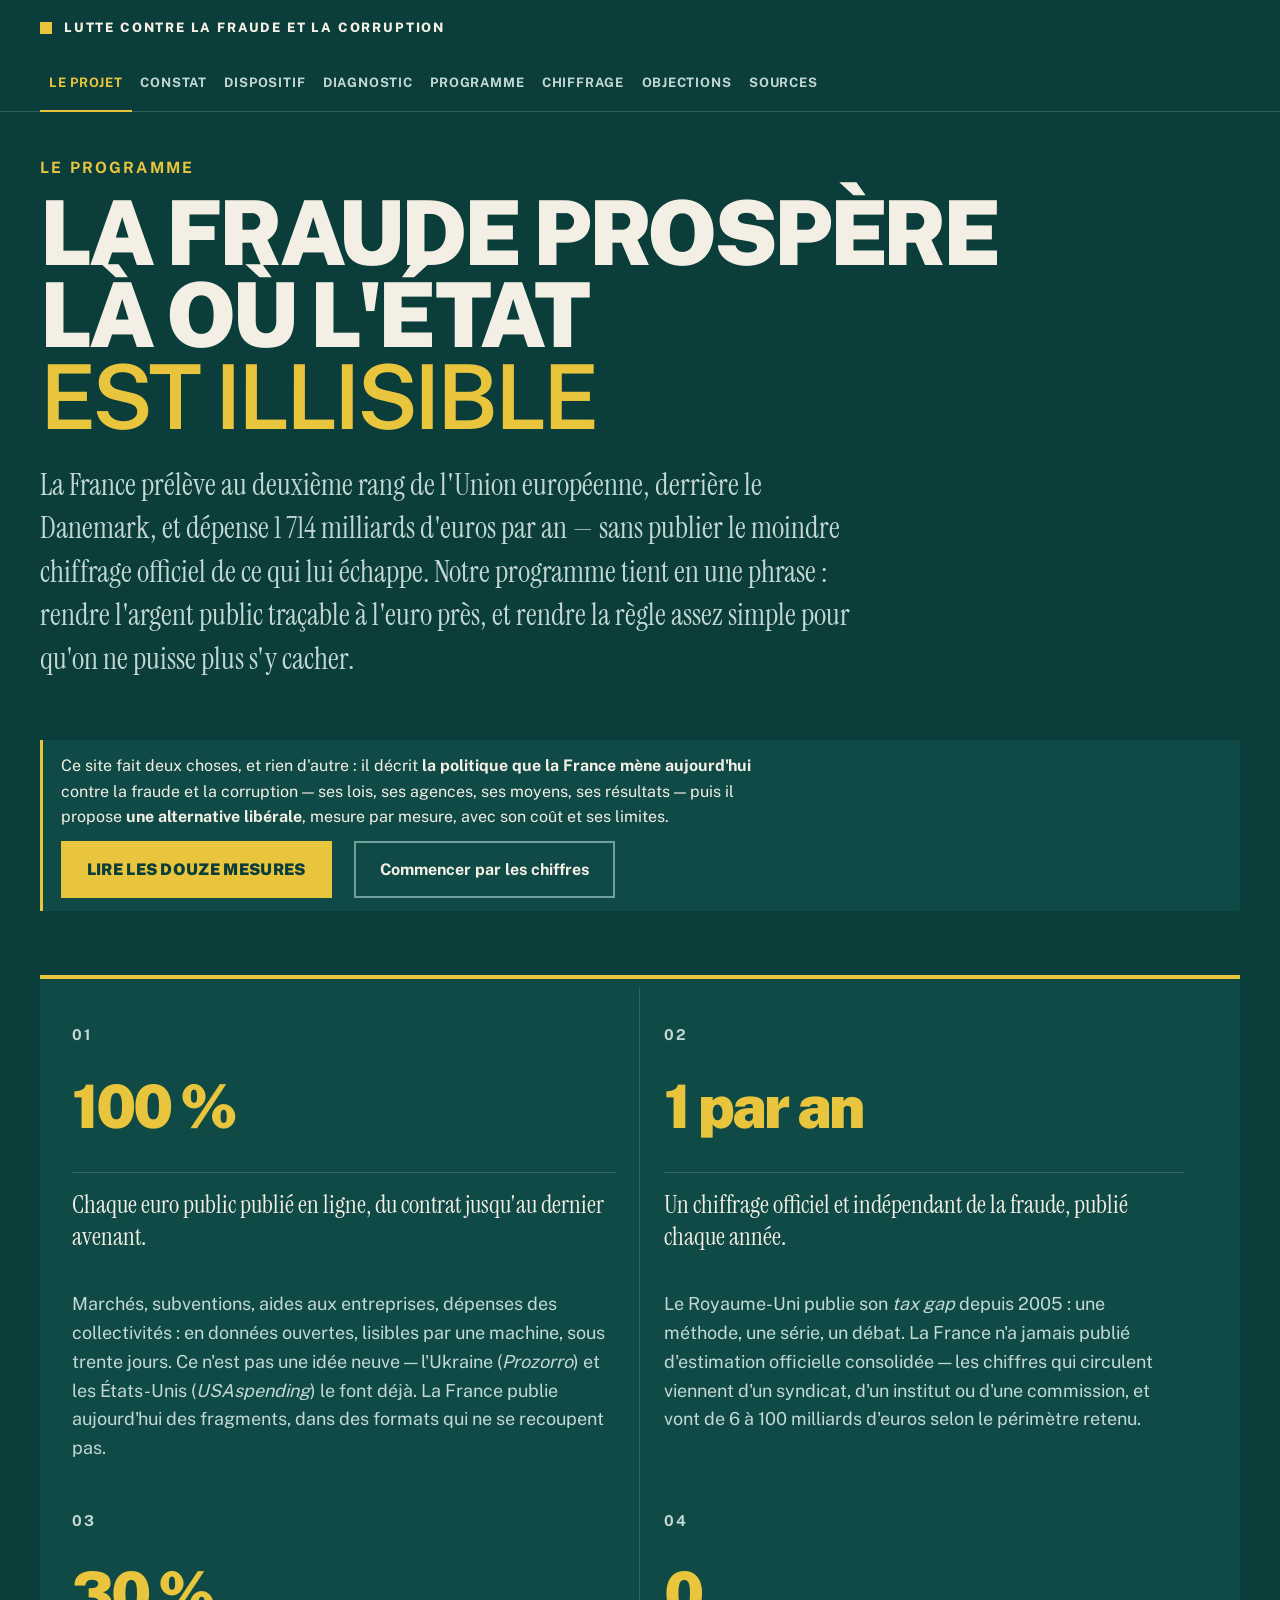
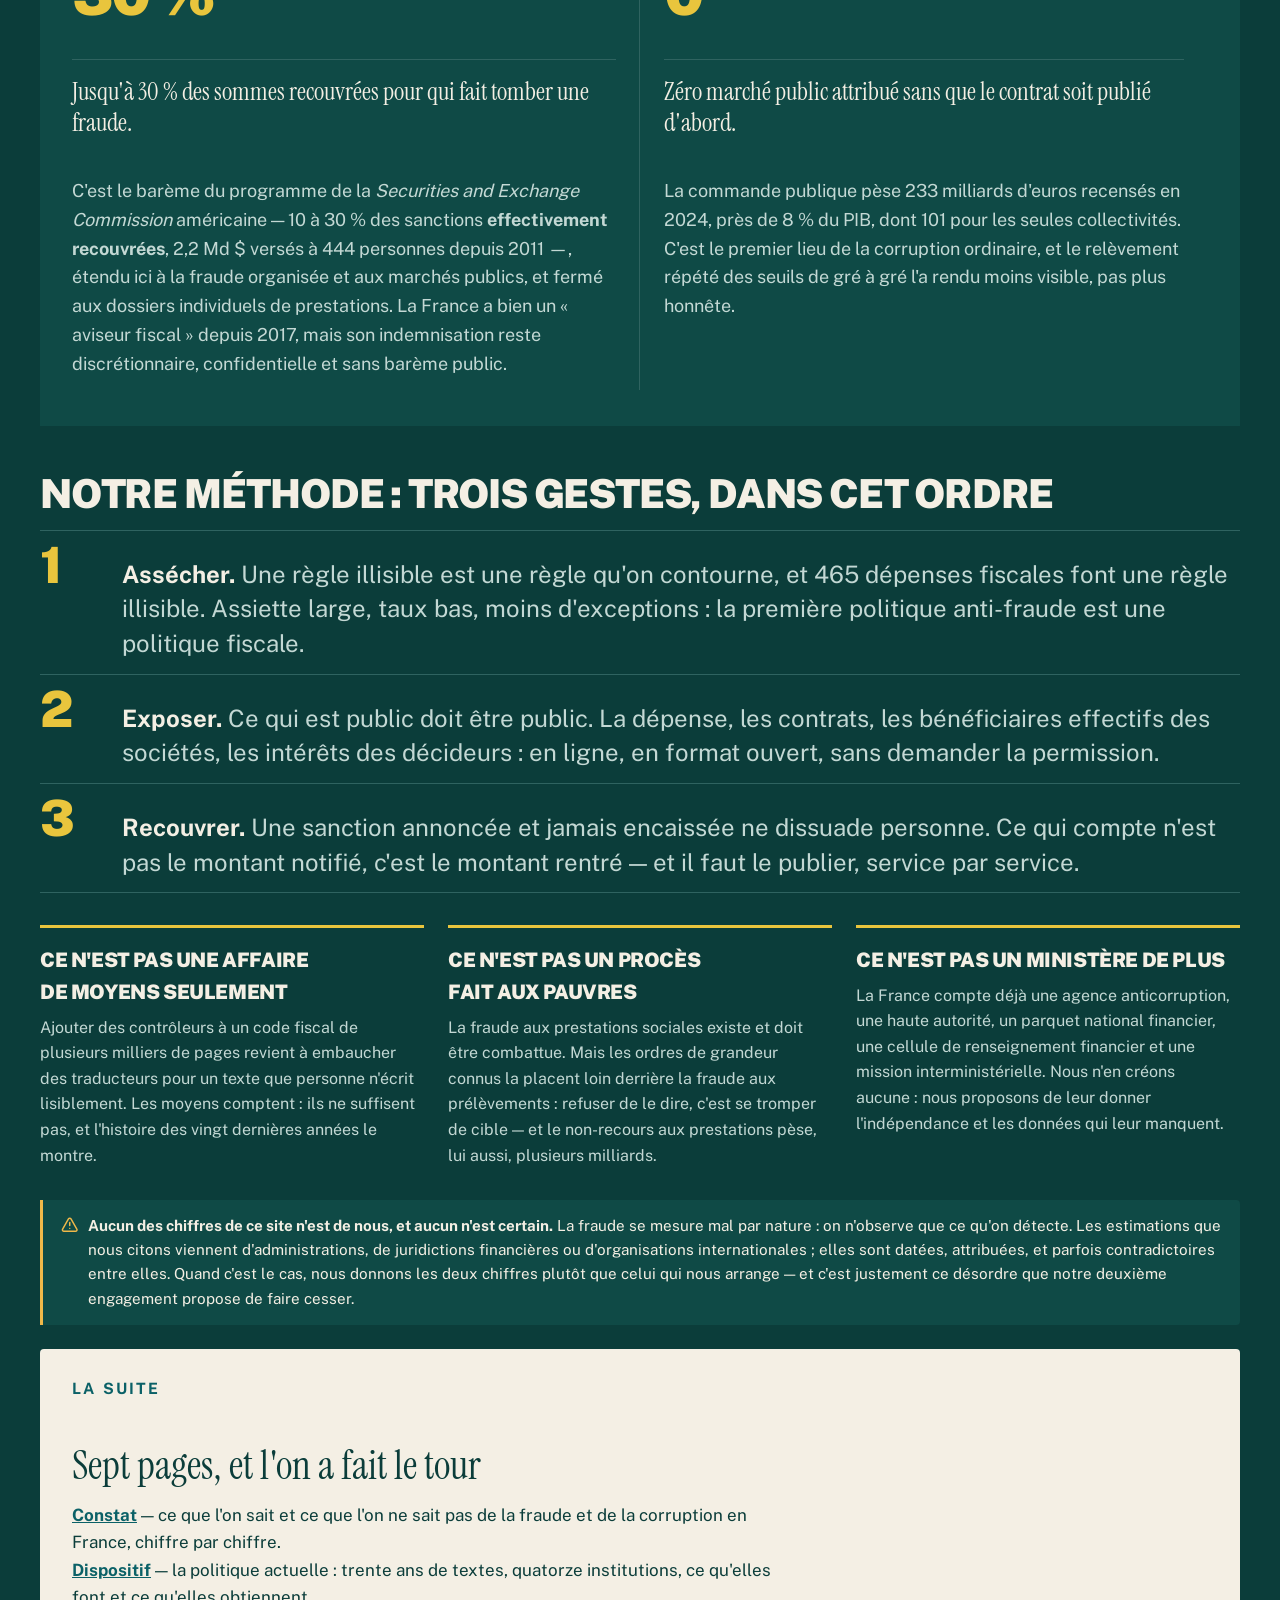
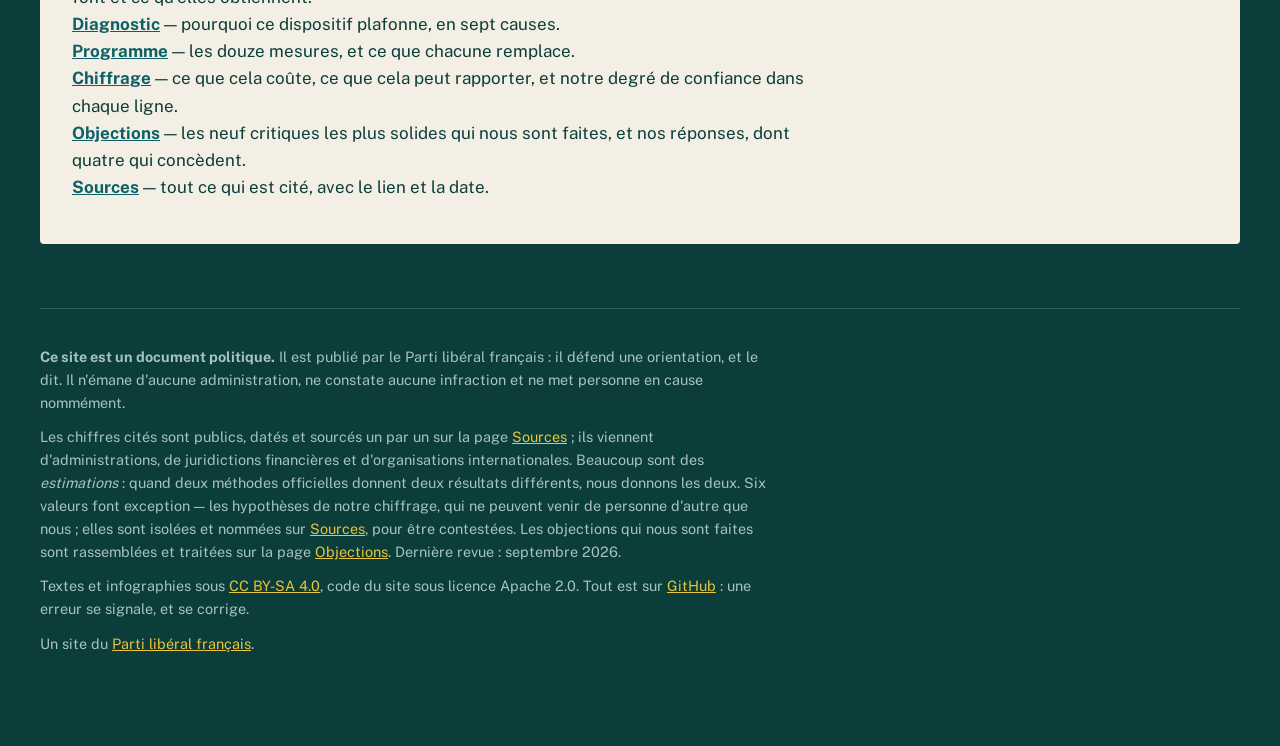
<file: index.html>
<!doctype html>
<html lang="fr">
<head>
<meta charset="utf-8">
<meta name="viewport" content="width=device-width, initial-scale=1">
<meta name="theme-color" content="#0b3d3a">
<title>Lutte contre la fraude et la corruption — le programme du Parti libéral français</title>
<meta name="description" content="La politique française de lutte contre la fraude et la corruption, décrite et chiffrée, et l&#x27;alternative libérale que nous proposons : traçabilité intégrale de l&#x27;argent public, simplification fiscale, indépendance des poursuites.">
<link rel="icon" href="ressources/icone.svg" type="image/svg+xml">
<link rel="apple-touch-icon" href="ressources/icone.svg">
<link rel="stylesheet" href="ressources/style.css">
</head>
<body>
<a class="evitement" href="#contenu">Aller au contenu</a>
<header class="bandeau"><div class="interieur">
  <p class="nom"><a href="index.html"><span>Lutte contre la fraude et la corruption</span></a></p>
  <nav aria-label="Navigation principale"><span class="groupe"><span class="etiquette">Le projet</span><span class="liens"><a href="index.html" aria-current="page">Le projet</a></span></span><span class="groupe"><span class="etiquette">Ce qui est</span><span class="liens"><a href="constat.html">Constat</a><a href="dispositif.html">Dispositif</a><a href="diagnostic.html">Diagnostic</a></span></span><span class="groupe"><span class="etiquette">Ce que nous proposons</span><span class="liens"><a href="programme.html">Programme</a><a href="chiffrage.html">Chiffrage</a><a href="objections.html">Objections</a></span></span><span class="groupe"><span class="etiquette">La confiance</span><span class="liens"><a href="sources.html">Sources</a></span></span></nav>
</div></header>
<main id="contenu" tabindex="-1">
<div class="affiche"><p class="surtitre">Le programme</p><h1>La fraude prospère<br>là où l'État<br><span class="cle-texte">est illisible</span></h1><p class="chapeau">La France prélève au deuxième rang de l'Union européenne, derrière le Danemark, et dépense 1&nbsp;714&nbsp;milliards d'euros par an — sans publier le moindre chiffrage officiel de ce qui lui échappe. Notre programme tient en une phrase&nbsp;: rendre l'argent public traçable à l'euro près, et rendre la règle assez simple pour qu'on ne puisse plus s'y cacher.</p></div>
<div class="note entree">
  <p>Ce site fait deux choses, et rien d'autre&nbsp;: il décrit <b>la politique
  que la France mène aujourd'hui</b> contre la fraude et la corruption — ses
  lois, ses agences, ses moyens, ses résultats — puis il propose <b>une
  alternative libérale</b>, mesure par mesure, avec son coût et ses limites.</p>
  <p class="actions">
    <a class="bouton" href="programme.html">Lire les douze mesures</a>
    <a class="bouton second" href="constat.html">Commencer par les chiffres</a>
  </p>
</div>
<section class="engagements" aria-label="Nos quatre engagements"><div class="grille"><div class="engagement"><p class="rang">01</p><p class="chiffre">100 %</p><p class="promesse">Chaque euro public publié en ligne, du contrat jusqu'au dernier avenant.</p><p class="detail">Marchés, subventions, aides aux entreprises, dépenses des collectivités&nbsp;: en données ouvertes, lisibles par une machine, sous trente jours. Ce n'est pas une idée neuve — l'Ukraine (<i>Prozorro</i>) et les États-Unis (<i>USAspending</i>) le font déjà. La France publie aujourd'hui des fragments, dans des formats qui ne se recoupent pas.</p></div><div class="engagement"><p class="rang">02</p><p class="chiffre">1 par an</p><p class="promesse">Un chiffrage officiel et indépendant de la fraude, publié chaque année.</p><p class="detail">Le Royaume-Uni publie son <i>tax gap</i> depuis 2005&nbsp;: une méthode, une série, un débat. La France n'a jamais publié d'estimation officielle consolidée — les chiffres qui circulent viennent d'un syndicat, d'un institut ou d'une commission, et vont de 6 à 100&nbsp;milliards d'euros selon le périmètre retenu.</p></div><div class="engagement"><p class="rang">03</p><p class="chiffre">30 %</p><p class="promesse">Jusqu'à 30&nbsp;% des sommes recouvrées pour qui fait tomber une fraude.</p><p class="detail">C'est le barème du programme de la <i>Securities and Exchange Commission</i> américaine — 10 à 30&nbsp;% des sanctions <b>effectivement recouvrées</b>, 2,2&nbsp;Md&nbsp;$ versés à 444 personnes depuis 2011 —, étendu ici à la fraude organisée et aux marchés publics, et fermé aux dossiers individuels de prestations. La France a bien un « aviseur fiscal » depuis 2017, mais son indemnisation reste discrétionnaire, confidentielle et sans barème public.</p></div><div class="engagement"><p class="rang">04</p><p class="chiffre">0</p><p class="promesse">Zéro marché public attribué sans que le contrat soit publié d'abord.</p><p class="detail">La commande publique pèse 233&nbsp;milliards d'euros recensés en 2024, près de 8&nbsp;% du PIB, dont 101 pour les seules collectivités. C'est le premier lieu de la corruption ordinaire, et le relèvement répété des seuils de gré à gré l'a rendu moins visible, pas plus honnête.</p></div></div></section><h2>Notre méthode&nbsp;: trois gestes, dans cet ordre</h2><ol class="gestes"><li><span class="rang">1</span><span><strong>Assécher.</strong> Une règle illisible est une règle qu'on contourne, et 465 dépenses fiscales font une règle illisible. Assiette large, taux bas, moins d'exceptions&nbsp;: la première politique anti-fraude est une politique fiscale.</span></li><li><span class="rang">2</span><span><strong>Exposer.</strong> Ce qui est public doit être public. La dépense, les contrats, les bénéficiaires effectifs des sociétés, les intérêts des décideurs&nbsp;: en ligne, en format ouvert, sans demander la permission.</span></li><li><span class="rang">3</span><span><strong>Recouvrer.</strong> Une sanction annoncée et jamais encaissée ne dissuade personne. Ce qui compte n'est pas le montant notifié, c'est le montant rentré — et il faut le publier, service par service.</span></li></ol><div class="points"><div class="point"><h3>Ce n&#x27;est pas une affaire de moyens seulement</h3><p>Ajouter des contrôleurs à un code fiscal de plusieurs milliers de pages revient à embaucher des traducteurs pour un texte que personne n'écrit lisiblement. Les moyens comptent&nbsp;: ils ne suffisent pas, et l'histoire des vingt dernières années le montre.</p></div><div class="point"><h3>Ce n&#x27;est pas un procès fait aux pauvres</h3><p>La fraude aux prestations sociales existe et doit être combattue. Mais les ordres de grandeur connus la placent loin derrière la fraude aux prélèvements&nbsp;: refuser de le dire, c'est se tromper de cible — et le non-recours aux prestations pèse, lui aussi, plusieurs milliards.</p></div><div class="point"><h3>Ce n&#x27;est pas un ministère de plus</h3><p>La France compte déjà une agence anticorruption, une haute autorité, un parquet national financier, une cellule de renseignement financier et une mission interministérielle. Nous n'en créons aucune&nbsp;: nous proposons de leur donner l'indépendance et les données qui leur manquent.</p></div></div><div class="note avertissement"><svg class="icone" viewBox="0 0 24 24" fill="none" stroke="currentColor" stroke-width="2" stroke-linecap="round" stroke-linejoin="round" role="img" aria-label="Attention"><path d="m21.73 18-8-14a2 2 0 0 0-3.48 0l-8 14A2 2 0 0 0 4 21h16a2 2 0 0 0 1.73-3" /><path d="M12 9v4" /><path d="M12 17h.01" /></svg><div><b>Aucun des chiffres de ce site n'est de nous, et aucun n'est certain.</b> La fraude se mesure mal par nature&nbsp;: on n'observe que ce qu'on détecte. Les estimations que nous citons viennent d'administrations, de juridictions financières ou d'organisations internationales ; elles sont datées, attribuées, et parfois contradictoires entre elles. Quand c'est le cas, nous donnons les deux chiffres plutôt que celui qui nous arrange — et c'est justement ce désordre que notre deuxième engagement propose de faire cesser.</div></div>
<div class="creme">
  <p class="surtitre">La suite</p>
  <h2 class="serif" style="text-transform:none">Sept pages, et l'on a fait le tour</h2>
  <p><a href="constat.html"><b>Constat</b></a> — ce que l'on sait et ce que
  l'on ne sait pas de la fraude et de la corruption en France, chiffre par
  chiffre.<br>
  <a href="dispositif.html"><b>Dispositif</b></a> — la politique actuelle&nbsp;:
  trente ans de textes, quatorze institutions, ce qu'elles font et ce
  qu'elles obtiennent.<br>
  <a href="diagnostic.html"><b>Diagnostic</b></a> — pourquoi ce dispositif
  plafonne, en sept causes.<br>
  <a href="programme.html"><b>Programme</b></a> — les douze mesures, et ce
  que chacune remplace.<br>
  <a href="chiffrage.html"><b>Chiffrage</b></a> — ce que cela coûte, ce que
  cela peut rapporter, et notre degré de confiance dans chaque ligne.<br>
  <a href="objections.html"><b>Objections</b></a> — les neuf critiques les plus
  solides qui nous sont faites, et nos réponses, dont quatre qui concèdent.<br>
  <a href="sources.html"><b>Sources</b></a> — tout ce qui est cité, avec le
  lien et la date.</p>
</div>

</main>
<footer>
  <p><strong>Ce site est un document politique.</strong> Il est publié par le
  Parti libéral français : il défend une orientation, et le dit. Il n'émane
  d'aucune administration, ne constate aucune infraction et ne met personne en
  cause nommément.</p>
  <p>Les chiffres cités sont publics, datés et sourcés un par un sur la page
  <a href="sources.html">Sources</a> ; ils viennent d'administrations, de
  juridictions financières et d'organisations internationales. Beaucoup sont
  des <em>estimations</em> : quand deux méthodes officielles donnent deux
  résultats différents, nous donnons les deux. Six valeurs font exception — les
  hypothèses de notre chiffrage, qui ne peuvent venir de personne d'autre que
  nous ; elles sont isolées et nommées sur
  <a href="sources.html#hypotheses">Sources</a>, pour être contestées. Les objections qui nous sont faites sont rassemblées et traitées sur
  la page <a href="objections.html">Objections</a>. Dernière
  revue&nbsp;: septembre 2026.</p>
  <p>Textes et infographies sous
  <a href="https://creativecommons.org/licenses/by-sa/4.0/deed.fr">CC&nbsp;BY-SA&nbsp;4.0</a>,
  code du site sous licence Apache&nbsp;2.0. Tout est sur
  <a href="https://github.com/g-pliberal/Lutte-contre-la-fraude-et-la-corruption">GitHub</a> : une erreur se signale, et se corrige.</p>
  <p>Un site du
  <a href="https://partiliberalfrancais.fr/">Parti libéral français</a>.</p>
</footer>
</body>
</html>
</file>
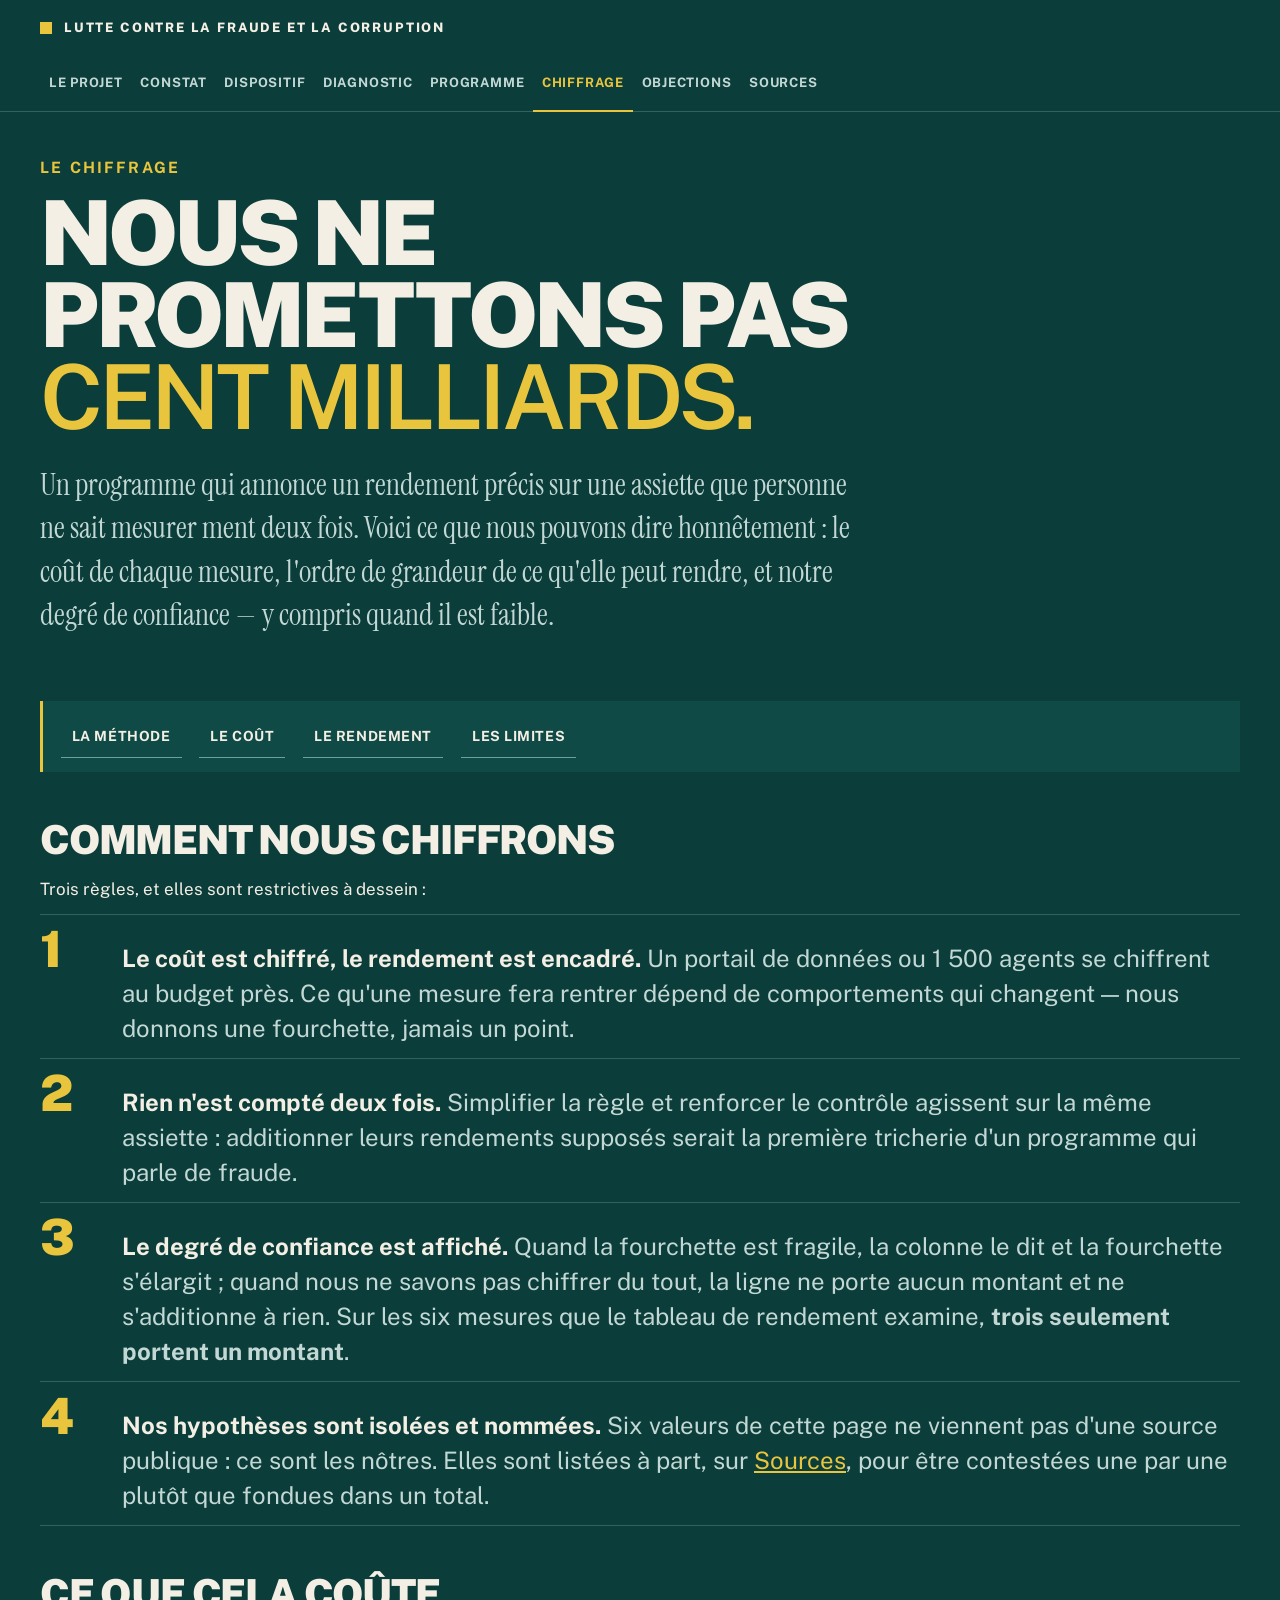
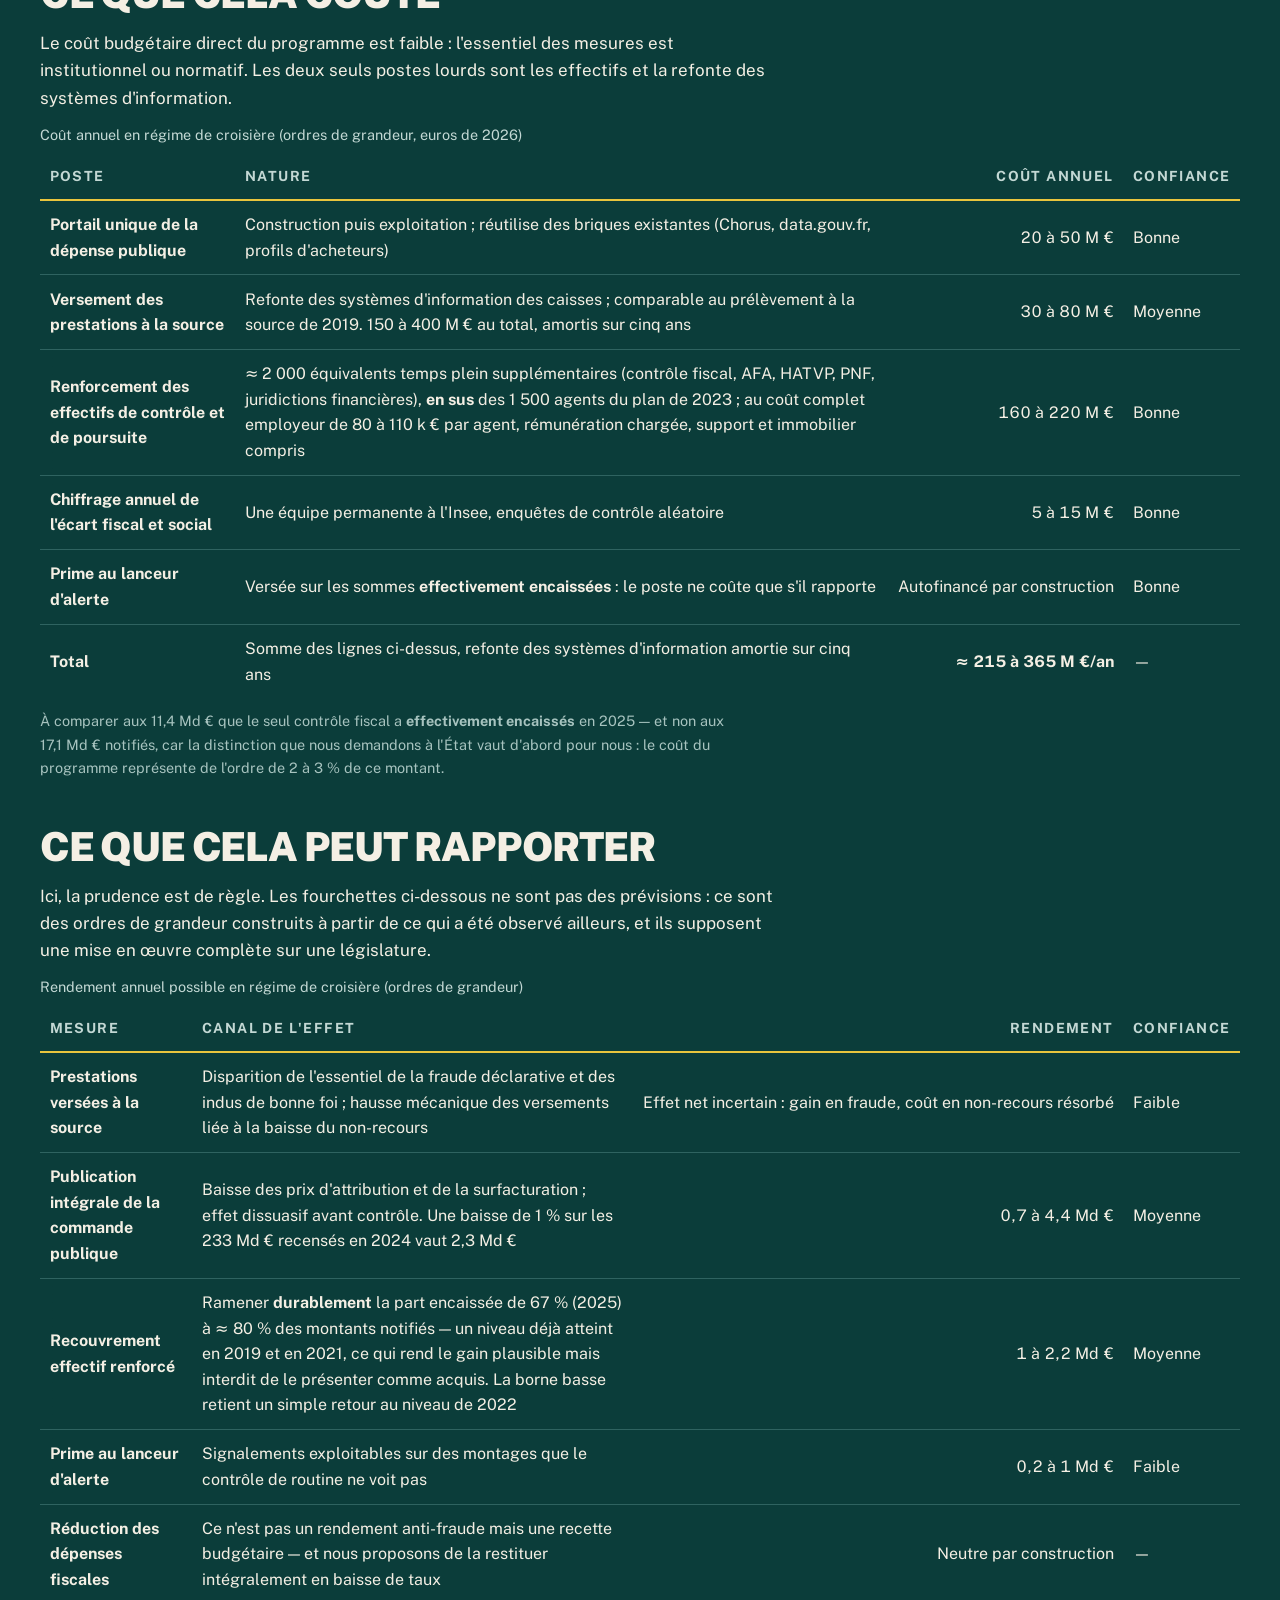
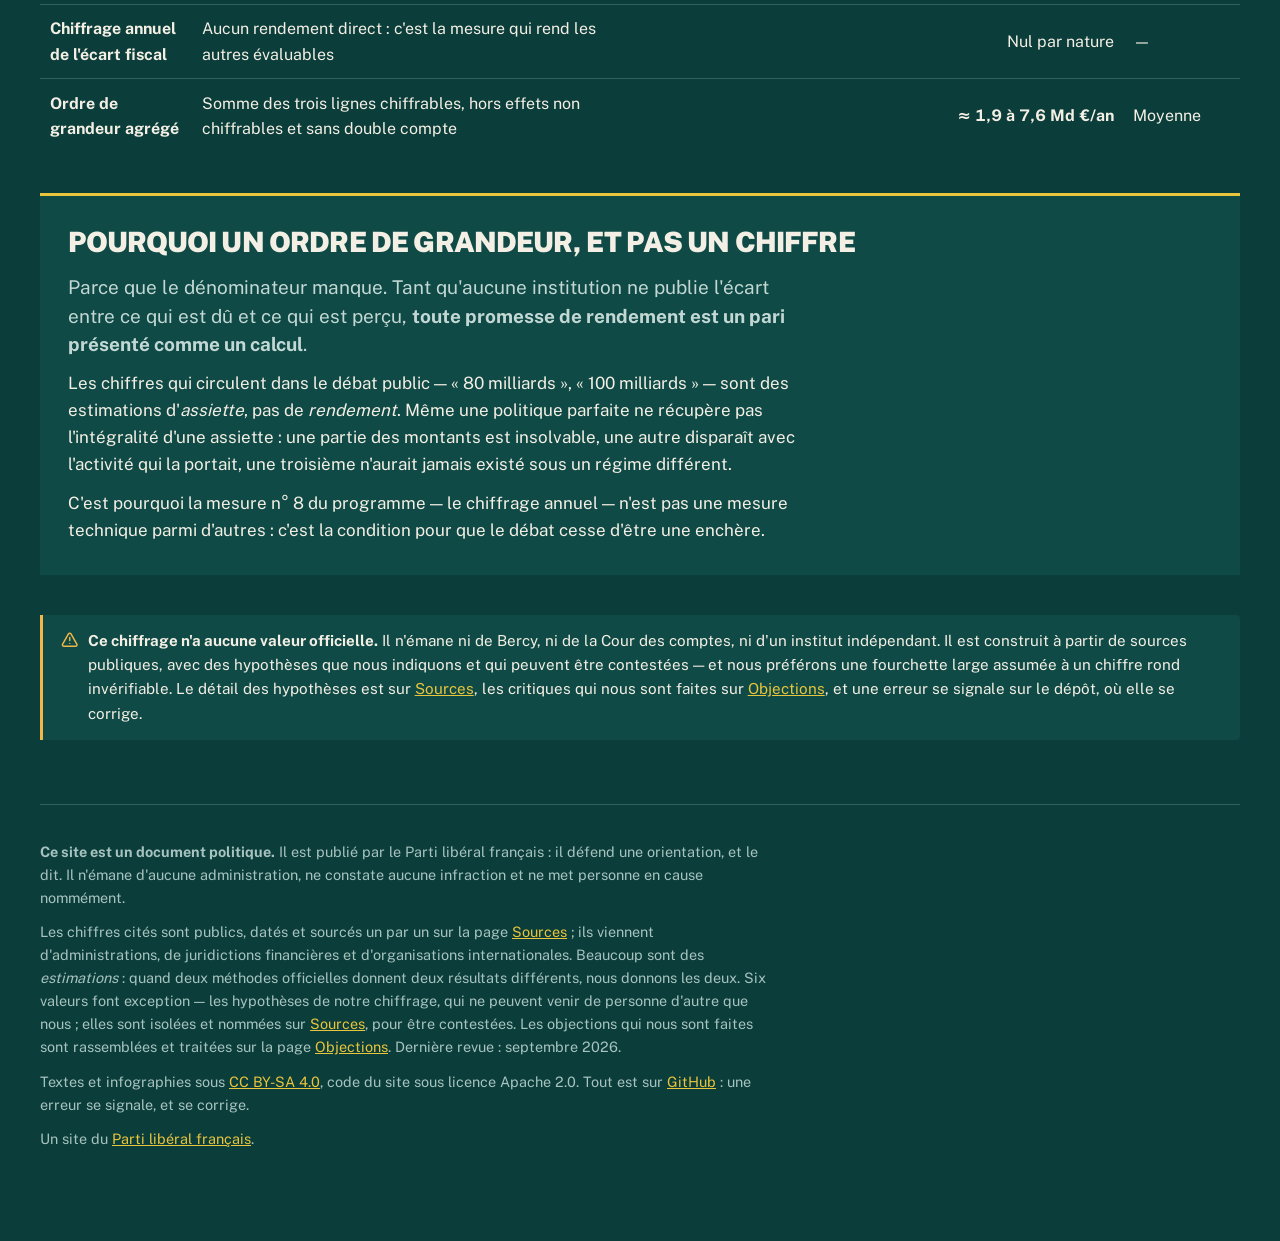
<file: chiffrage.html>
<!doctype html>
<html lang="fr">
<head>
<meta charset="utf-8">
<meta name="viewport" content="width=device-width, initial-scale=1">
<meta name="theme-color" content="#0b3d3a">
<title>Chiffrage — ce que coûte et ce que peut rapporter le programme</title>
<meta name="description" content="Le coût annuel et le rendement possible de chacune des douze mesures, avec le degré de confiance associé — et les raisons pour lesquelles nous refusons d&#x27;annoncer un chiffre unique.">
<link rel="icon" href="ressources/icone.svg" type="image/svg+xml">
<link rel="apple-touch-icon" href="ressources/icone.svg">
<link rel="stylesheet" href="ressources/style.css">
</head>
<body>
<a class="evitement" href="#contenu">Aller au contenu</a>
<header class="bandeau"><div class="interieur">
  <p class="nom"><a href="index.html"><span>Lutte contre la fraude et la corruption</span></a></p>
  <nav aria-label="Navigation principale"><span class="groupe"><span class="etiquette">Le projet</span><span class="liens"><a href="index.html">Le projet</a></span></span><span class="groupe"><span class="etiquette">Ce qui est</span><span class="liens"><a href="constat.html">Constat</a><a href="dispositif.html">Dispositif</a><a href="diagnostic.html">Diagnostic</a></span></span><span class="groupe"><span class="etiquette">Ce que nous proposons</span><span class="liens"><a href="programme.html">Programme</a><a href="chiffrage.html" aria-current="page">Chiffrage</a><a href="objections.html">Objections</a></span></span><span class="groupe"><span class="etiquette">La confiance</span><span class="liens"><a href="sources.html">Sources</a></span></span></nav>
</div></header>
<main id="contenu" tabindex="-1">
<div class="affiche"><p class="surtitre">Le chiffrage</p><h1>Nous ne promettons pas<br><span class="cle-texte">cent milliards.</span></h1><p class="chapeau">Un programme qui annonce un rendement précis sur une assiette que personne ne sait mesurer ment deux fois. Voici ce que nous pouvons dire honnêtement&nbsp;: le coût de chaque mesure, l'ordre de grandeur de ce qu'elle peut rendre, et notre degré de confiance — y compris quand il est faible.</p></div><nav class="plan" aria-label="Dans cette page"><p class="etiquette">Dans cette page</p><ol><li><a href="#methode">La méthode</a></li><li><a href="#cout">Le coût</a></li><li><a href="#rendement">Le rendement</a></li><li><a href="#limites">Les limites</a></li></ol></nav><h2 id="methode" tabindex="-1">Comment nous chiffrons</h2>
<p>Trois règles, et elles sont restrictives à dessein&nbsp;:</p>
<ol class="gestes"><li><span class="rang">1</span><span><strong>Le coût est chiffré, le rendement est encadré.</strong> Un portail de données ou 1&nbsp;500 agents se chiffrent au budget près. Ce qu'une mesure fera rentrer dépend de comportements qui changent — nous donnons une fourchette, jamais un point.</span></li><li><span class="rang">2</span><span><strong>Rien n'est compté deux fois.</strong> Simplifier la règle et renforcer le contrôle agissent sur la même assiette&nbsp;: additionner leurs rendements supposés serait la première tricherie d'un programme qui parle de fraude.</span></li><li><span class="rang">3</span><span><strong>Le degré de confiance est affiché.</strong> Quand la fourchette est fragile, la colonne le dit et la fourchette s'élargit&nbsp;; quand nous ne savons pas chiffrer du tout, la ligne ne porte aucun montant et ne s'additionne à rien. Sur les six mesures que le tableau de rendement examine, <b>trois seulement portent un montant</b>.</span></li><li><span class="rang">4</span><span><strong>Nos hypothèses sont isolées et nommées.</strong> Six valeurs de cette page ne viennent pas d'une source publique&nbsp;: ce sont les nôtres. Elles sont listées à part, sur <a href="sources.html#hypotheses">Sources</a>, pour être contestées une par une plutôt que fondues dans un total.</span></li></ol><h2 id="cout" tabindex="-1">Ce que cela coûte</h2>
<p>Le coût budgétaire direct du programme est faible&nbsp;: l'essentiel des
mesures est institutionnel ou normatif. Les deux seuls postes lourds sont les
effectifs et la refonte des systèmes d'information.</p>
<div class="defilant" tabindex="0" role="region" aria-label="Coût annuel en régime de croisière (ordres de grandeur, euros de 2026)"><table><caption><span>Coût annuel en régime de croisière (ordres de grandeur, euros de 2026)</span></caption><thead><tr><th scope="col" class="texte">Poste</th><th scope="col" class="long">Nature</th><th scope="col" class="nombre">Coût annuel</th><th scope="col" class="texte">Confiance</th></tr></thead><tbody><tr><th scope="row" class="texte">Portail unique de la dépense publique</th><td class="long">Construction puis exploitation&nbsp;; réutilise des briques existantes (Chorus, data.gouv.fr, profils d'acheteurs)</td><td class="nombre">20 à 50 M&nbsp;€</td><td class="texte">Bonne</td></tr><tr><th scope="row" class="texte">Versement des prestations à la source</th><td class="long">Refonte des systèmes d'information des caisses&nbsp;; comparable au prélèvement à la source de 2019. 150 à 400&nbsp;M&nbsp;€ au total, amortis sur cinq ans</td><td class="nombre">30 à 80 M&nbsp;€</td><td class="texte">Moyenne</td></tr><tr><th scope="row" class="texte">Renforcement des effectifs de contrôle et de poursuite</th><td class="long">≈ 2&nbsp;000 équivalents temps plein supplémentaires (contrôle fiscal, AFA, HATVP, PNF, juridictions financières), <b>en sus</b> des 1&nbsp;500 agents du plan de 2023&nbsp;; au coût complet employeur de 80 à 110&nbsp;k&nbsp;€ par agent, rémunération chargée, support et immobilier compris</td><td class="nombre">160 à 220 M&nbsp;€</td><td class="texte">Bonne</td></tr><tr><th scope="row" class="texte">Chiffrage annuel de l'écart fiscal et social</th><td class="long">Une équipe permanente à l'Insee, enquêtes de contrôle aléatoire</td><td class="nombre">5 à 15 M&nbsp;€</td><td class="texte">Bonne</td></tr><tr><th scope="row" class="texte">Prime au lanceur d'alerte</th><td class="long">Versée sur les sommes <b>effectivement encaissées</b>&nbsp;: le poste ne coûte que s'il rapporte</td><td class="nombre">Autofinancé par construction</td><td class="texte">Bonne</td></tr><tr><th scope="row" class="texte"><b>Total</b></th><td class="long">Somme des lignes ci-dessus, refonte des systèmes d'information amortie sur cinq ans</td><td class="nombre"><b>≈ 215 à 365 M&nbsp;€/an</b></td><td class="texte">—</td></tr></tbody></table></div>
<p class="discret">À comparer aux 11,4&nbsp;Md&nbsp;€ que le seul contrôle
fiscal a <b>effectivement encaissés</b> en 2025 — et non aux
17,1&nbsp;Md&nbsp;€ notifiés, car la distinction que nous demandons à l'État
vaut d'abord pour nous&nbsp;: le coût du programme représente de l'ordre de 2 à
3&nbsp;% de ce montant.</p>
<h2 id="rendement" tabindex="-1">Ce que cela peut rapporter</h2>
<p>Ici, la prudence est de règle. Les fourchettes ci-dessous ne sont pas des
prévisions&nbsp;: ce sont des ordres de grandeur construits à partir de ce qui a
été observé ailleurs, et ils supposent une mise en œuvre complète sur une
législature.</p>
<div class="defilant" tabindex="0" role="region" aria-label="Rendement annuel possible en régime de croisière (ordres de grandeur)"><table><caption><span>Rendement annuel possible en régime de croisière (ordres de grandeur)</span></caption><thead><tr><th scope="col" class="texte">Mesure</th><th scope="col" class="long">Canal de l&#x27;effet</th><th scope="col" class="nombre">Rendement</th><th scope="col" class="texte">Confiance</th></tr></thead><tbody><tr><th scope="row" class="texte">Prestations versées à la source</th><td class="long">Disparition de l'essentiel de la fraude déclarative et des indus de bonne foi&nbsp;; hausse mécanique des versements liée à la baisse du non-recours</td><td class="nombre">Effet net incertain&nbsp;: gain en fraude, coût en non-recours résorbé</td><td class="texte">Faible</td></tr><tr><th scope="row" class="texte">Publication intégrale de la commande publique</th><td class="long">Baisse des prix d'attribution et de la surfacturation&nbsp;; effet dissuasif avant contrôle. Une baisse de 1&nbsp;% sur les 233&nbsp;Md&nbsp;€ recensés en 2024 vaut 2,3&nbsp;Md&nbsp;€</td><td class="nombre">0,7 à 4,4 Md&nbsp;€</td><td class="texte">Moyenne</td></tr><tr><th scope="row" class="texte">Recouvrement effectif renforcé</th><td class="long">Ramener <b>durablement</b> la part encaissée de 67&nbsp;% (2025) à ≈ 80&nbsp;% des montants notifiés — un niveau déjà atteint en 2019 et en 2021, ce qui rend le gain plausible mais interdit de le présenter comme acquis. La borne basse retient un simple retour au niveau de 2022</td><td class="nombre">1 à 2,2 Md&nbsp;€</td><td class="texte">Moyenne</td></tr><tr><th scope="row" class="texte">Prime au lanceur d'alerte</th><td class="long">Signalements exploitables sur des montages que le contrôle de routine ne voit pas</td><td class="nombre">0,2 à 1 Md&nbsp;€</td><td class="texte">Faible</td></tr><tr><th scope="row" class="texte">Réduction des dépenses fiscales</th><td class="long">Ce n'est pas un rendement anti-fraude mais une recette budgétaire — et nous proposons de la restituer intégralement en baisse de taux</td><td class="nombre">Neutre par construction</td><td class="texte">—</td></tr><tr><th scope="row" class="texte">Chiffrage annuel de l'écart fiscal</th><td class="long">Aucun rendement direct&nbsp;: c'est la mesure qui rend les autres évaluables</td><td class="nombre">Nul par nature</td><td class="texte">—</td></tr><tr><th scope="row" class="texte"><b>Ordre de grandeur agrégé</b></th><td class="long">Somme des trois lignes chiffrables, hors effets non chiffrables et sans double compte</td><td class="nombre"><b>≈ 1,9 à 7,6 Md&nbsp;€/an</b></td><td class="texte">Moyenne</td></tr></tbody></table></div><section class="cle" id="limites" tabindex="-1"><h3>Pourquoi un ordre de grandeur, et pas un chiffre</h3><p class="reponse">Parce que le dénominateur manque. Tant qu'aucune institution ne publie l'écart entre ce qui est dû et ce qui est perçu, <b>toute promesse de rendement est un pari présenté comme un calcul</b>.</p><p>Les chiffres qui circulent dans le débat public — « 80 milliards », « 100 milliards » — sont des estimations d'<i>assiette</i>, pas de <i>rendement</i>. Même une politique parfaite ne récupère pas l'intégralité d'une assiette&nbsp;: une partie des montants est insolvable, une autre disparaît avec l'activité qui la portait, une troisième n'aurait jamais existé sous un régime différent.</p><p>C'est pourquoi la mesure n°&nbsp;8 du programme — le chiffrage annuel — n'est pas une mesure technique parmi d'autres&nbsp;: c'est la condition pour que le débat cesse d'être une enchère.</p></section><div class="note avertissement"><svg class="icone" viewBox="0 0 24 24" fill="none" stroke="currentColor" stroke-width="2" stroke-linecap="round" stroke-linejoin="round" role="img" aria-label="Attention"><path d="m21.73 18-8-14a2 2 0 0 0-3.48 0l-8 14A2 2 0 0 0 4 21h16a2 2 0 0 0 1.73-3" /><path d="M12 9v4" /><path d="M12 17h.01" /></svg><div><b>Ce chiffrage n'a aucune valeur officielle.</b> Il n'émane ni de Bercy, ni de la Cour des comptes, ni d'un institut indépendant. Il est construit à partir de sources publiques, avec des hypothèses que nous indiquons et qui peuvent être contestées — et nous préférons une fourchette large assumée à un chiffre rond invérifiable. Le détail des hypothèses est sur <a href="sources.html#hypotheses">Sources</a>, les critiques qui nous sont faites sur <a href="objections.html#maigre">Objections</a>, et une erreur se signale sur le dépôt, où elle se corrige.</div></div>
</main>
<footer>
  <p><strong>Ce site est un document politique.</strong> Il est publié par le
  Parti libéral français : il défend une orientation, et le dit. Il n'émane
  d'aucune administration, ne constate aucune infraction et ne met personne en
  cause nommément.</p>
  <p>Les chiffres cités sont publics, datés et sourcés un par un sur la page
  <a href="sources.html">Sources</a> ; ils viennent d'administrations, de
  juridictions financières et d'organisations internationales. Beaucoup sont
  des <em>estimations</em> : quand deux méthodes officielles donnent deux
  résultats différents, nous donnons les deux. Six valeurs font exception — les
  hypothèses de notre chiffrage, qui ne peuvent venir de personne d'autre que
  nous ; elles sont isolées et nommées sur
  <a href="sources.html#hypotheses">Sources</a>, pour être contestées. Les objections qui nous sont faites sont rassemblées et traitées sur
  la page <a href="objections.html">Objections</a>. Dernière
  revue&nbsp;: septembre 2026.</p>
  <p>Textes et infographies sous
  <a href="https://creativecommons.org/licenses/by-sa/4.0/deed.fr">CC&nbsp;BY-SA&nbsp;4.0</a>,
  code du site sous licence Apache&nbsp;2.0. Tout est sur
  <a href="https://github.com/g-pliberal/Lutte-contre-la-fraude-et-la-corruption">GitHub</a> : une erreur se signale, et se corrige.</p>
  <p>Un site du
  <a href="https://partiliberalfrancais.fr/">Parti libéral français</a>.</p>
</footer>
</body>
</html>
</file>
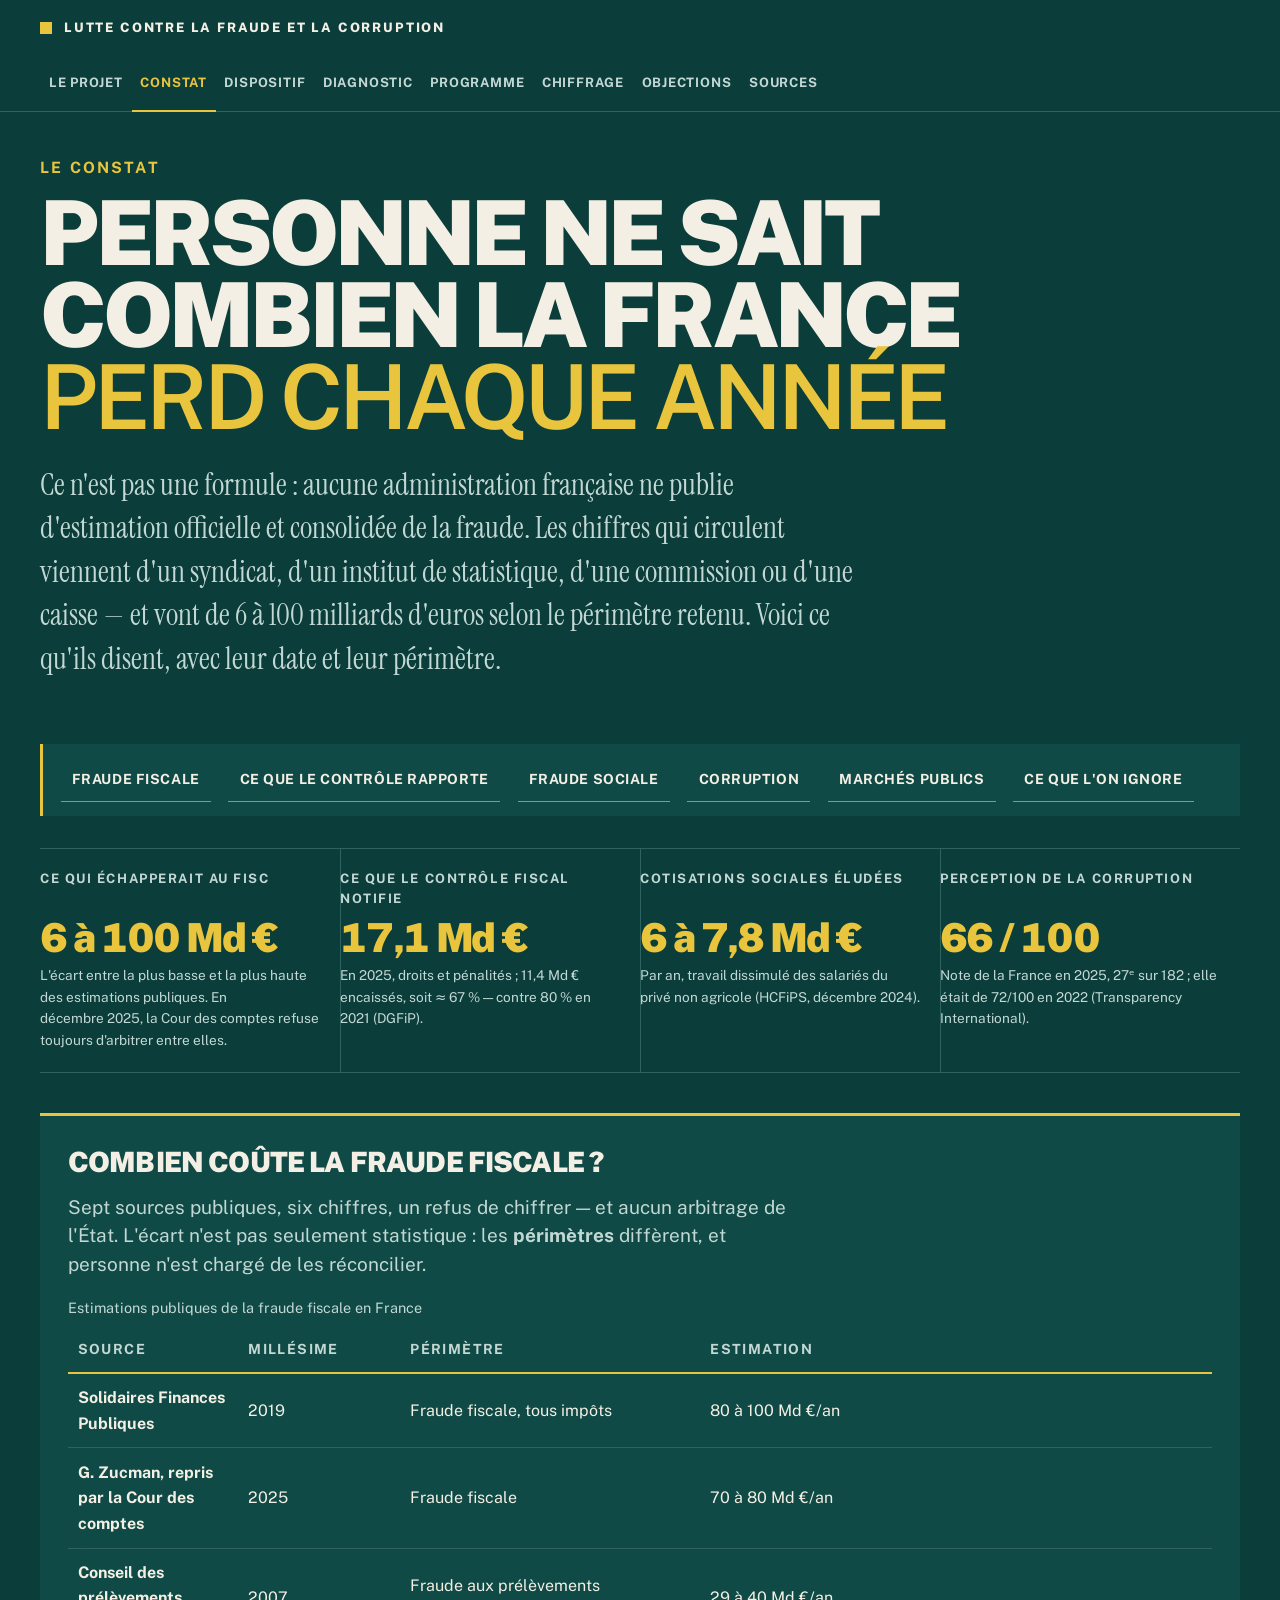
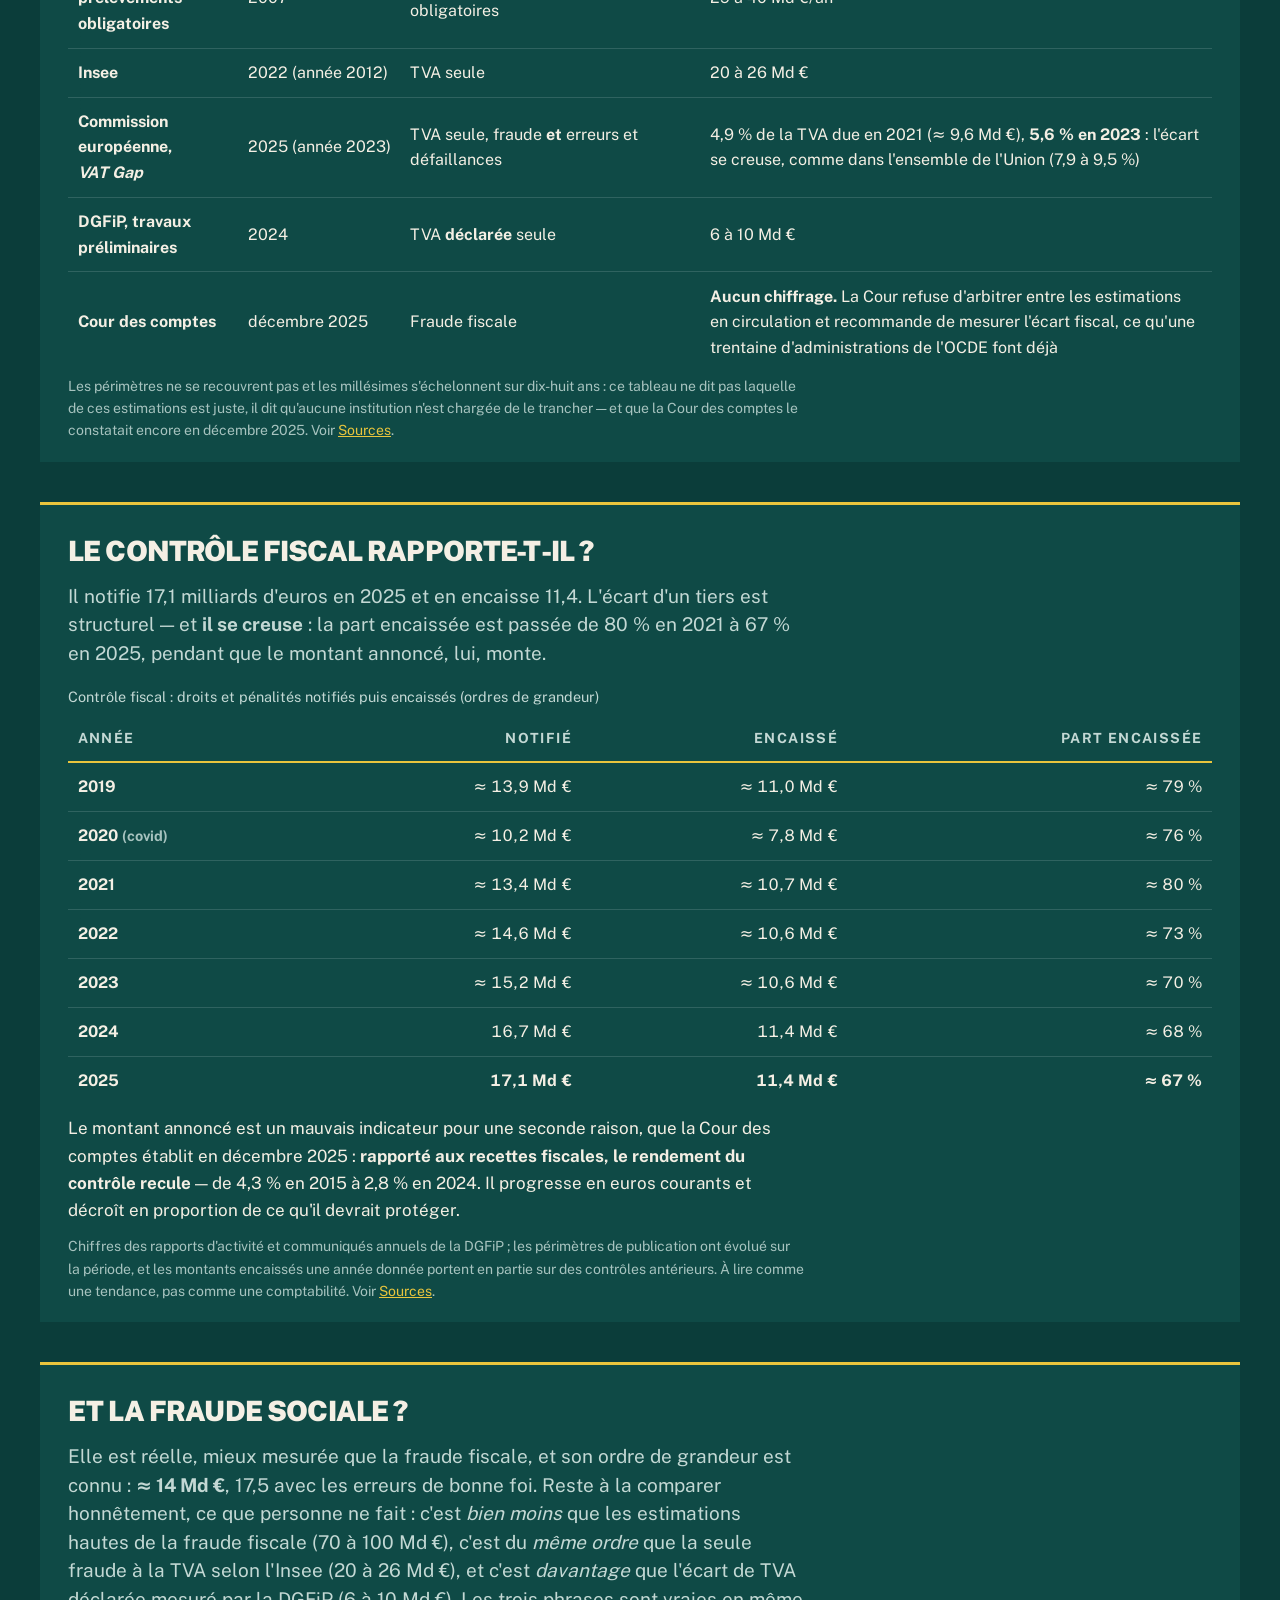
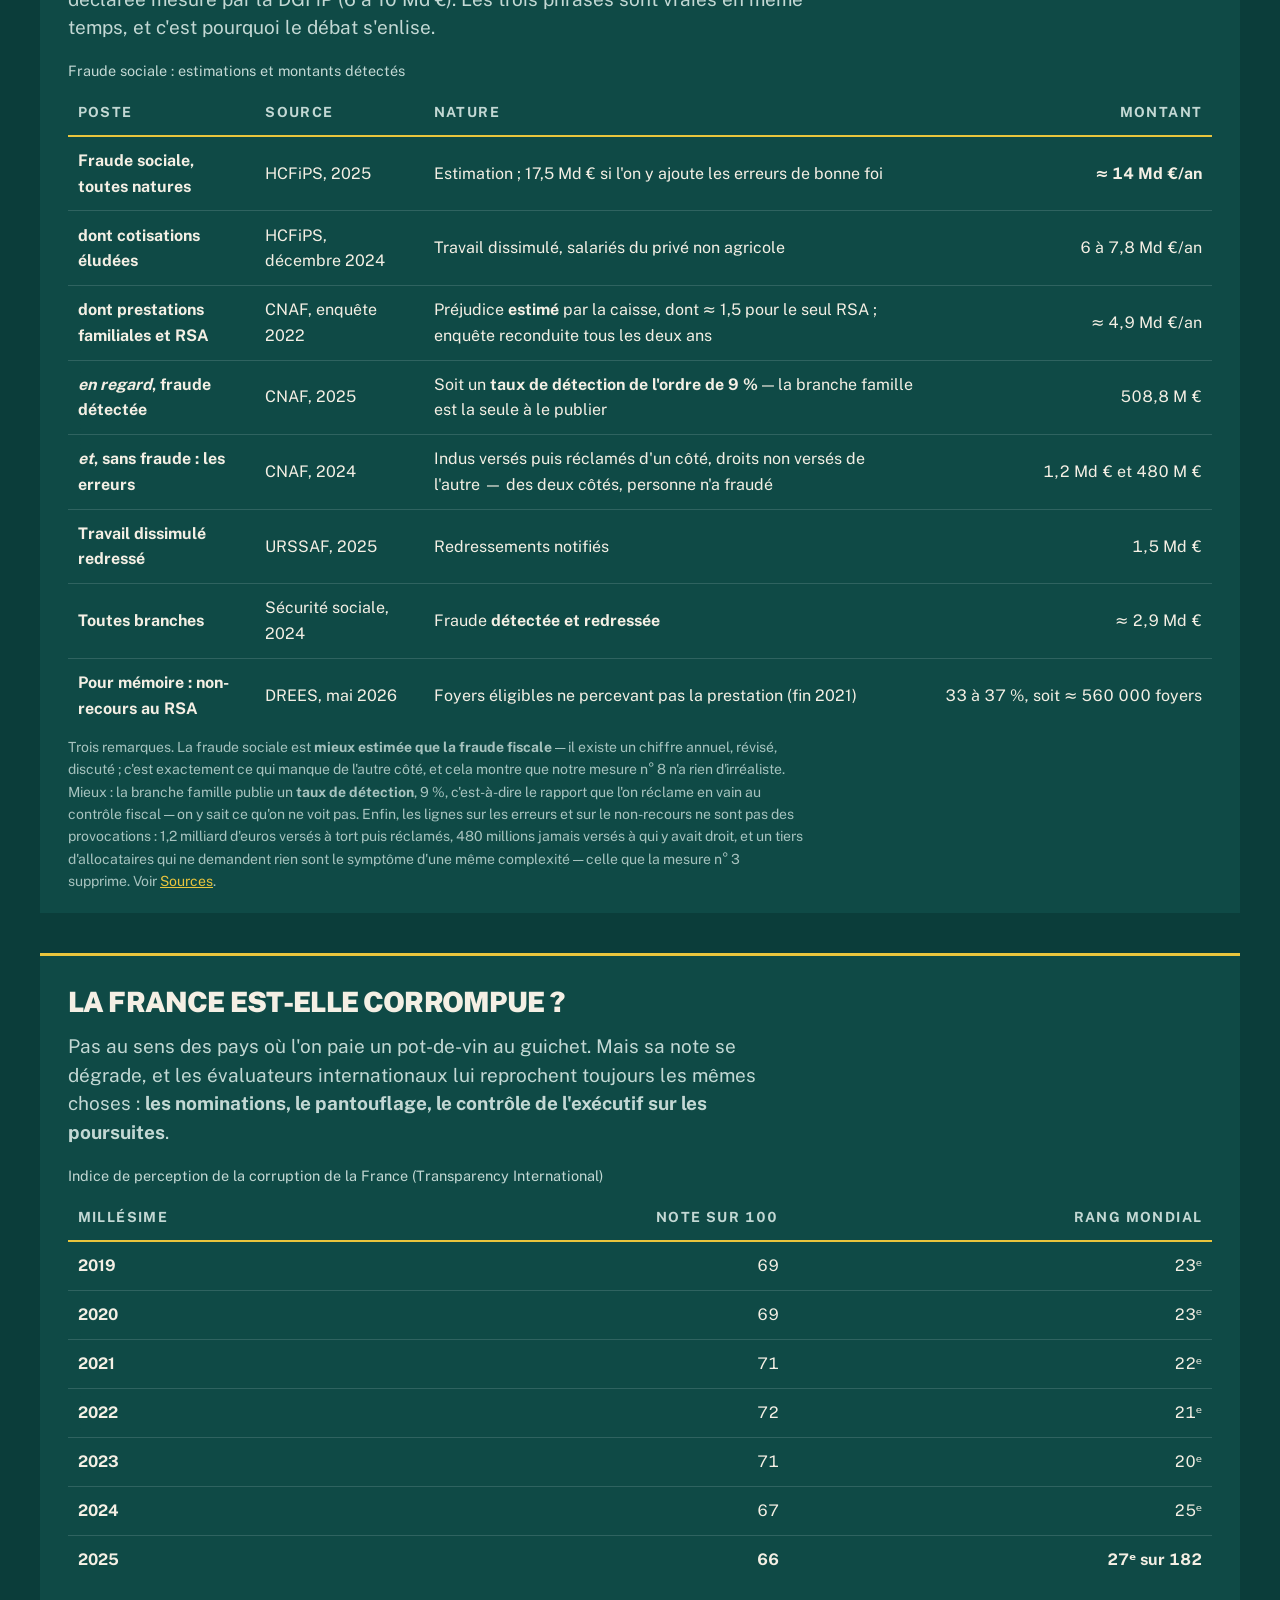
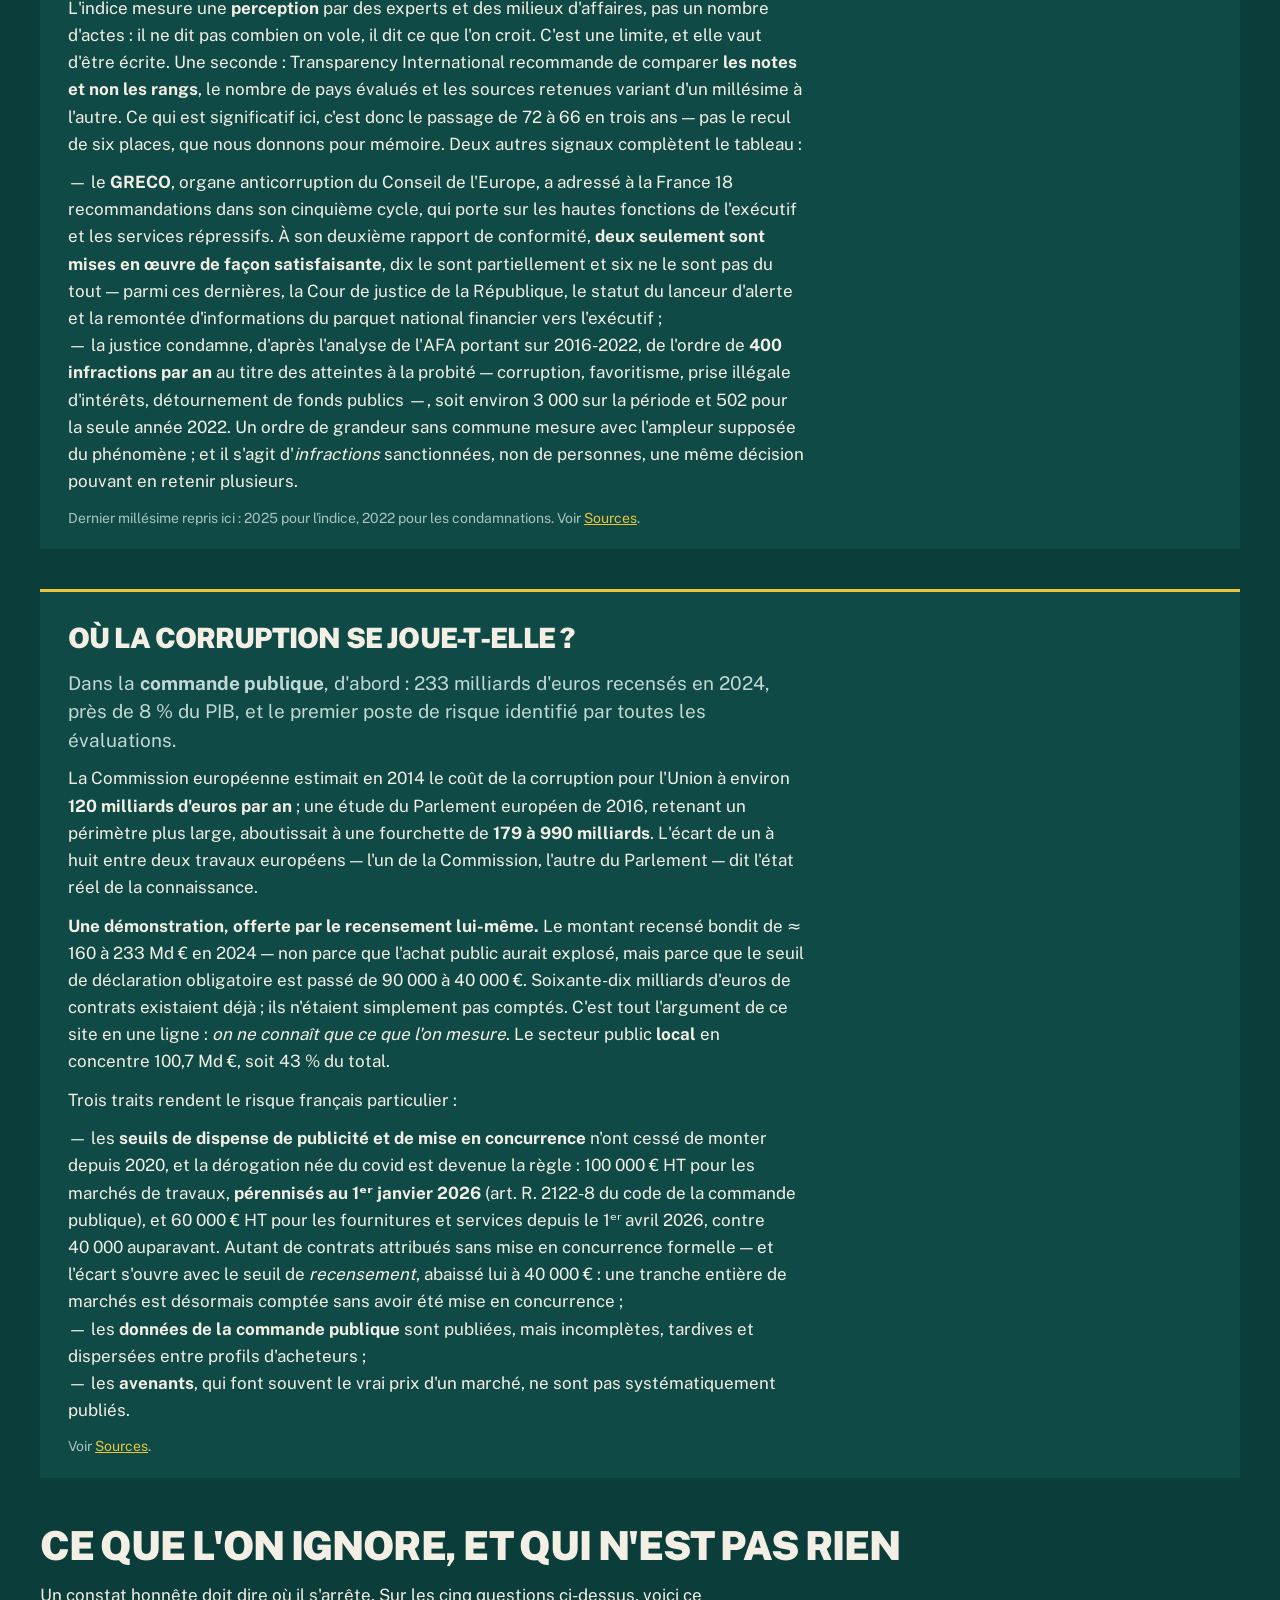
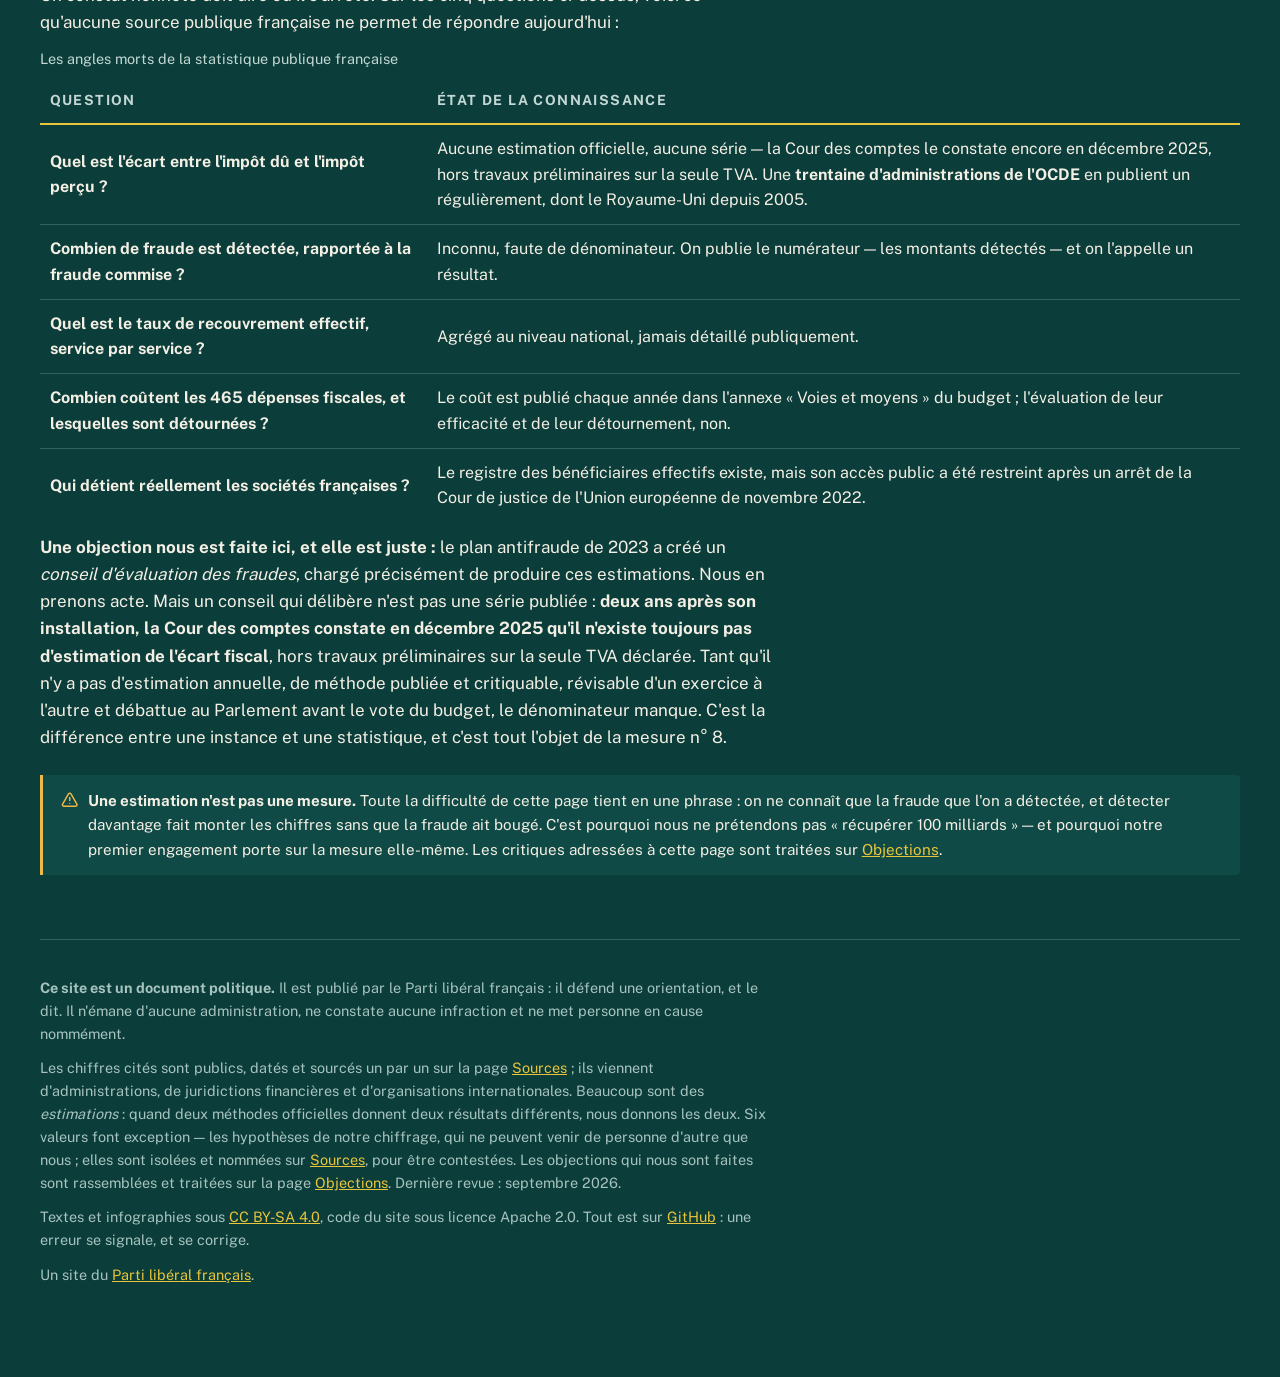
<file: constat.html>
<!doctype html>
<html lang="fr">
<head>
<meta charset="utf-8">
<meta name="viewport" content="width=device-width, initial-scale=1">
<meta name="theme-color" content="#0b3d3a">
<title>Constat — fraude et corruption en France, ce que disent les chiffres</title>
<meta name="description" content="Les estimations publiques de la fraude fiscale, sociale et de la corruption en France : leurs sources, leurs dates, leurs périmètres — et leurs contradictions.">
<link rel="icon" href="ressources/icone.svg" type="image/svg+xml">
<link rel="apple-touch-icon" href="ressources/icone.svg">
<link rel="stylesheet" href="ressources/style.css">
</head>
<body>
<a class="evitement" href="#contenu">Aller au contenu</a>
<header class="bandeau"><div class="interieur">
  <p class="nom"><a href="index.html"><span>Lutte contre la fraude et la corruption</span></a></p>
  <nav aria-label="Navigation principale"><span class="groupe"><span class="etiquette">Le projet</span><span class="liens"><a href="index.html">Le projet</a></span></span><span class="groupe"><span class="etiquette">Ce qui est</span><span class="liens"><a href="constat.html" aria-current="page">Constat</a><a href="dispositif.html">Dispositif</a><a href="diagnostic.html">Diagnostic</a></span></span><span class="groupe"><span class="etiquette">Ce que nous proposons</span><span class="liens"><a href="programme.html">Programme</a><a href="chiffrage.html">Chiffrage</a><a href="objections.html">Objections</a></span></span><span class="groupe"><span class="etiquette">La confiance</span><span class="liens"><a href="sources.html">Sources</a></span></span></nav>
</div></header>
<main id="contenu" tabindex="-1">
<div class="affiche"><p class="surtitre">Le constat</p><h1>Personne ne sait<br>combien la France<br><span class="cle-texte">perd chaque année</span></h1><p class="chapeau">Ce n'est pas une formule&nbsp;: aucune administration française ne publie d'estimation officielle et consolidée de la fraude. Les chiffres qui circulent viennent d'un syndicat, d'un institut de statistique, d'une commission ou d'une caisse — et vont de 6 à 100&nbsp;milliards d'euros selon le périmètre retenu. Voici ce qu'ils disent, avec leur date et leur périmètre.</p></div><nav class="plan" aria-label="Dans cette page"><p class="etiquette">Dans cette page</p><ol><li><a href="#fiscale">Fraude fiscale</a></li><li><a href="#controle">Ce que le contrôle rapporte</a></li><li><a href="#sociale">Fraude sociale</a></li><li><a href="#corruption">Corruption</a></li><li><a href="#marches">Marchés publics</a></li><li><a href="#trou">Ce que l&#x27;on ignore</a></li></ol></nav><div class="fiches reperes"><div class="fiche"><div class="etiquette">Ce qui échapperait au fisc</div><div class="valeur">6 à 100 Md €</div><div class="precision">L'écart entre la plus basse et la plus haute des estimations publiques. En décembre&nbsp;2025, la Cour des comptes refuse toujours d'arbitrer entre elles.</div></div><div class="fiche"><div class="etiquette">Ce que le contrôle fiscal notifie</div><div class="valeur">17,1 Md €</div><div class="precision">En 2025, droits et pénalités&nbsp;; 11,4&nbsp;Md&nbsp;€ encaissés, soit ≈ 67&nbsp;% — contre 80&nbsp;% en 2021 (DGFiP).</div></div><div class="fiche"><div class="etiquette">Cotisations sociales éludées</div><div class="valeur">6 à 7,8 Md €</div><div class="precision">Par an, travail dissimulé des salariés du privé non agricole (HCFiPS, décembre&nbsp;2024).</div></div><div class="fiche"><div class="etiquette">Perception de la corruption</div><div class="valeur">66 / 100</div><div class="precision">Note de la France en 2025, 27ᵉ sur 182&nbsp;; elle était de 72/100 en 2022 (Transparency International).</div></div></div><section class="cle" id="fiscale" tabindex="-1"><h3>Combien coûte la fraude fiscale ?</h3><p class="reponse">Sept sources publiques, six chiffres, un refus de chiffrer — et aucun arbitrage de l'État. L'écart n'est pas seulement statistique&nbsp;: les <b>périmètres</b> diffèrent, et personne n'est chargé de les réconcilier.</p><div class="defilant" tabindex="0" role="region" aria-label="Estimations publiques de la fraude fiscale en France"><table><caption><span>Estimations publiques de la fraude fiscale en France</span></caption><thead><tr><th scope="col" class="texte">Source</th><th scope="col" class="date">Millésime</th><th scope="col" class="long">Périmètre</th><th scope="col" class="long">Estimation</th></tr></thead><tbody><tr><th scope="row" class="texte">Solidaires Finances Publiques</th><td class="date">2019</td><td class="long">Fraude fiscale, tous impôts</td><td class="long">80 à 100 Md&nbsp;€/an</td></tr><tr><th scope="row" class="texte">G. Zucman, repris par la Cour des comptes</th><td class="date">2025</td><td class="long">Fraude fiscale</td><td class="long">70 à 80 Md&nbsp;€/an</td></tr><tr><th scope="row" class="texte">Conseil des prélèvements obligatoires</th><td class="date">2007</td><td class="long">Fraude aux prélèvements obligatoires</td><td class="long">29 à 40 Md&nbsp;€/an</td></tr><tr><th scope="row" class="texte">Insee</th><td class="date">2022 (année 2012)</td><td class="long">TVA seule</td><td class="long">20 à 26 Md&nbsp;€</td></tr><tr><th scope="row" class="texte">Commission européenne, <i>VAT&nbsp;Gap</i></th><td class="date">2025 (année 2023)</td><td class="long">TVA seule, fraude <b>et</b> erreurs et défaillances</td><td class="long">4,9&nbsp;% de la TVA due en 2021 (≈ 9,6&nbsp;Md&nbsp;€), <b>5,6&nbsp;% en 2023</b>&nbsp;: l'écart se creuse, comme dans l'ensemble de l'Union (7,9 à 9,5&nbsp;%)</td></tr><tr><th scope="row" class="texte">DGFiP, travaux préliminaires</th><td class="date">2024</td><td class="long">TVA <b>déclarée</b> seule</td><td class="long">6 à 10 Md&nbsp;€</td></tr><tr><th scope="row" class="texte"><b>Cour des comptes</b></th><td class="date">décembre&nbsp;2025</td><td class="long">Fraude fiscale</td><td class="long"><b>Aucun chiffrage.</b> La Cour refuse d'arbitrer entre les estimations en circulation et recommande de mesurer l'écart fiscal, ce qu'une trentaine d'administrations de l'OCDE font déjà</td></tr></tbody></table></div><p class="source">Les périmètres ne se recouvrent pas et les millésimes s'échelonnent sur dix-huit ans&nbsp;: ce tableau ne dit pas laquelle de ces estimations est juste, il dit qu'aucune institution n'est chargée de le trancher — et que la Cour des comptes le constatait encore en décembre&nbsp;2025. Voir <a href="sources.html#fiscal">Sources</a>.</p></section><section class="cle" id="controle" tabindex="-1"><h3>Le contrôle fiscal rapporte-t-il ?</h3><p class="reponse">Il notifie 17,1&nbsp;milliards d'euros en 2025 et en encaisse 11,4. L'écart d'un tiers est structurel — et <b>il se creuse</b>&nbsp;: la part encaissée est passée de 80&nbsp;% en 2021 à 67&nbsp;% en 2025, pendant que le montant annoncé, lui, monte.</p><div class="defilant" tabindex="0" role="region" aria-label="Contrôle fiscal : droits et pénalités notifiés puis encaissés (ordres de grandeur)"><table><caption><span>Contrôle fiscal : droits et pénalités notifiés puis encaissés (ordres de grandeur)</span></caption><thead><tr><th scope="col" class="date">Année</th><th scope="col" class="nombre">Notifié</th><th scope="col" class="nombre">Encaissé</th><th scope="col" class="nombre">Part encaissée</th></tr></thead><tbody><tr><th scope="row" class="date">2019</th><td class="nombre">≈ 13,9 Md&nbsp;€</td><td class="nombre">≈ 11,0 Md&nbsp;€</td><td class="nombre">≈ 79&nbsp;%</td></tr><tr><th scope="row" class="date">2020 <span class="discret">(covid)</span></th><td class="nombre">≈ 10,2 Md&nbsp;€</td><td class="nombre">≈ 7,8 Md&nbsp;€</td><td class="nombre">≈ 76&nbsp;%</td></tr><tr><th scope="row" class="date">2021</th><td class="nombre">≈ 13,4 Md&nbsp;€</td><td class="nombre">≈ 10,7 Md&nbsp;€</td><td class="nombre">≈ 80&nbsp;%</td></tr><tr><th scope="row" class="date">2022</th><td class="nombre">≈ 14,6 Md&nbsp;€</td><td class="nombre">≈ 10,6 Md&nbsp;€</td><td class="nombre">≈ 73&nbsp;%</td></tr><tr><th scope="row" class="date">2023</th><td class="nombre">≈ 15,2 Md&nbsp;€</td><td class="nombre">≈ 10,6 Md&nbsp;€</td><td class="nombre">≈ 70&nbsp;%</td></tr><tr><th scope="row" class="date">2024</th><td class="nombre">16,7 Md&nbsp;€</td><td class="nombre">11,4 Md&nbsp;€</td><td class="nombre">≈ 68&nbsp;%</td></tr><tr><th scope="row" class="date"><b>2025</b></th><td class="nombre"><b>17,1 Md&nbsp;€</b></td><td class="nombre"><b>11,4 Md&nbsp;€</b></td><td class="nombre"><b>≈ 67&nbsp;%</b></td></tr></tbody></table></div><p>Le montant annoncé est un mauvais indicateur pour une seconde raison, que la Cour des comptes établit en décembre&nbsp;2025&nbsp;: <b>rapporté aux recettes fiscales, le rendement du contrôle recule</b> — de 4,3&nbsp;% en 2015 à 2,8&nbsp;% en 2024. Il progresse en euros courants et décroît en proportion de ce qu'il devrait protéger.</p><p class="source">Chiffres des rapports d'activité et communiqués annuels de la DGFiP&nbsp;; les périmètres de publication ont évolué sur la période, et les montants encaissés une année donnée portent en partie sur des contrôles antérieurs. À lire comme une tendance, pas comme une comptabilité. Voir <a href="sources.html#fiscal">Sources</a>.</p></section><section class="cle" id="sociale" tabindex="-1"><h3>Et la fraude sociale ?</h3><p class="reponse">Elle est réelle, mieux mesurée que la fraude fiscale, et son ordre de grandeur est connu&nbsp;: <b>≈ 14&nbsp;Md&nbsp;€</b>, 17,5 avec les erreurs de bonne foi. Reste à la comparer honnêtement, ce que personne ne fait&nbsp;: c'est <i>bien moins</i> que les estimations hautes de la fraude fiscale (70 à 100&nbsp;Md&nbsp;€), c'est du <i>même ordre</i> que la seule fraude à la TVA selon l'Insee (20 à 26&nbsp;Md&nbsp;€), et c'est <i>davantage</i> que l'écart de TVA déclarée mesuré par la DGFiP (6 à 10&nbsp;Md&nbsp;€). Les trois phrases sont vraies en même temps, et c'est pourquoi le débat s'enlise.</p><div class="defilant" tabindex="0" role="region" aria-label="Fraude sociale : estimations et montants détectés"><table><caption><span>Fraude sociale : estimations et montants détectés</span></caption><thead><tr><th scope="col" class="texte">Poste</th><th scope="col" class="texte">Source</th><th scope="col" class="long">Nature</th><th scope="col" class="nombre">Montant</th></tr></thead><tbody><tr><th scope="row" class="texte"><b>Fraude sociale, toutes natures</b></th><td class="texte">HCFiPS, 2025</td><td class="long">Estimation&nbsp;; 17,5&nbsp;Md&nbsp;€ si l'on y ajoute les erreurs de bonne foi</td><td class="nombre"><b>≈ 14 Md&nbsp;€/an</b></td></tr><tr><th scope="row" class="texte">dont cotisations éludées</th><td class="texte">HCFiPS, décembre&nbsp;2024</td><td class="long">Travail dissimulé, salariés du privé non agricole</td><td class="nombre">6 à 7,8 Md&nbsp;€/an</td></tr><tr><th scope="row" class="texte">dont prestations familiales et RSA</th><td class="texte">CNAF, enquête 2022</td><td class="long">Préjudice <b>estimé</b> par la caisse, dont ≈ 1,5 pour le seul RSA&nbsp;; enquête reconduite tous les deux ans</td><td class="nombre">≈ 4,9 Md&nbsp;€/an</td></tr><tr><th scope="row" class="texte"><i>en regard</i>, fraude détectée</th><td class="texte">CNAF, 2025</td><td class="long">Soit un <b>taux de détection de l'ordre de 9&nbsp;%</b> — la branche famille est la seule à le publier</td><td class="nombre">508,8 M&nbsp;€</td></tr><tr><th scope="row" class="texte"><i>et</i>, sans fraude&nbsp;: les erreurs</th><td class="texte">CNAF, 2024</td><td class="long">Indus versés puis réclamés d'un côté, droits non versés de l'autre&nbsp;— des deux côtés, personne n'a fraudé</td><td class="nombre">1,2 Md&nbsp;€ et 480 M&nbsp;€</td></tr><tr><th scope="row" class="texte">Travail dissimulé redressé</th><td class="texte">URSSAF, 2025</td><td class="long">Redressements notifiés</td><td class="nombre">1,5 Md&nbsp;€</td></tr><tr><th scope="row" class="texte">Toutes branches</th><td class="texte">Sécurité sociale, 2024</td><td class="long">Fraude <b>détectée et redressée</b></td><td class="nombre">≈ 2,9 Md&nbsp;€</td></tr><tr><th scope="row" class="texte"><b>Pour mémoire&nbsp;:</b> non-recours au RSA</th><td class="texte">DREES, mai&nbsp;2026</td><td class="long">Foyers éligibles ne percevant pas la prestation (fin 2021)</td><td class="nombre">33 à 37&nbsp;%, soit ≈ 560&nbsp;000 foyers</td></tr></tbody></table></div><p class="source">Trois remarques. La fraude sociale est <b>mieux estimée que la fraude fiscale</b> — il existe un chiffre annuel, révisé, discuté&nbsp;; c'est exactement ce qui manque de l'autre côté, et cela montre que notre mesure n°&nbsp;8 n'a rien d'irréaliste. Mieux&nbsp;: la branche famille publie un <b>taux de détection</b>, 9&nbsp;%, c'est-à-dire le rapport que l'on réclame en vain au contrôle fiscal — on y sait ce qu'on ne voit pas. Enfin, les lignes sur les erreurs et sur le non-recours ne sont pas des provocations&nbsp;: 1,2 milliard d'euros versés à tort puis réclamés, 480 millions jamais versés à qui y avait droit, et un tiers d'allocataires qui ne demandent rien sont le symptôme d'une même complexité — celle que la mesure n°&nbsp;3 supprime. Voir <a href="sources.html#social">Sources</a>.</p></section><section class="cle" id="corruption" tabindex="-1"><h3>La France est-elle corrompue ?</h3><p class="reponse">Pas au sens des pays où l'on paie un pot-de-vin au guichet. Mais sa note se dégrade, et les évaluateurs internationaux lui reprochent toujours les mêmes choses&nbsp;: <b>les nominations, le pantouflage, le contrôle de l'exécutif sur les poursuites</b>.</p><div class="defilant" tabindex="0" role="region" aria-label="Indice de perception de la corruption de la France (Transparency International)"><table><caption><span>Indice de perception de la corruption de la France (Transparency International)</span></caption><thead><tr><th scope="col" class="date">Millésime</th><th scope="col" class="nombre">Note sur 100</th><th scope="col" class="nombre">Rang mondial</th></tr></thead><tbody><tr><th scope="row" class="date">2019</th><td class="nombre">69</td><td class="nombre">23ᵉ</td></tr><tr><th scope="row" class="date">2020</th><td class="nombre">69</td><td class="nombre">23ᵉ</td></tr><tr><th scope="row" class="date">2021</th><td class="nombre">71</td><td class="nombre">22ᵉ</td></tr><tr><th scope="row" class="date">2022</th><td class="nombre">72</td><td class="nombre">21ᵉ</td></tr><tr><th scope="row" class="date">2023</th><td class="nombre">71</td><td class="nombre">20ᵉ</td></tr><tr><th scope="row" class="date">2024</th><td class="nombre">67</td><td class="nombre">25ᵉ</td></tr><tr><th scope="row" class="date"><b>2025</b></th><td class="nombre"><b>66</b></td><td class="nombre"><b>27ᵉ sur 182</b></td></tr></tbody></table></div><p>L'indice mesure une <b>perception</b> par des experts et des milieux d'affaires, pas un nombre d'actes&nbsp;: il ne dit pas combien on vole, il dit ce que l'on croit. C'est une limite, et elle vaut d'être écrite. Une seconde&nbsp;: Transparency International recommande de comparer <b>les notes et non les rangs</b>, le nombre de pays évalués et les sources retenues variant d'un millésime à l'autre. Ce qui est significatif ici, c'est donc le passage de 72 à 66 en trois ans — pas le recul de six places, que nous donnons pour mémoire. Deux autres signaux complètent le tableau&nbsp;:</p><p>— le <b>GRECO</b>, organe anticorruption du Conseil de l'Europe, a adressé à la France 18 recommandations dans son cinquième cycle, qui porte sur les hautes fonctions de l'exécutif et les services répressifs. À son deuxième rapport de conformité, <b>deux seulement sont mises en œuvre de façon satisfaisante</b>, dix le sont partiellement et six ne le sont pas du tout — parmi ces dernières, la Cour de justice de la République, le statut du lanceur d'alerte et la remontée d'informations du parquet national financier vers l'exécutif&nbsp;;<br>— la justice condamne, d'après l'analyse de l'AFA portant sur 2016-2022, de l'ordre de <b>400 infractions par an</b> au titre des atteintes à la probité — corruption, favoritisme, prise illégale d'intérêts, détournement de fonds publics —, soit environ 3&nbsp;000 sur la période et 502 pour la seule année 2022. Un ordre de grandeur sans commune mesure avec l'ampleur supposée du phénomène&nbsp;; et il s'agit d'<i>infractions</i> sanctionnées, non de personnes, une même décision pouvant en retenir plusieurs.</p><p class="source">Dernier millésime repris ici&nbsp;: 2025 pour l'indice, 2022 pour les condamnations. Voir <a href="sources.html#corruption">Sources</a>.</p></section><section class="cle" id="marches" tabindex="-1"><h3>Où la corruption se joue-t-elle ?</h3><p class="reponse">Dans la <b>commande publique</b>, d'abord&nbsp;: 233&nbsp;milliards d'euros recensés en 2024, près de 8&nbsp;% du PIB, et le premier poste de risque identifié par toutes les évaluations.</p><p>La Commission européenne estimait en 2014 le coût de la corruption pour l'Union à environ <b>120&nbsp;milliards d'euros par an</b>&nbsp;; une étude du Parlement européen de 2016, retenant un périmètre plus large, aboutissait à une fourchette de <b>179 à 990&nbsp;milliards</b>. L'écart de un à huit entre deux travaux européens — l'un de la Commission, l'autre du Parlement — dit l'état réel de la connaissance.</p><p><b>Une démonstration, offerte par le recensement lui-même.</b> Le montant recensé bondit de ≈ 160 à 233&nbsp;Md&nbsp;€ en 2024 — non parce que l'achat public aurait explosé, mais parce que le seuil de déclaration obligatoire est passé de 90&nbsp;000 à 40&nbsp;000&nbsp;€. Soixante-dix milliards d'euros de contrats existaient déjà&nbsp;; ils n'étaient simplement pas comptés. C'est tout l'argument de ce site en une ligne&nbsp;: <i>on ne connaît que ce que l'on mesure</i>. Le secteur public <b>local</b> en concentre 100,7&nbsp;Md&nbsp;€, soit 43&nbsp;% du total.</p><p>Trois traits rendent le risque français particulier&nbsp;:</p><p>— les <b>seuils de dispense de publicité et de mise en concurrence</b> n'ont cessé de monter depuis 2020, et la dérogation née du covid est devenue la règle&nbsp;: 100&nbsp;000&nbsp;€ HT pour les marchés de travaux, <b>pérennisés au 1ᵉʳ&nbsp;janvier&nbsp;2026</b> (art. R.&nbsp;2122-8 du code de la commande publique), et 60&nbsp;000&nbsp;€ HT pour les fournitures et services depuis le 1ᵉʳ&nbsp;avril&nbsp;2026, contre 40&nbsp;000 auparavant. Autant de contrats attribués sans mise en concurrence formelle — et l'écart s'ouvre avec le seuil de <i>recensement</i>, abaissé lui à 40&nbsp;000&nbsp;€&nbsp;: une tranche entière de marchés est désormais comptée sans avoir été mise en concurrence&nbsp;;<br>— les <b>données de la commande publique</b> sont publiées, mais incomplètes, tardives et dispersées entre profils d'acheteurs&nbsp;;<br>— les <b>avenants</b>, qui font souvent le vrai prix d'un marché, ne sont pas systématiquement publiés.</p><p class="source">Voir <a href="sources.html#marches">Sources</a>.</p></section><h2 id="trou" tabindex="-1">Ce que l'on ignore, et qui n'est pas rien</h2>
<p>Un constat honnête doit dire où il s'arrête. Sur les cinq questions
ci-dessus, voici ce qu'aucune source publique française ne permet de
répondre aujourd'hui&nbsp;:</p>
<div class="defilant" tabindex="0" role="region" aria-label="Les angles morts de la statistique publique française"><table><caption><span>Les angles morts de la statistique publique française</span></caption><thead><tr><th scope="col" class="long">Question</th><th scope="col" class="long">État de la connaissance</th></tr></thead><tbody><tr><th scope="row" class="long">Quel est l'écart entre l'impôt dû et l'impôt perçu&nbsp;?</th><td class="long">Aucune estimation officielle, aucune série — la Cour des comptes le constate encore en décembre&nbsp;2025, hors travaux préliminaires sur la seule TVA. Une <b>trentaine d'administrations de l'OCDE</b> en publient un régulièrement, dont le Royaume-Uni depuis 2005.</td></tr><tr><th scope="row" class="long">Combien de fraude est détectée, rapportée à la fraude commise&nbsp;?</th><td class="long">Inconnu, faute de dénominateur. On publie le numérateur — les montants détectés — et on l'appelle un résultat.</td></tr><tr><th scope="row" class="long">Quel est le taux de recouvrement effectif, service par service&nbsp;?</th><td class="long">Agrégé au niveau national, jamais détaillé publiquement.</td></tr><tr><th scope="row" class="long">Combien coûtent les 465 dépenses fiscales, et lesquelles sont détournées&nbsp;?</th><td class="long">Le coût est publié chaque année dans l'annexe « Voies et moyens » du budget&nbsp;; l'évaluation de leur efficacité et de leur détournement, non.</td></tr><tr><th scope="row" class="long">Qui détient réellement les sociétés françaises&nbsp;?</th><td class="long">Le registre des bénéficiaires effectifs existe, mais son accès public a été restreint après un arrêt de la Cour de justice de l'Union européenne de novembre 2022.</td></tr></tbody></table></div>
<p><b>Une objection nous est faite ici, et elle est juste&nbsp;:</b> le plan
antifraude de 2023 a créé un <i>conseil d'évaluation des fraudes</i>, chargé
précisément de produire ces estimations. Nous en prenons acte. Mais un conseil
qui délibère n'est pas une série publiée&nbsp;: <b>deux ans après son
installation, la Cour des comptes constate en décembre&nbsp;2025 qu'il n'existe
toujours pas d'estimation de l'écart fiscal</b>, hors travaux préliminaires sur
la seule TVA déclarée. Tant qu'il n'y a pas d'estimation annuelle, de méthode
publiée et critiquable, révisable d'un exercice à l'autre et débattue au
Parlement avant le vote du budget, le dénominateur manque. C'est la différence
entre une instance et une statistique, et c'est tout l'objet de la mesure
n°&nbsp;8.</p>
<div class="note avertissement"><svg class="icone" viewBox="0 0 24 24" fill="none" stroke="currentColor" stroke-width="2" stroke-linecap="round" stroke-linejoin="round" role="img" aria-label="Attention"><path d="m21.73 18-8-14a2 2 0 0 0-3.48 0l-8 14A2 2 0 0 0 4 21h16a2 2 0 0 0 1.73-3" /><path d="M12 9v4" /><path d="M12 17h.01" /></svg><div><b>Une estimation n'est pas une mesure.</b> Toute la difficulté de cette page tient en une phrase&nbsp;: on ne connaît que la fraude que l'on a détectée, et détecter davantage fait monter les chiffres sans que la fraude ait bougé. C'est pourquoi nous ne prétendons pas « récupérer 100&nbsp;milliards » — et pourquoi notre premier engagement porte sur la mesure elle-même. Les critiques adressées à cette page sont traitées sur <a href="objections.html#chiffrage">Objections</a>.</div></div>
</main>
<footer>
  <p><strong>Ce site est un document politique.</strong> Il est publié par le
  Parti libéral français : il défend une orientation, et le dit. Il n'émane
  d'aucune administration, ne constate aucune infraction et ne met personne en
  cause nommément.</p>
  <p>Les chiffres cités sont publics, datés et sourcés un par un sur la page
  <a href="sources.html">Sources</a> ; ils viennent d'administrations, de
  juridictions financières et d'organisations internationales. Beaucoup sont
  des <em>estimations</em> : quand deux méthodes officielles donnent deux
  résultats différents, nous donnons les deux. Six valeurs font exception — les
  hypothèses de notre chiffrage, qui ne peuvent venir de personne d'autre que
  nous ; elles sont isolées et nommées sur
  <a href="sources.html#hypotheses">Sources</a>, pour être contestées. Les objections qui nous sont faites sont rassemblées et traitées sur
  la page <a href="objections.html">Objections</a>. Dernière
  revue&nbsp;: septembre 2026.</p>
  <p>Textes et infographies sous
  <a href="https://creativecommons.org/licenses/by-sa/4.0/deed.fr">CC&nbsp;BY-SA&nbsp;4.0</a>,
  code du site sous licence Apache&nbsp;2.0. Tout est sur
  <a href="https://github.com/g-pliberal/Lutte-contre-la-fraude-et-la-corruption">GitHub</a> : une erreur se signale, et se corrige.</p>
  <p>Un site du
  <a href="https://partiliberalfrancais.fr/">Parti libéral français</a>.</p>
</footer>
</body>
</html>
</file>
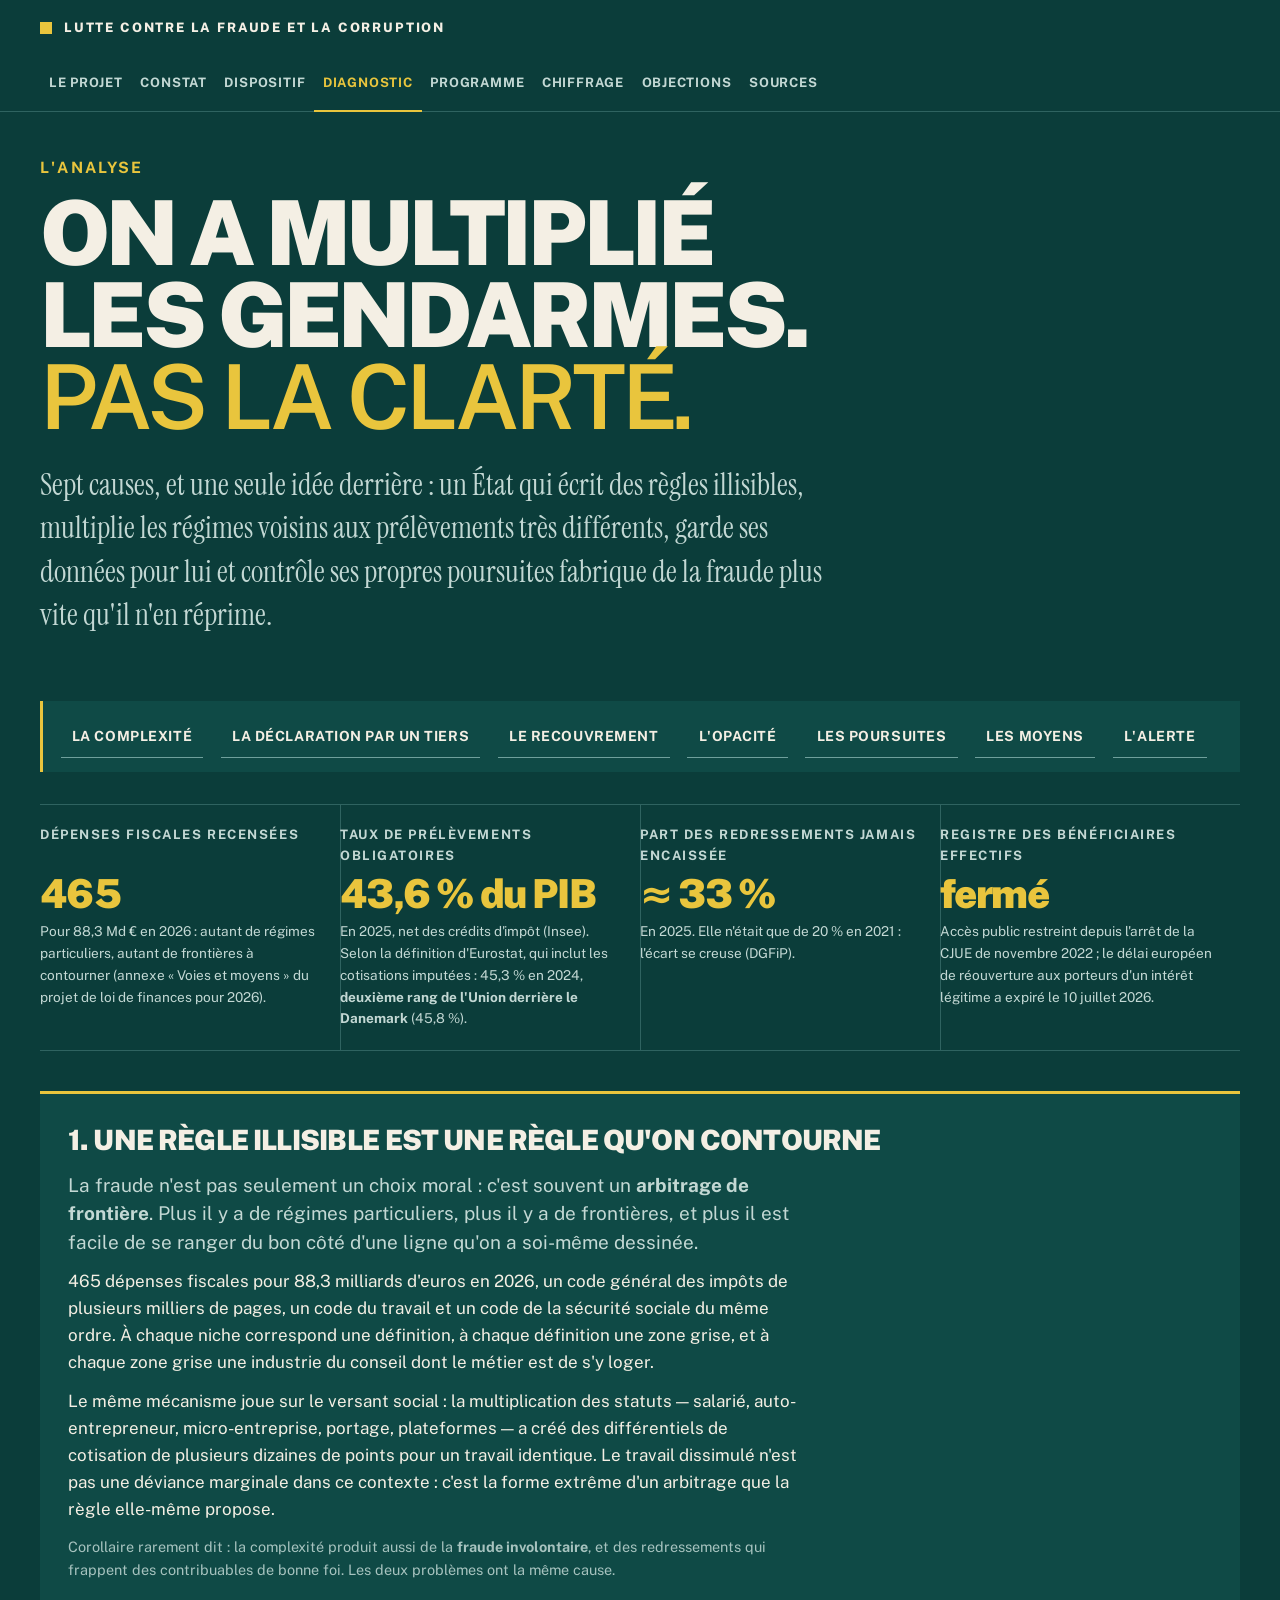
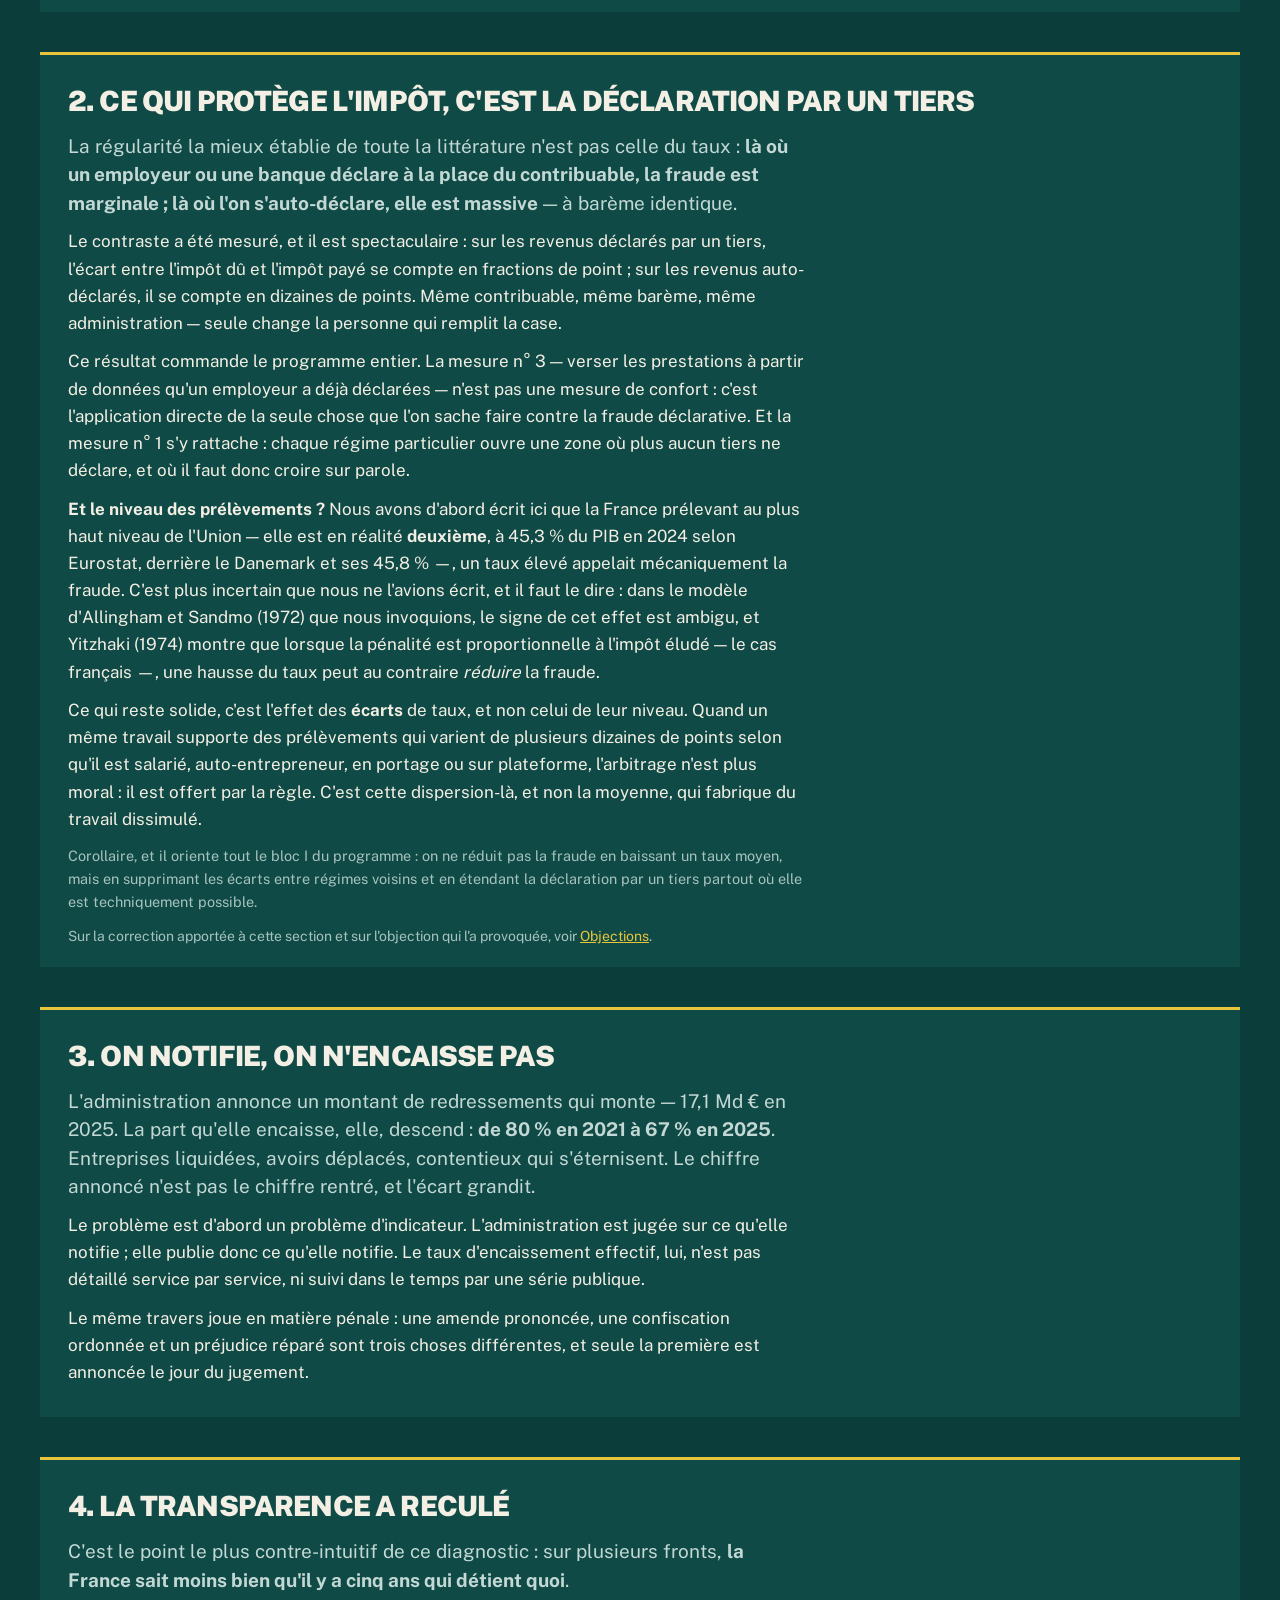
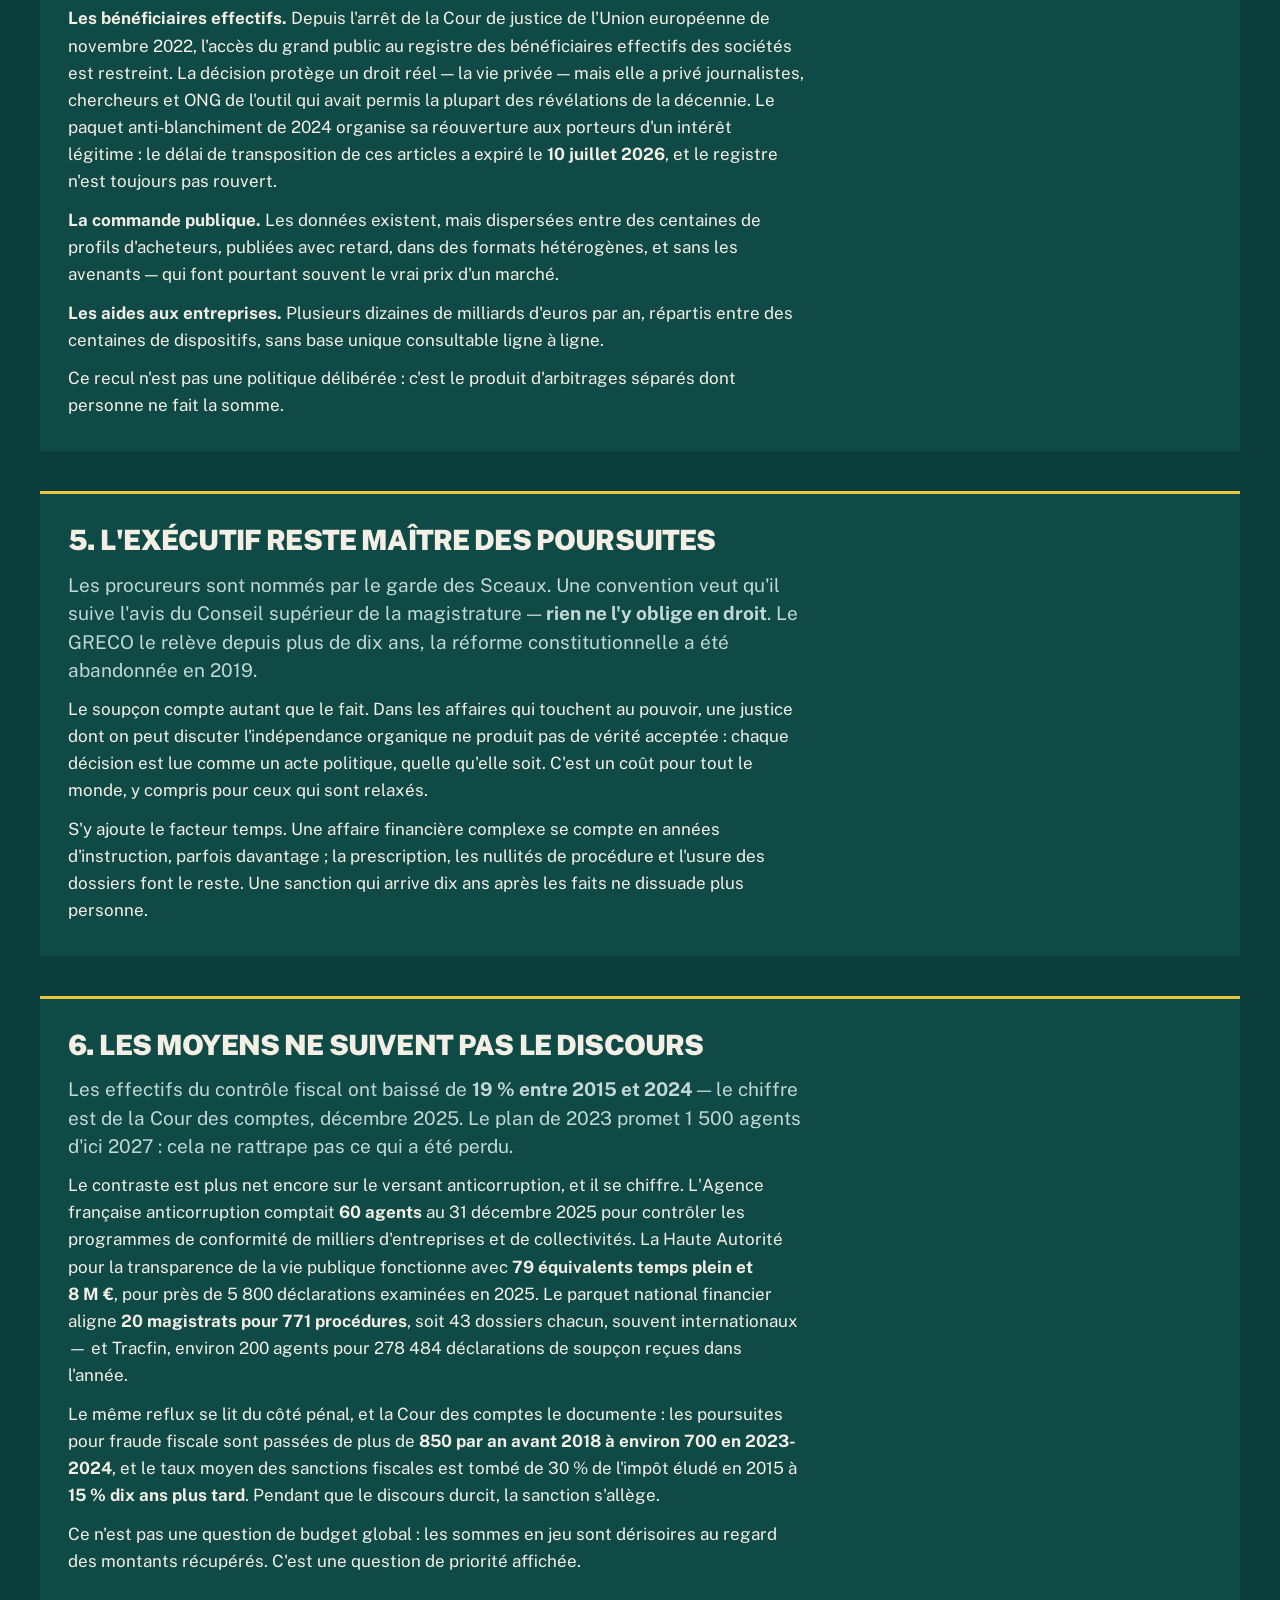
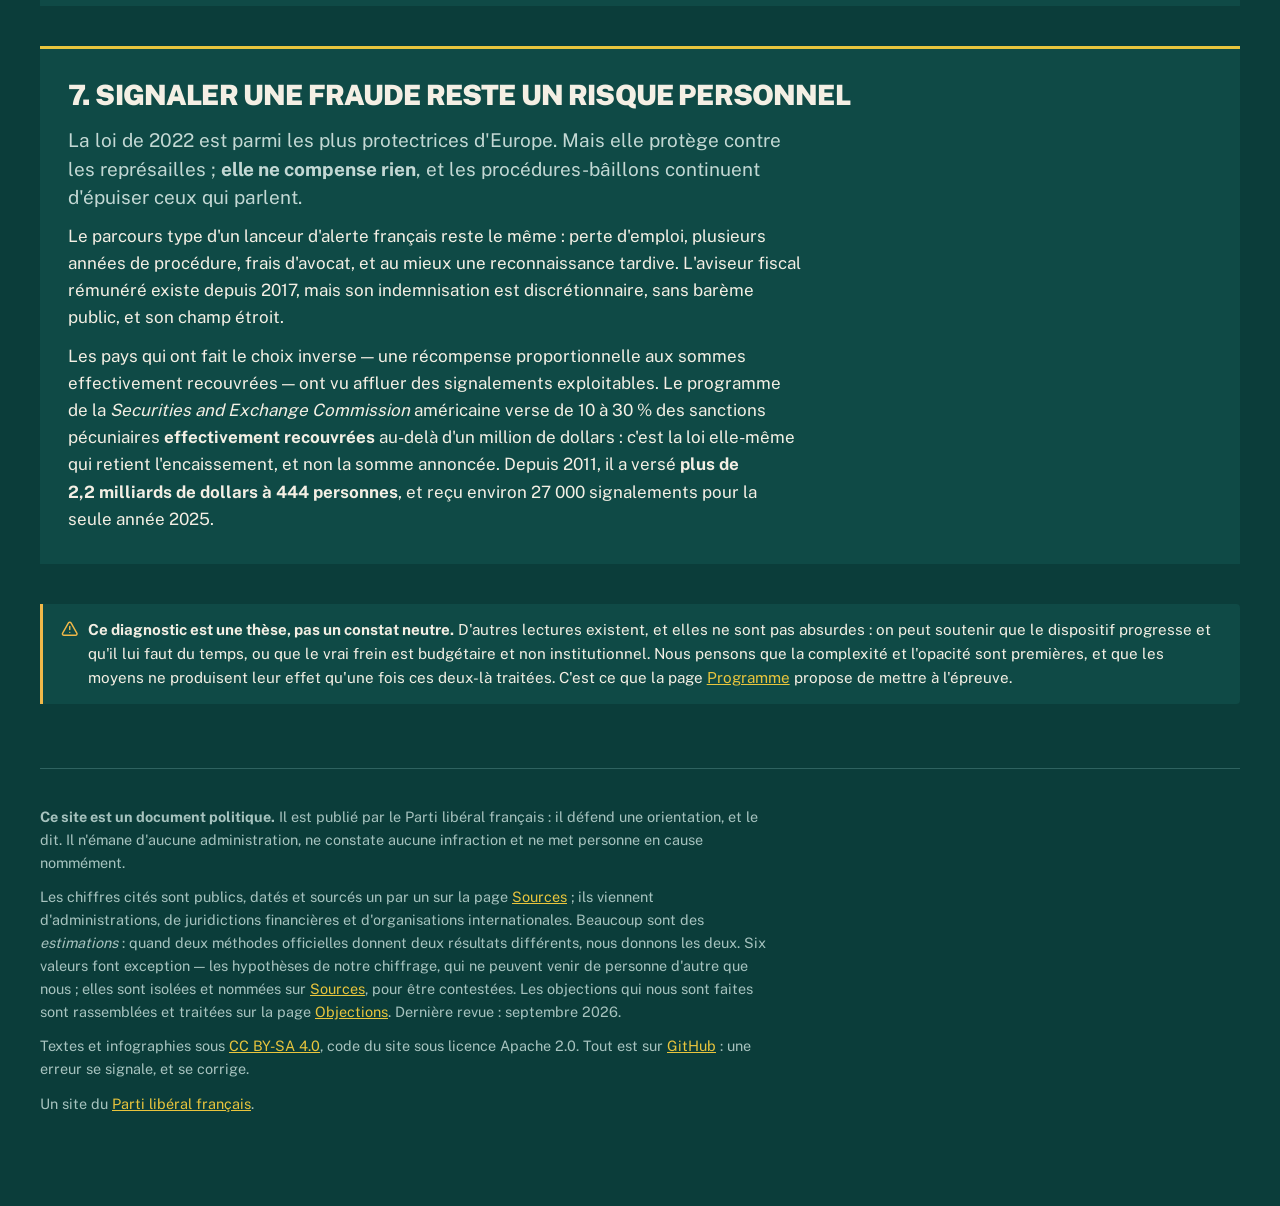
<file: diagnostic.html>
<!doctype html>
<html lang="fr">
<head>
<meta charset="utf-8">
<meta name="viewport" content="width=device-width, initial-scale=1">
<meta name="theme-color" content="#0b3d3a">
<title>Diagnostic — pourquoi la France plafonne contre la fraude</title>
<meta name="description" content="Sept causes du plafonnement de la politique française contre la fraude et la corruption : complexité fiscale, niveau des prélèvements, recouvrement, opacité des données, indépendance des poursuites, moyens, statut du lanceur d&#x27;alerte.">
<link rel="icon" href="ressources/icone.svg" type="image/svg+xml">
<link rel="apple-touch-icon" href="ressources/icone.svg">
<link rel="stylesheet" href="ressources/style.css">
</head>
<body>
<a class="evitement" href="#contenu">Aller au contenu</a>
<header class="bandeau"><div class="interieur">
  <p class="nom"><a href="index.html"><span>Lutte contre la fraude et la corruption</span></a></p>
  <nav aria-label="Navigation principale"><span class="groupe"><span class="etiquette">Le projet</span><span class="liens"><a href="index.html">Le projet</a></span></span><span class="groupe"><span class="etiquette">Ce qui est</span><span class="liens"><a href="constat.html">Constat</a><a href="dispositif.html">Dispositif</a><a href="diagnostic.html" aria-current="page">Diagnostic</a></span></span><span class="groupe"><span class="etiquette">Ce que nous proposons</span><span class="liens"><a href="programme.html">Programme</a><a href="chiffrage.html">Chiffrage</a><a href="objections.html">Objections</a></span></span><span class="groupe"><span class="etiquette">La confiance</span><span class="liens"><a href="sources.html">Sources</a></span></span></nav>
</div></header>
<main id="contenu" tabindex="-1">
<div class="affiche"><p class="surtitre">L&#x27;analyse</p><h1>On a multiplié<br>les gendarmes.<br><span class="cle-texte">Pas la clarté.</span></h1><p class="chapeau">Sept causes, et une seule idée derrière&nbsp;: un État qui écrit des règles illisibles, multiplie les régimes voisins aux prélèvements très différents, garde ses données pour lui et contrôle ses propres poursuites fabrique de la fraude plus vite qu'il n'en réprime.</p></div><nav class="plan" aria-label="Dans cette page"><p class="etiquette">Dans cette page</p><ol><li><a href="#complexite">La complexité</a></li><li><a href="#tiers">La déclaration par un tiers</a></li><li><a href="#recouvrement">Le recouvrement</a></li><li><a href="#opacite">L&#x27;opacité</a></li><li><a href="#poursuites">Les poursuites</a></li><li><a href="#moyens">Les moyens</a></li><li><a href="#alerte">L&#x27;alerte</a></li></ol></nav><div class="fiches reperes"><div class="fiche"><div class="etiquette">Dépenses fiscales recensées</div><div class="valeur">465</div><div class="precision">Pour 88,3&nbsp;Md&nbsp;€ en 2026&nbsp;: autant de régimes particuliers, autant de frontières à contourner (annexe « Voies et moyens » du projet de loi de finances pour 2026).</div></div><div class="fiche"><div class="etiquette">Taux de prélèvements obligatoires</div><div class="valeur">43,6 % du PIB</div><div class="precision">En 2025, net des crédits d'impôt (Insee). Selon la définition d'Eurostat, qui inclut les cotisations imputées&nbsp;: 45,3&nbsp;% en 2024, <b>deuxième rang de l'Union derrière le Danemark</b> (45,8&nbsp;%).</div></div><div class="fiche"><div class="etiquette">Part des redressements jamais encaissée</div><div class="valeur">≈ 33 %</div><div class="precision">En 2025. Elle n'était que de 20&nbsp;% en 2021&nbsp;: l'écart se creuse (DGFiP).</div></div><div class="fiche"><div class="etiquette">Registre des bénéficiaires effectifs</div><div class="valeur">fermé</div><div class="precision">Accès public restreint depuis l'arrêt de la CJUE de novembre&nbsp;2022&nbsp;; le délai européen de réouverture aux porteurs d'un intérêt légitime a expiré le 10&nbsp;juillet&nbsp;2026.</div></div></div><section class="cle" id="complexite" tabindex="-1"><h3>1. Une règle illisible est une règle qu&#x27;on contourne</h3><p class="reponse">La fraude n'est pas seulement un choix moral&nbsp;: c'est souvent un <b>arbitrage de frontière</b>. Plus il y a de régimes particuliers, plus il y a de frontières, et plus il est facile de se ranger du bon côté d'une ligne qu'on a soi-même dessinée.</p><p>465 dépenses fiscales pour 88,3&nbsp;milliards d'euros en 2026, un code général des impôts de plusieurs milliers de pages, un code du travail et un code de la sécurité sociale du même ordre. À chaque niche correspond une définition, à chaque définition une zone grise, et à chaque zone grise une industrie du conseil dont le métier est de s'y loger.</p><p>Le même mécanisme joue sur le versant social&nbsp;: la multiplication des statuts — salarié, auto-entrepreneur, micro-entreprise, portage, plateformes — a créé des différentiels de cotisation de plusieurs dizaines de points pour un travail identique. Le travail dissimulé n'est pas une déviance marginale dans ce contexte&nbsp;: c'est la forme extrême d'un arbitrage que la règle elle-même propose.</p><p class="discret">Corollaire rarement dit&nbsp;: la complexité produit aussi de la <b>fraude involontaire</b>, et des redressements qui frappent des contribuables de bonne foi. Les deux problèmes ont la même cause.</p></section><section class="cle" id="tiers" tabindex="-1"><h3>2. Ce qui protège l&#x27;impôt, c&#x27;est la déclaration par un tiers</h3><p class="reponse">La régularité la mieux établie de toute la littérature n'est pas celle du taux&nbsp;: <b>là où un employeur ou une banque déclare à la place du contribuable, la fraude est marginale&nbsp;; là où l'on s'auto-déclare, elle est massive</b> — à barème identique.</p><p>Le contraste a été mesuré, et il est spectaculaire&nbsp;: sur les revenus déclarés par un tiers, l'écart entre l'impôt dû et l'impôt payé se compte en fractions de point&nbsp;; sur les revenus auto-déclarés, il se compte en dizaines de points. Même contribuable, même barème, même administration — seule change la personne qui remplit la case.</p><p>Ce résultat commande le programme entier. La mesure n°&nbsp;3 — verser les prestations à partir de données qu'un employeur a déjà déclarées — n'est pas une mesure de confort&nbsp;: c'est l'application directe de la seule chose que l'on sache faire contre la fraude déclarative. Et la mesure n°&nbsp;1 s'y rattache&nbsp;: chaque régime particulier ouvre une zone où plus aucun tiers ne déclare, et où il faut donc croire sur parole.</p><p><b>Et le niveau des prélèvements&nbsp;?</b> Nous avons d'abord écrit ici que la France prélevant au plus haut niveau de l'Union — elle est en réalité <b>deuxième</b>, à 45,3&nbsp;% du PIB en 2024 selon Eurostat, derrière le Danemark et ses 45,8&nbsp;% —, un taux élevé appelait mécaniquement la fraude. C'est plus incertain que nous ne l'avions écrit, et il faut le dire&nbsp;: dans le modèle d'Allingham et Sandmo (1972) que nous invoquions, le signe de cet effet est ambigu, et Yitzhaki (1974) montre que lorsque la pénalité est proportionnelle à l'impôt éludé — le cas français —, une hausse du taux peut au contraire <i>réduire</i> la fraude.</p><p>Ce qui reste solide, c'est l'effet des <b>écarts</b> de taux, et non celui de leur niveau. Quand un même travail supporte des prélèvements qui varient de plusieurs dizaines de points selon qu'il est salarié, auto-entrepreneur, en portage ou sur plateforme, l'arbitrage n'est plus moral&nbsp;: il est offert par la règle. C'est cette dispersion-là, et non la moyenne, qui fabrique du travail dissimulé.</p><p class="discret">Corollaire, et il oriente tout le bloc I du programme&nbsp;: on ne réduit pas la fraude en baissant un taux moyen, mais en supprimant les écarts entre régimes voisins et en étendant la déclaration par un tiers partout où elle est techniquement possible.</p><p class="source">Sur la correction apportée à cette section et sur l'objection qui l'a provoquée, voir <a href="objections.html#taux">Objections</a>.</p></section><section class="cle" id="recouvrement" tabindex="-1"><h3>3. On notifie, on n&#x27;encaisse pas</h3><p class="reponse">L'administration annonce un montant de redressements qui monte — 17,1&nbsp;Md&nbsp;€ en 2025. La part qu'elle encaisse, elle, descend&nbsp;: <b>de 80&nbsp;% en 2021 à 67&nbsp;% en 2025</b>. Entreprises liquidées, avoirs déplacés, contentieux qui s'éternisent. Le chiffre annoncé n'est pas le chiffre rentré, et l'écart grandit.</p><p>Le problème est d'abord un problème d'indicateur. L'administration est jugée sur ce qu'elle notifie&nbsp;; elle publie donc ce qu'elle notifie. Le taux d'encaissement effectif, lui, n'est pas détaillé service par service, ni suivi dans le temps par une série publique.</p><p>Le même travers joue en matière pénale&nbsp;: une amende prononcée, une confiscation ordonnée et un préjudice réparé sont trois choses différentes, et seule la première est annoncée le jour du jugement.</p></section><section class="cle" id="opacite" tabindex="-1"><h3>4. La transparence a reculé</h3><p class="reponse">C'est le point le plus contre-intuitif de ce diagnostic&nbsp;: sur plusieurs fronts, <b>la France sait moins bien qu'il y a cinq ans qui détient quoi</b>.</p><p><b>Les bénéficiaires effectifs.</b> Depuis l'arrêt de la Cour de justice de l'Union européenne de novembre&nbsp;2022, l'accès du grand public au registre des bénéficiaires effectifs des sociétés est restreint. La décision protège un droit réel — la vie privée — mais elle a privé journalistes, chercheurs et ONG de l'outil qui avait permis la plupart des révélations de la décennie. Le paquet anti-blanchiment de 2024 organise sa réouverture aux porteurs d'un intérêt légitime&nbsp;: le délai de transposition de ces articles a expiré le <b>10&nbsp;juillet&nbsp;2026</b>, et le registre n'est toujours pas rouvert.</p><p><b>La commande publique.</b> Les données existent, mais dispersées entre des centaines de profils d'acheteurs, publiées avec retard, dans des formats hétérogènes, et sans les avenants — qui font pourtant souvent le vrai prix d'un marché.</p><p><b>Les aides aux entreprises.</b> Plusieurs dizaines de milliards d'euros par an, répartis entre des centaines de dispositifs, sans base unique consultable ligne à ligne.</p><p>Ce recul n'est pas une politique délibérée&nbsp;: c'est le produit d'arbitrages séparés dont personne ne fait la somme.</p></section><section class="cle" id="poursuites" tabindex="-1"><h3>5. L&#x27;exécutif reste maître des poursuites</h3><p class="reponse">Les procureurs sont nommés par le garde des Sceaux. Une convention veut qu'il suive l'avis du Conseil supérieur de la magistrature — <b>rien ne l'y oblige en droit</b>. Le GRECO le relève depuis plus de dix ans, la réforme constitutionnelle a été abandonnée en 2019.</p><p>Le soupçon compte autant que le fait. Dans les affaires qui touchent au pouvoir, une justice dont on peut discuter l'indépendance organique ne produit pas de vérité acceptée&nbsp;: chaque décision est lue comme un acte politique, quelle qu'elle soit. C'est un coût pour tout le monde, y compris pour ceux qui sont relaxés.</p><p>S'y ajoute le facteur temps. Une affaire financière complexe se compte en années d'instruction, parfois davantage&nbsp;; la prescription, les nullités de procédure et l'usure des dossiers font le reste. Une sanction qui arrive dix ans après les faits ne dissuade plus personne.</p></section><section class="cle" id="moyens" tabindex="-1"><h3>6. Les moyens ne suivent pas le discours</h3><p class="reponse">Les effectifs du contrôle fiscal ont baissé de <b>19&nbsp;% entre 2015 et 2024</b> — le chiffre est de la Cour des comptes, décembre&nbsp;2025. Le plan de 2023 promet 1&nbsp;500 agents d'ici 2027&nbsp;: cela ne rattrape pas ce qui a été perdu.</p><p>Le contraste est plus net encore sur le versant anticorruption, et il se chiffre. L'Agence française anticorruption comptait <b>60 agents</b> au 31&nbsp;décembre&nbsp;2025 pour contrôler les programmes de conformité de milliers d'entreprises et de collectivités. La Haute Autorité pour la transparence de la vie publique fonctionne avec <b>79 équivalents temps plein et 8&nbsp;M&nbsp;€</b>, pour près de 5&nbsp;800 déclarations examinées en 2025. Le parquet national financier aligne <b>20 magistrats pour 771 procédures</b>, soit 43 dossiers chacun, souvent internationaux — et Tracfin, environ 200 agents pour 278&nbsp;484 déclarations de soupçon reçues dans l'année.</p><p>Le même reflux se lit du côté pénal, et la Cour des comptes le documente&nbsp;: les poursuites pour fraude fiscale sont passées de plus de <b>850 par an avant 2018 à environ 700 en 2023-2024</b>, et le taux moyen des sanctions fiscales est tombé de 30&nbsp;% de l'impôt éludé en 2015 à <b>15&nbsp;% dix ans plus tard</b>. Pendant que le discours durcit, la sanction s'allège.</p><p>Ce n'est pas une question de budget global&nbsp;: les sommes en jeu sont dérisoires au regard des montants récupérés. C'est une question de priorité affichée.</p></section><section class="cle" id="alerte" tabindex="-1"><h3>7. Signaler une fraude reste un risque personnel</h3><p class="reponse">La loi de 2022 est parmi les plus protectrices d'Europe. Mais elle protège contre les représailles&nbsp;; <b>elle ne compense rien</b>, et les procédures-bâillons continuent d'épuiser ceux qui parlent.</p><p>Le parcours type d'un lanceur d'alerte français reste le même&nbsp;: perte d'emploi, plusieurs années de procédure, frais d'avocat, et au mieux une reconnaissance tardive. L'aviseur fiscal rémunéré existe depuis 2017, mais son indemnisation est discrétionnaire, sans barème public, et son champ étroit.</p><p>Les pays qui ont fait le choix inverse — une récompense proportionnelle aux sommes effectivement recouvrées — ont vu affluer des signalements exploitables. Le programme de la <i>Securities and Exchange Commission</i> américaine verse de 10 à 30&nbsp;% des sanctions pécuniaires <b>effectivement recouvrées</b> au-delà d'un million de dollars&nbsp;: c'est la loi elle-même qui retient l'encaissement, et non la somme annoncée. Depuis 2011, il a versé <b>plus de 2,2&nbsp;milliards de dollars à 444 personnes</b>, et reçu environ 27&nbsp;000 signalements pour la seule année 2025.</p></section><div class="note avertissement"><svg class="icone" viewBox="0 0 24 24" fill="none" stroke="currentColor" stroke-width="2" stroke-linecap="round" stroke-linejoin="round" role="img" aria-label="Attention"><path d="m21.73 18-8-14a2 2 0 0 0-3.48 0l-8 14A2 2 0 0 0 4 21h16a2 2 0 0 0 1.73-3" /><path d="M12 9v4" /><path d="M12 17h.01" /></svg><div><b>Ce diagnostic est une thèse, pas un constat neutre.</b> D'autres lectures existent, et elles ne sont pas absurdes&nbsp;: on peut soutenir que le dispositif progresse et qu'il lui faut du temps, ou que le vrai frein est budgétaire et non institutionnel. Nous pensons que la complexité et l'opacité sont premières, et que les moyens ne produisent leur effet qu'une fois ces deux-là traitées. C'est ce que la page <a href="programme.html">Programme</a> propose de mettre à l'épreuve.</div></div>
</main>
<footer>
  <p><strong>Ce site est un document politique.</strong> Il est publié par le
  Parti libéral français : il défend une orientation, et le dit. Il n'émane
  d'aucune administration, ne constate aucune infraction et ne met personne en
  cause nommément.</p>
  <p>Les chiffres cités sont publics, datés et sourcés un par un sur la page
  <a href="sources.html">Sources</a> ; ils viennent d'administrations, de
  juridictions financières et d'organisations internationales. Beaucoup sont
  des <em>estimations</em> : quand deux méthodes officielles donnent deux
  résultats différents, nous donnons les deux. Six valeurs font exception — les
  hypothèses de notre chiffrage, qui ne peuvent venir de personne d'autre que
  nous ; elles sont isolées et nommées sur
  <a href="sources.html#hypotheses">Sources</a>, pour être contestées. Les objections qui nous sont faites sont rassemblées et traitées sur
  la page <a href="objections.html">Objections</a>. Dernière
  revue&nbsp;: septembre 2026.</p>
  <p>Textes et infographies sous
  <a href="https://creativecommons.org/licenses/by-sa/4.0/deed.fr">CC&nbsp;BY-SA&nbsp;4.0</a>,
  code du site sous licence Apache&nbsp;2.0. Tout est sur
  <a href="https://github.com/g-pliberal/Lutte-contre-la-fraude-et-la-corruption">GitHub</a> : une erreur se signale, et se corrige.</p>
  <p>Un site du
  <a href="https://partiliberalfrancais.fr/">Parti libéral français</a>.</p>
</footer>
</body>
</html>
</file>
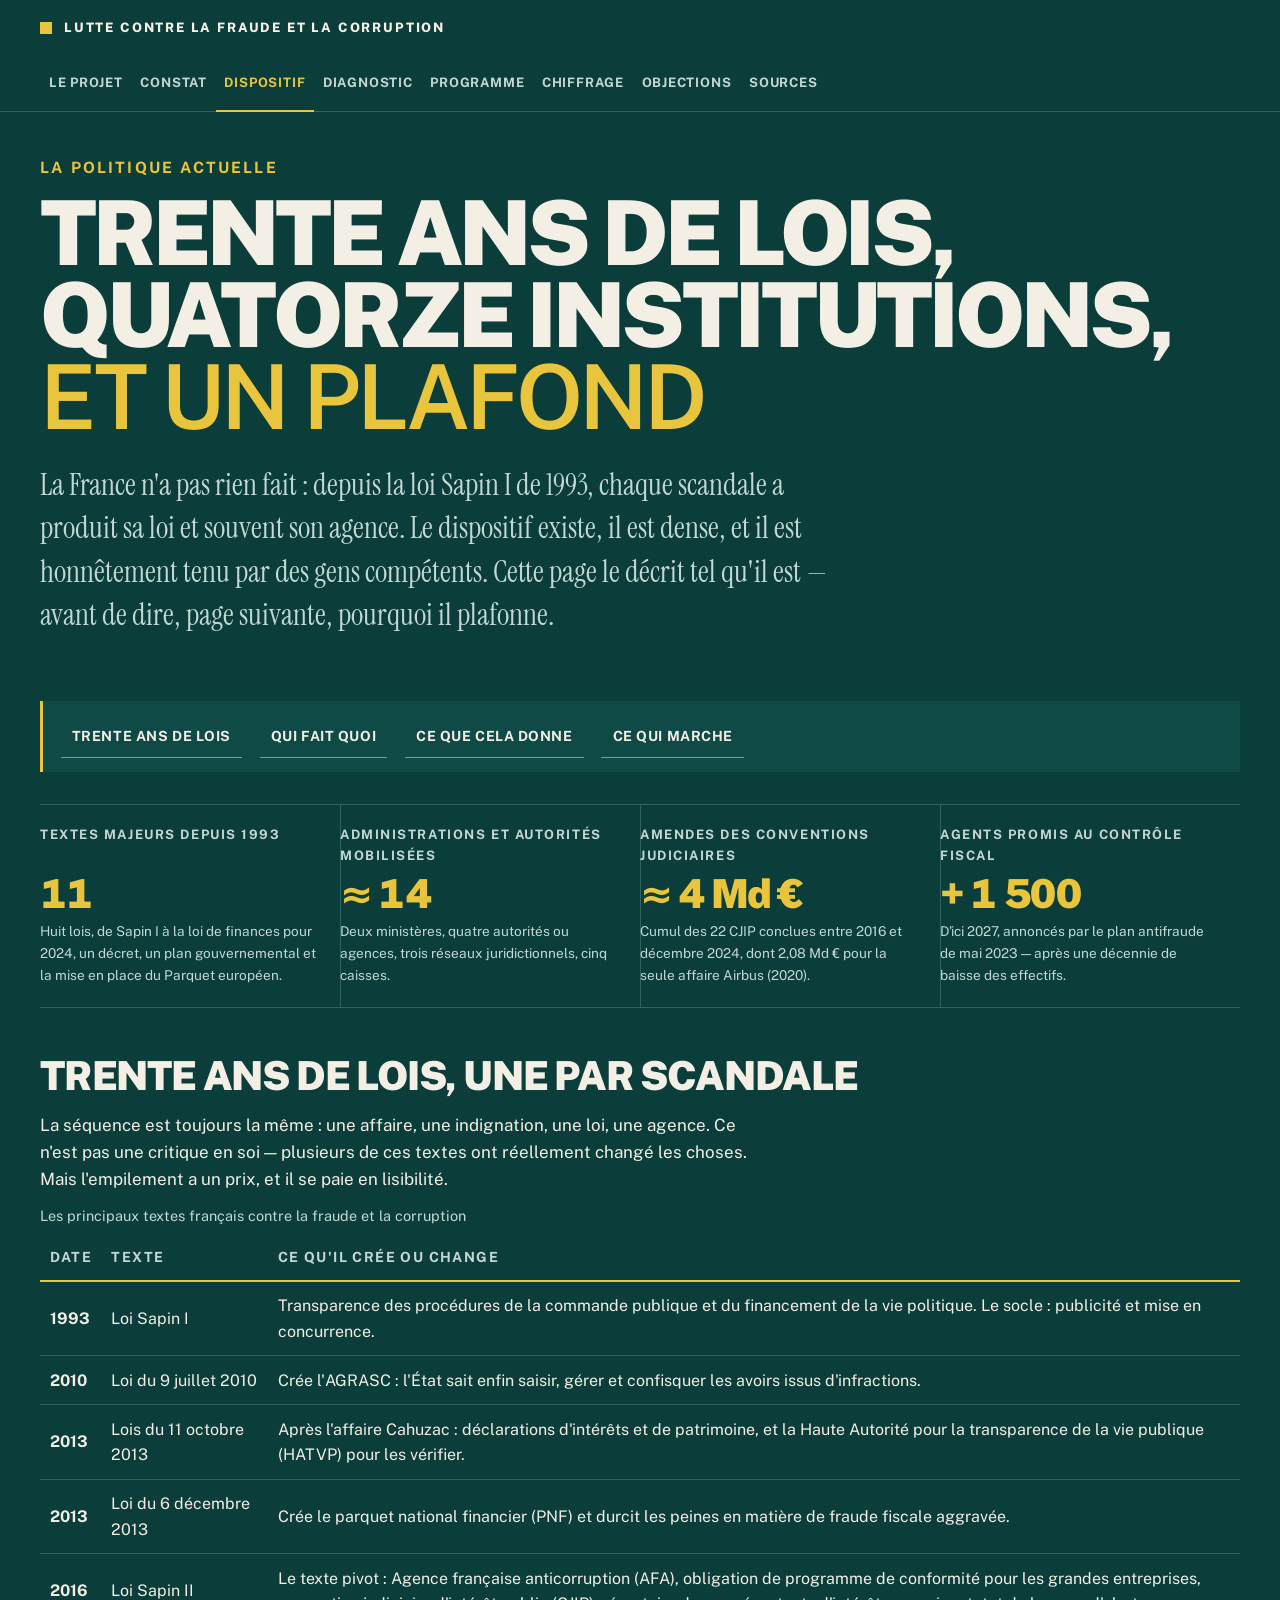
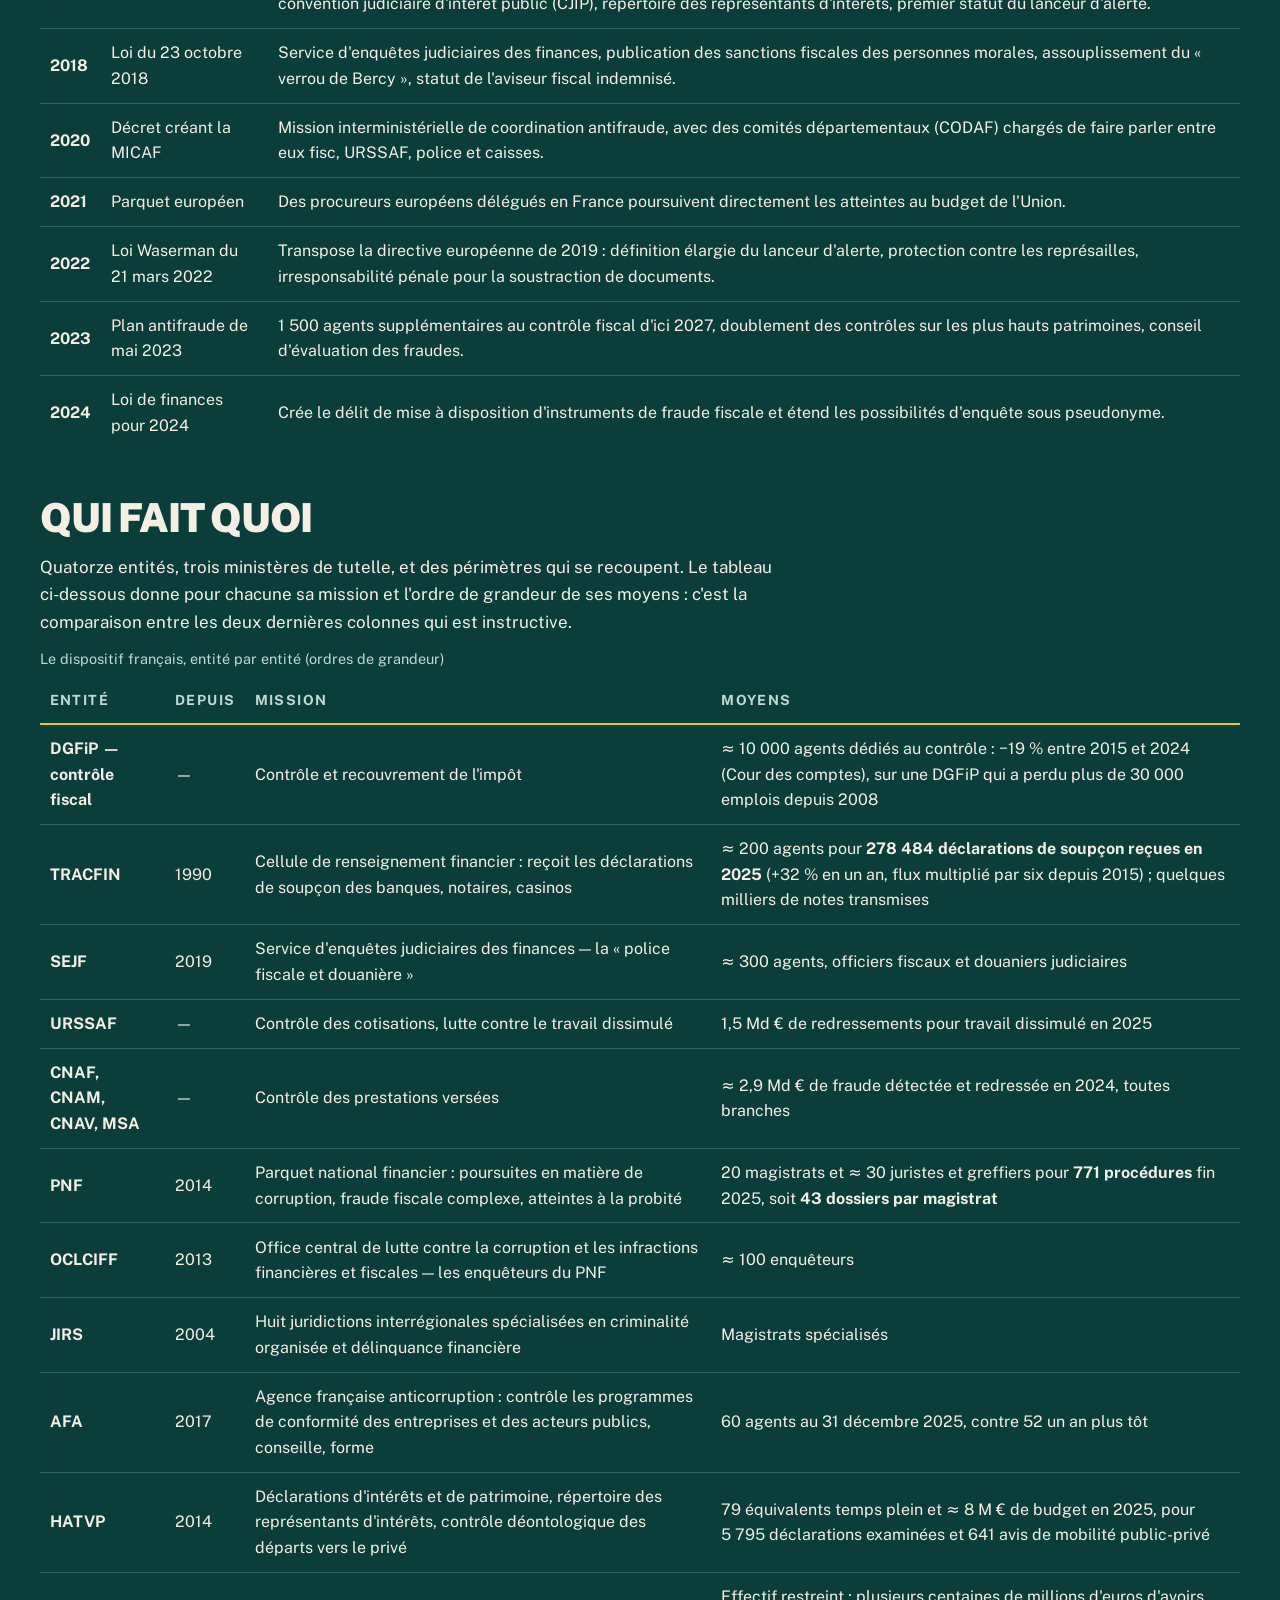
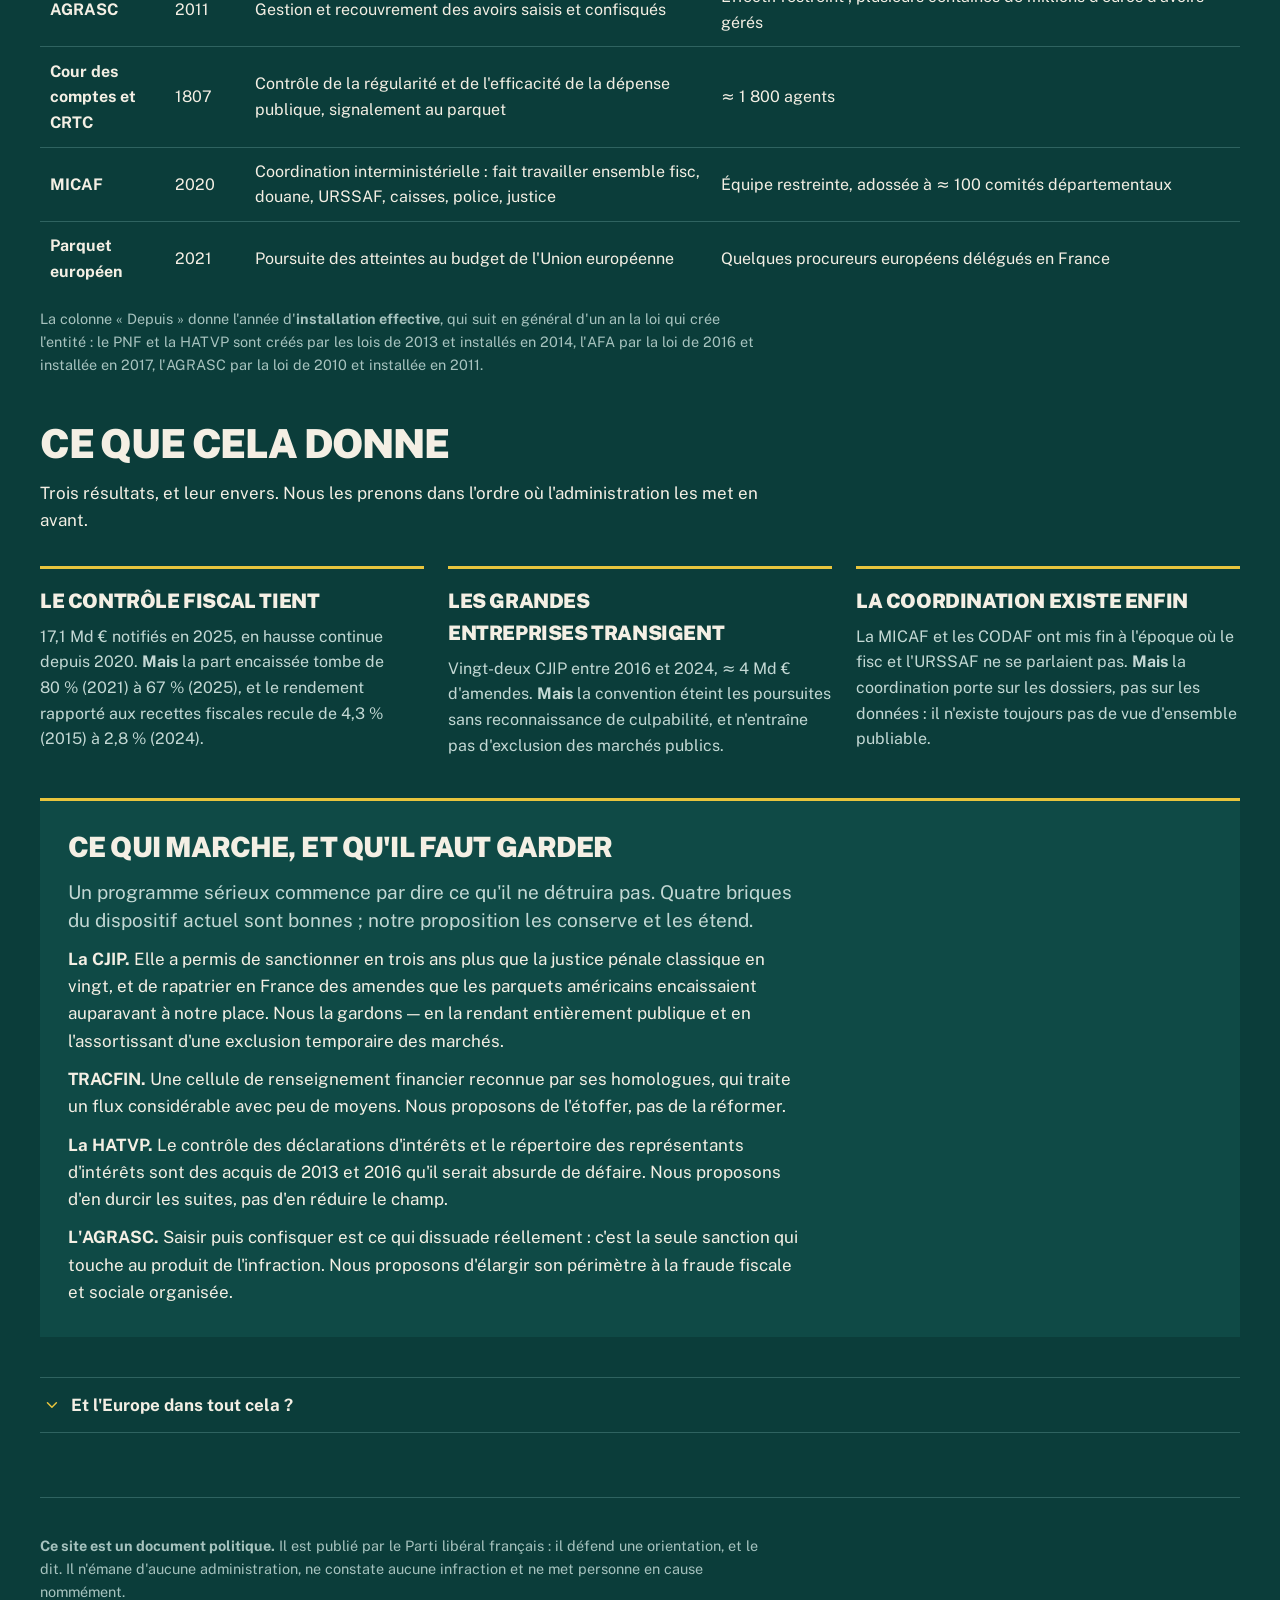
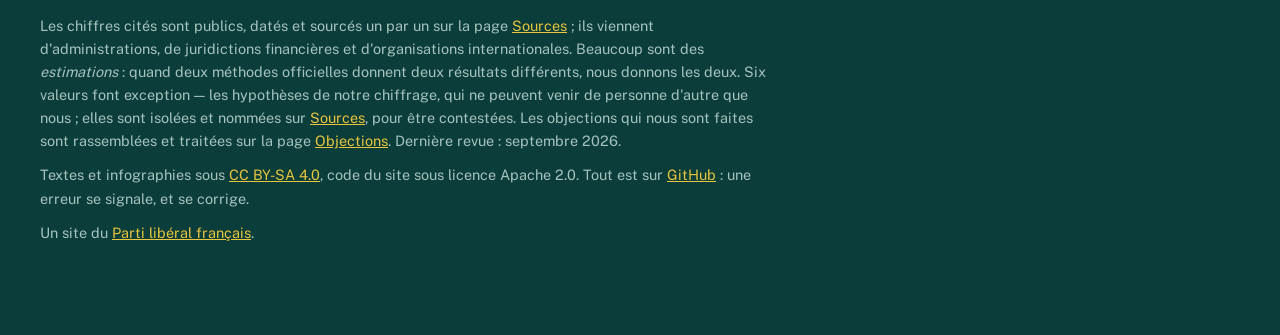
<file: dispositif.html>
<!doctype html>
<html lang="fr">
<head>
<meta charset="utf-8">
<meta name="viewport" content="width=device-width, initial-scale=1">
<meta name="theme-color" content="#0b3d3a">
<title>Dispositif — la politique française contre la fraude et la corruption</title>
<meta name="description" content="Les onze textes majeurs, les quatorze institutions et les moyens réels de la politique française de lutte contre la fraude et la corruption, de la loi Sapin I au plan antifraude de 2023.">
<link rel="icon" href="ressources/icone.svg" type="image/svg+xml">
<link rel="apple-touch-icon" href="ressources/icone.svg">
<link rel="stylesheet" href="ressources/style.css">
</head>
<body>
<a class="evitement" href="#contenu">Aller au contenu</a>
<header class="bandeau"><div class="interieur">
  <p class="nom"><a href="index.html"><span>Lutte contre la fraude et la corruption</span></a></p>
  <nav aria-label="Navigation principale"><span class="groupe"><span class="etiquette">Le projet</span><span class="liens"><a href="index.html">Le projet</a></span></span><span class="groupe"><span class="etiquette">Ce qui est</span><span class="liens"><a href="constat.html">Constat</a><a href="dispositif.html" aria-current="page">Dispositif</a><a href="diagnostic.html">Diagnostic</a></span></span><span class="groupe"><span class="etiquette">Ce que nous proposons</span><span class="liens"><a href="programme.html">Programme</a><a href="chiffrage.html">Chiffrage</a><a href="objections.html">Objections</a></span></span><span class="groupe"><span class="etiquette">La confiance</span><span class="liens"><a href="sources.html">Sources</a></span></span></nav>
</div></header>
<main id="contenu" tabindex="-1">
<div class="affiche"><p class="surtitre">La politique actuelle</p><h1>Trente ans de lois,<br>quatorze institutions,<br><span class="cle-texte">et un plafond</span></h1><p class="chapeau">La France n'a pas rien fait&nbsp;: depuis la loi Sapin&nbsp;I de 1993, chaque scandale a produit sa loi et souvent son agence. Le dispositif existe, il est dense, et il est honnêtement tenu par des gens compétents. Cette page le décrit tel qu'il est — avant de dire, page suivante, pourquoi il plafonne.</p></div><nav class="plan" aria-label="Dans cette page"><p class="etiquette">Dans cette page</p><ol><li><a href="#chronologie">Trente ans de lois</a></li><li><a href="#institutions">Qui fait quoi</a></li><li><a href="#resultats">Ce que cela donne</a></li><li><a href="#juge">Ce qui marche</a></li></ol></nav><div class="fiches reperes"><div class="fiche"><div class="etiquette">Textes majeurs depuis 1993</div><div class="valeur">11</div><div class="precision">Huit lois, de Sapin&nbsp;I à la loi de finances pour 2024, un décret, un plan gouvernemental et la mise en place du Parquet européen.</div></div><div class="fiche"><div class="etiquette">Administrations et autorités mobilisées</div><div class="valeur">≈ 14</div><div class="precision">Deux ministères, quatre autorités ou agences, trois réseaux juridictionnels, cinq caisses.</div></div><div class="fiche"><div class="etiquette">Amendes des conventions judiciaires</div><div class="valeur">≈ 4 Md €</div><div class="precision">Cumul des 22 CJIP conclues entre 2016 et décembre&nbsp;2024, dont 2,08&nbsp;Md&nbsp;€ pour la seule affaire Airbus (2020).</div></div><div class="fiche"><div class="etiquette">Agents promis au contrôle fiscal</div><div class="valeur">+ 1 500</div><div class="precision">D'ici 2027, annoncés par le plan antifraude de mai 2023 — après une décennie de baisse des effectifs.</div></div></div><h2 id="chronologie" tabindex="-1">Trente ans de lois, une par scandale</h2>
<p>La séquence est toujours la même&nbsp;: une affaire, une indignation, une
loi, une agence. Ce n'est pas une critique en soi — plusieurs de ces textes ont
réellement changé les choses. Mais l'empilement a un prix, et il se paie en
lisibilité.</p>
<div class="defilant" tabindex="0" role="region" aria-label="Les principaux textes français contre la fraude et la corruption"><table><caption><span>Les principaux textes français contre la fraude et la corruption</span></caption><thead><tr><th scope="col" class="date">Date</th><th scope="col" class="texte">Texte</th><th scope="col" class="long">Ce qu&#x27;il crée ou change</th></tr></thead><tbody><tr><th scope="row" class="date">1993</th><td class="texte">Loi Sapin&nbsp;I</td><td class="long">Transparence des procédures de la commande publique et du financement de la vie politique. Le socle&nbsp;: publicité et mise en concurrence.</td></tr><tr><th scope="row" class="date">2010</th><td class="texte">Loi du 9 juillet 2010</td><td class="long">Crée l'AGRASC&nbsp;: l'État sait enfin saisir, gérer et confisquer les avoirs issus d'infractions.</td></tr><tr><th scope="row" class="date">2013</th><td class="texte">Lois du 11 octobre 2013</td><td class="long">Après l'affaire Cahuzac&nbsp;: déclarations d'intérêts et de patrimoine, et la Haute Autorité pour la transparence de la vie publique (HATVP) pour les vérifier.</td></tr><tr><th scope="row" class="date">2013</th><td class="texte">Loi du 6 décembre 2013</td><td class="long">Crée le parquet national financier (PNF) et durcit les peines en matière de fraude fiscale aggravée.</td></tr><tr><th scope="row" class="date">2016</th><td class="texte">Loi Sapin&nbsp;II</td><td class="long">Le texte pivot&nbsp;: Agence française anticorruption (AFA), obligation de programme de conformité pour les grandes entreprises, convention judiciaire d'intérêt public (CJIP), répertoire des représentants d'intérêts, premier statut du lanceur d'alerte.</td></tr><tr><th scope="row" class="date">2018</th><td class="texte">Loi du 23 octobre 2018</td><td class="long">Service d'enquêtes judiciaires des finances, publication des sanctions fiscales des personnes morales, assouplissement du « verrou de Bercy », statut de l'aviseur fiscal indemnisé.</td></tr><tr><th scope="row" class="date">2020</th><td class="texte">Décret créant la MICAF</td><td class="long">Mission interministérielle de coordination antifraude, avec des comités départementaux (CODAF) chargés de faire parler entre eux fisc, URSSAF, police et caisses.</td></tr><tr><th scope="row" class="date">2021</th><td class="texte">Parquet européen</td><td class="long">Des procureurs européens délégués en France poursuivent directement les atteintes au budget de l'Union.</td></tr><tr><th scope="row" class="date">2022</th><td class="texte">Loi Waserman du 21 mars 2022</td><td class="long">Transpose la directive européenne de 2019&nbsp;: définition élargie du lanceur d'alerte, protection contre les représailles, irresponsabilité pénale pour la soustraction de documents.</td></tr><tr><th scope="row" class="date">2023</th><td class="texte">Plan antifraude de mai 2023</td><td class="long">1&nbsp;500 agents supplémentaires au contrôle fiscal d'ici 2027, doublement des contrôles sur les plus hauts patrimoines, conseil d'évaluation des fraudes.</td></tr><tr><th scope="row" class="date">2024</th><td class="texte">Loi de finances pour 2024</td><td class="long">Crée le délit de mise à disposition d'instruments de fraude fiscale et étend les possibilités d'enquête sous pseudonyme.</td></tr></tbody></table></div><h2 id="institutions" tabindex="-1">Qui fait quoi</h2>
<p>Quatorze entités, trois ministères de tutelle, et des périmètres qui se
recoupent. Le tableau ci-dessous donne pour chacune sa mission et l'ordre de
grandeur de ses moyens&nbsp;: c'est la comparaison entre les deux dernières
colonnes qui est instructive.</p>
<div class="defilant" tabindex="0" role="region" aria-label="Le dispositif français, entité par entité (ordres de grandeur)"><table><caption><span>Le dispositif français, entité par entité (ordres de grandeur)</span></caption><thead><tr><th scope="col" class="texte">Entité</th><th scope="col" class="date">Depuis</th><th scope="col" class="long">Mission</th><th scope="col" class="long">Moyens</th></tr></thead><tbody><tr><th scope="row" class="texte">DGFiP — contrôle fiscal</th><td class="date">—</td><td class="long">Contrôle et recouvrement de l'impôt</td><td class="long">≈ 10&nbsp;000 agents dédiés au contrôle&nbsp;: −19&nbsp;% entre 2015 et 2024 (Cour des comptes), sur une DGFiP qui a perdu plus de 30&nbsp;000 emplois depuis 2008</td></tr><tr><th scope="row" class="texte">TRACFIN</th><td class="date">1990</td><td class="long">Cellule de renseignement financier&nbsp;: reçoit les déclarations de soupçon des banques, notaires, casinos</td><td class="long">≈ 200 agents pour <b>278&nbsp;484 déclarations de soupçon reçues en 2025</b> (+32&nbsp;% en un an, flux multiplié par six depuis 2015)&nbsp;; quelques milliers de notes transmises</td></tr><tr><th scope="row" class="texte">SEJF</th><td class="date">2019</td><td class="long">Service d'enquêtes judiciaires des finances — la « police fiscale et douanière »</td><td class="long">≈ 300 agents, officiers fiscaux et douaniers judiciaires</td></tr><tr><th scope="row" class="texte">URSSAF</th><td class="date">—</td><td class="long">Contrôle des cotisations, lutte contre le travail dissimulé</td><td class="long">1,5&nbsp;Md&nbsp;€ de redressements pour travail dissimulé en 2025</td></tr><tr><th scope="row" class="texte">CNAF, CNAM, CNAV, MSA</th><td class="date">—</td><td class="long">Contrôle des prestations versées</td><td class="long">≈ 2,9&nbsp;Md&nbsp;€ de fraude détectée et redressée en 2024, toutes branches</td></tr><tr><th scope="row" class="texte">PNF</th><td class="date">2014</td><td class="long">Parquet national financier&nbsp;: poursuites en matière de corruption, fraude fiscale complexe, atteintes à la probité</td><td class="long">20 magistrats et ≈ 30 juristes et greffiers pour <b>771 procédures</b> fin 2025, soit <b>43 dossiers par magistrat</b></td></tr><tr><th scope="row" class="texte">OCLCIFF</th><td class="date">2013</td><td class="long">Office central de lutte contre la corruption et les infractions financières et fiscales — les enquêteurs du PNF</td><td class="long">≈ 100 enquêteurs</td></tr><tr><th scope="row" class="texte">JIRS</th><td class="date">2004</td><td class="long">Huit juridictions interrégionales spécialisées en criminalité organisée et délinquance financière</td><td class="long">Magistrats spécialisés</td></tr><tr><th scope="row" class="texte">AFA</th><td class="date">2017</td><td class="long">Agence française anticorruption&nbsp;: contrôle les programmes de conformité des entreprises et des acteurs publics, conseille, forme</td><td class="long">60 agents au 31&nbsp;décembre&nbsp;2025, contre 52 un an plus tôt</td></tr><tr><th scope="row" class="texte">HATVP</th><td class="date">2014</td><td class="long">Déclarations d'intérêts et de patrimoine, répertoire des représentants d'intérêts, contrôle déontologique des départs vers le privé</td><td class="long">79 équivalents temps plein et ≈ 8&nbsp;M&nbsp;€ de budget en 2025, pour 5&nbsp;795 déclarations examinées et 641 avis de mobilité public-privé</td></tr><tr><th scope="row" class="texte">AGRASC</th><td class="date">2011</td><td class="long">Gestion et recouvrement des avoirs saisis et confisqués</td><td class="long">Effectif restreint&nbsp;; plusieurs centaines de millions d'euros d'avoirs gérés</td></tr><tr><th scope="row" class="texte">Cour des comptes et CRTC</th><td class="date">1807</td><td class="long">Contrôle de la régularité et de l'efficacité de la dépense publique, signalement au parquet</td><td class="long">≈ 1&nbsp;800 agents</td></tr><tr><th scope="row" class="texte">MICAF</th><td class="date">2020</td><td class="long">Coordination interministérielle&nbsp;: fait travailler ensemble fisc, douane, URSSAF, caisses, police, justice</td><td class="long">Équipe restreinte, adossée à ≈ 100 comités départementaux</td></tr><tr><th scope="row" class="texte">Parquet européen</th><td class="date">2021</td><td class="long">Poursuite des atteintes au budget de l'Union européenne</td><td class="long">Quelques procureurs européens délégués en France</td></tr></tbody></table></div>
<p class="discret">La colonne « Depuis » donne l'année d'<b>installation
effective</b>, qui suit en général d'un an la loi qui crée l'entité&nbsp;: le
PNF et la HATVP sont créés par les lois de 2013 et installés en 2014, l'AFA par
la loi de 2016 et installée en 2017, l'AGRASC par la loi de 2010 et installée
en 2011.</p>
<h2 id="resultats" tabindex="-1">Ce que cela donne</h2>
<p>Trois résultats, et leur envers. Nous les prenons dans l'ordre où
l'administration les met en avant.</p>
<div class="points"><div class="point"><h3>Le contrôle fiscal tient</h3><p>17,1&nbsp;Md&nbsp;€ notifiés en 2025, en hausse continue depuis 2020. <b>Mais</b> la part encaissée tombe de 80&nbsp;% (2021) à 67&nbsp;% (2025), et le rendement rapporté aux recettes fiscales recule de 4,3&nbsp;% (2015) à 2,8&nbsp;% (2024).</p></div><div class="point"><h3>Les grandes entreprises transigent</h3><p>Vingt-deux CJIP entre 2016 et 2024, ≈ 4&nbsp;Md&nbsp;€ d'amendes. <b>Mais</b> la convention éteint les poursuites sans reconnaissance de culpabilité, et n'entraîne pas d'exclusion des marchés publics.</p></div><div class="point"><h3>La coordination existe enfin</h3><p>La MICAF et les CODAF ont mis fin à l'époque où le fisc et l'URSSAF ne se parlaient pas. <b>Mais</b> la coordination porte sur les dossiers, pas sur les données&nbsp;: il n'existe toujours pas de vue d'ensemble publiable.</p></div></div><section class="cle" id="juge" tabindex="-1"><h3>Ce qui marche, et qu&#x27;il faut garder</h3><p class="reponse">Un programme sérieux commence par dire ce qu'il ne détruira pas. Quatre briques du dispositif actuel sont bonnes&nbsp;; notre proposition les conserve et les étend.</p><p><b>La CJIP.</b> Elle a permis de sanctionner en trois ans plus que la justice pénale classique en vingt, et de rapatrier en France des amendes que les parquets américains encaissaient auparavant à notre place. Nous la gardons — en la rendant entièrement publique et en l'assortissant d'une exclusion temporaire des marchés.</p><p><b>TRACFIN.</b> Une cellule de renseignement financier reconnue par ses homologues, qui traite un flux considérable avec peu de moyens. Nous proposons de l'étoffer, pas de la réformer.</p><p><b>La HATVP.</b> Le contrôle des déclarations d'intérêts et le répertoire des représentants d'intérêts sont des acquis de 2013 et 2016 qu'il serait absurde de défaire. Nous proposons d'en durcir les suites, pas d'en réduire le champ.</p><p><b>L'AGRASC.</b> Saisir puis confisquer est ce qui dissuade réellement&nbsp;: c'est la seule sanction qui touche au produit de l'infraction. Nous proposons d'élargir son périmètre à la fraude fiscale et sociale organisée.</p></section><details class="section"><summary><svg class="icone" viewBox="0 0 24 24" fill="none" stroke="currentColor" stroke-width="2" stroke-linecap="round" stroke-linejoin="round" aria-hidden="true" focusable="false"><path d="m6 9 6 6 6-6" /></svg><span>Et l&#x27;Europe dans tout cela ?</span></summary><div class="dedans"><p>Trois instruments européens comptent, et pèsent souvent plus que le droit national&nbsp;:</p><p><b>Le Parquet européen</b> (2021) poursuit directement les atteintes au budget de l'Union — fraude aux subventions, fraude à la TVA de plus de 10&nbsp;M&nbsp;€ — sans passer par les parquets nationaux. C'est la première juridiction supranationale de poursuite, et elle fonctionne.</p><p><b>Les directives anti-blanchiment</b> imposent le registre des bénéficiaires effectifs des sociétés. La Cour de justice de l'Union européenne a jugé en novembre&nbsp;2022 que l'accès du grand public à ce registre portait une atteinte disproportionnée à la vie privée&nbsp;; depuis, l'accès a été restreint en France comme ailleurs. Le nouveau paquet anti-blanchiment adopté en 2024 rétablit un accès pour les journalistes et la société civile justifiant d'un intérêt légitime.</p><p><b>La directive de 2019 sur les lanceurs d'alerte</b>, transposée en France par la loi du 21&nbsp;mars 2022, est le texte le plus protecteur d'Europe sur le papier. Sa faiblesse est ailleurs&nbsp;: elle protège contre les représailles, elle ne compense rien.</p></div></details>
</main>
<footer>
  <p><strong>Ce site est un document politique.</strong> Il est publié par le
  Parti libéral français : il défend une orientation, et le dit. Il n'émane
  d'aucune administration, ne constate aucune infraction et ne met personne en
  cause nommément.</p>
  <p>Les chiffres cités sont publics, datés et sourcés un par un sur la page
  <a href="sources.html">Sources</a> ; ils viennent d'administrations, de
  juridictions financières et d'organisations internationales. Beaucoup sont
  des <em>estimations</em> : quand deux méthodes officielles donnent deux
  résultats différents, nous donnons les deux. Six valeurs font exception — les
  hypothèses de notre chiffrage, qui ne peuvent venir de personne d'autre que
  nous ; elles sont isolées et nommées sur
  <a href="sources.html#hypotheses">Sources</a>, pour être contestées. Les objections qui nous sont faites sont rassemblées et traitées sur
  la page <a href="objections.html">Objections</a>. Dernière
  revue&nbsp;: septembre 2026.</p>
  <p>Textes et infographies sous
  <a href="https://creativecommons.org/licenses/by-sa/4.0/deed.fr">CC&nbsp;BY-SA&nbsp;4.0</a>,
  code du site sous licence Apache&nbsp;2.0. Tout est sur
  <a href="https://github.com/g-pliberal/Lutte-contre-la-fraude-et-la-corruption">GitHub</a> : une erreur se signale, et se corrige.</p>
  <p>Un site du
  <a href="https://partiliberalfrancais.fr/">Parti libéral français</a>.</p>
</footer>
</body>
</html>
</file>
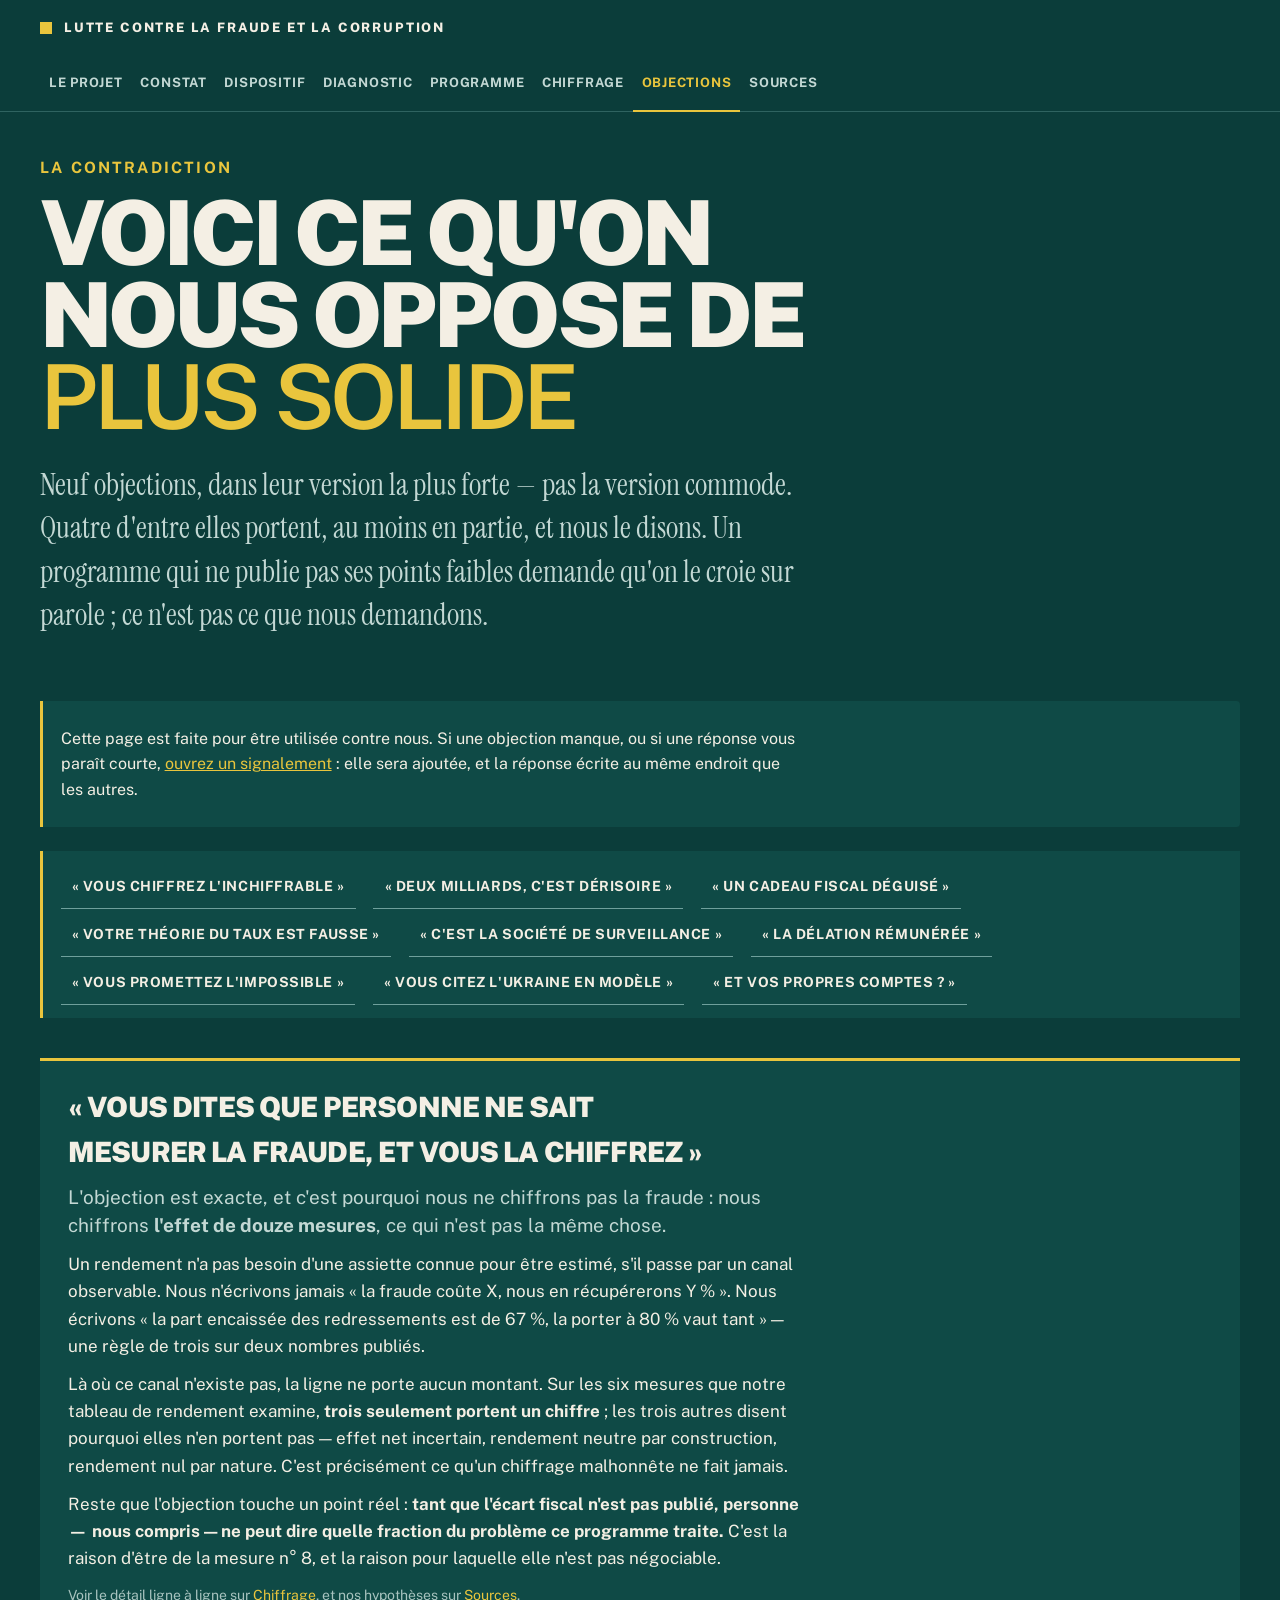
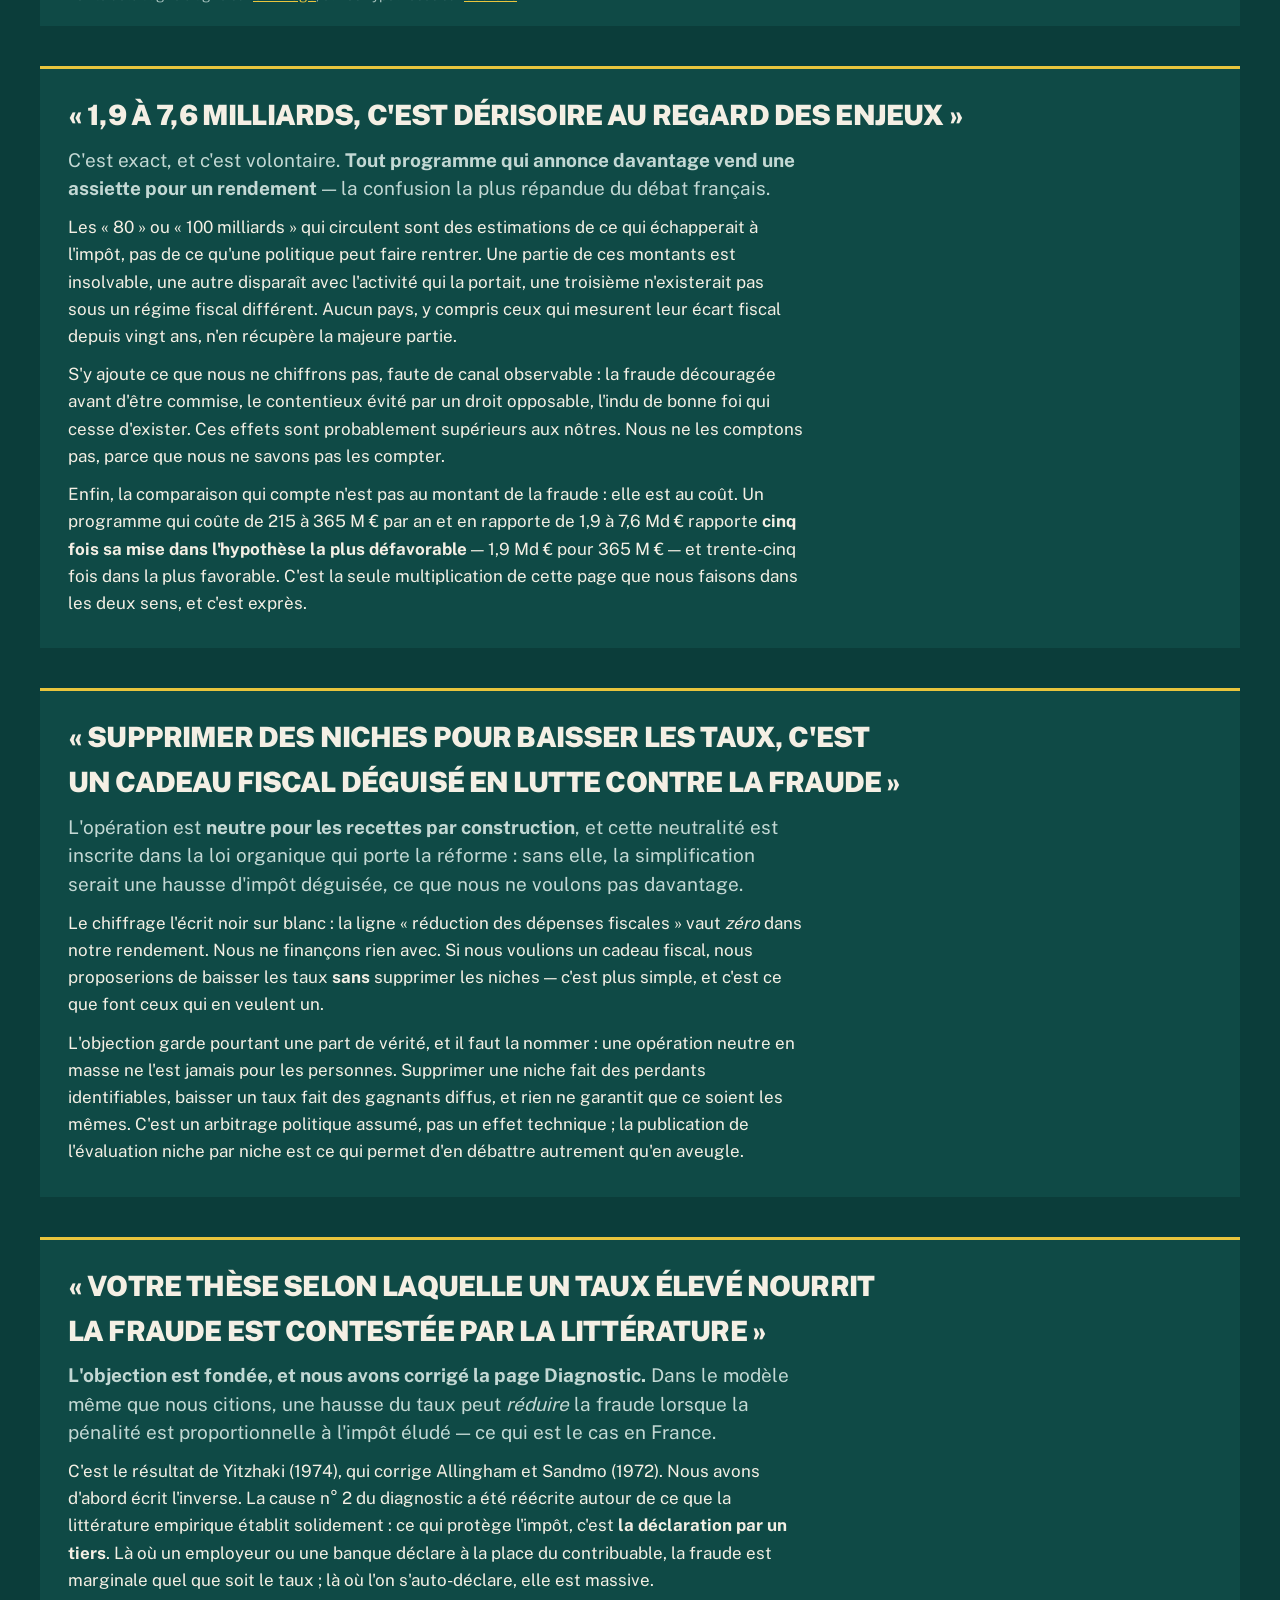
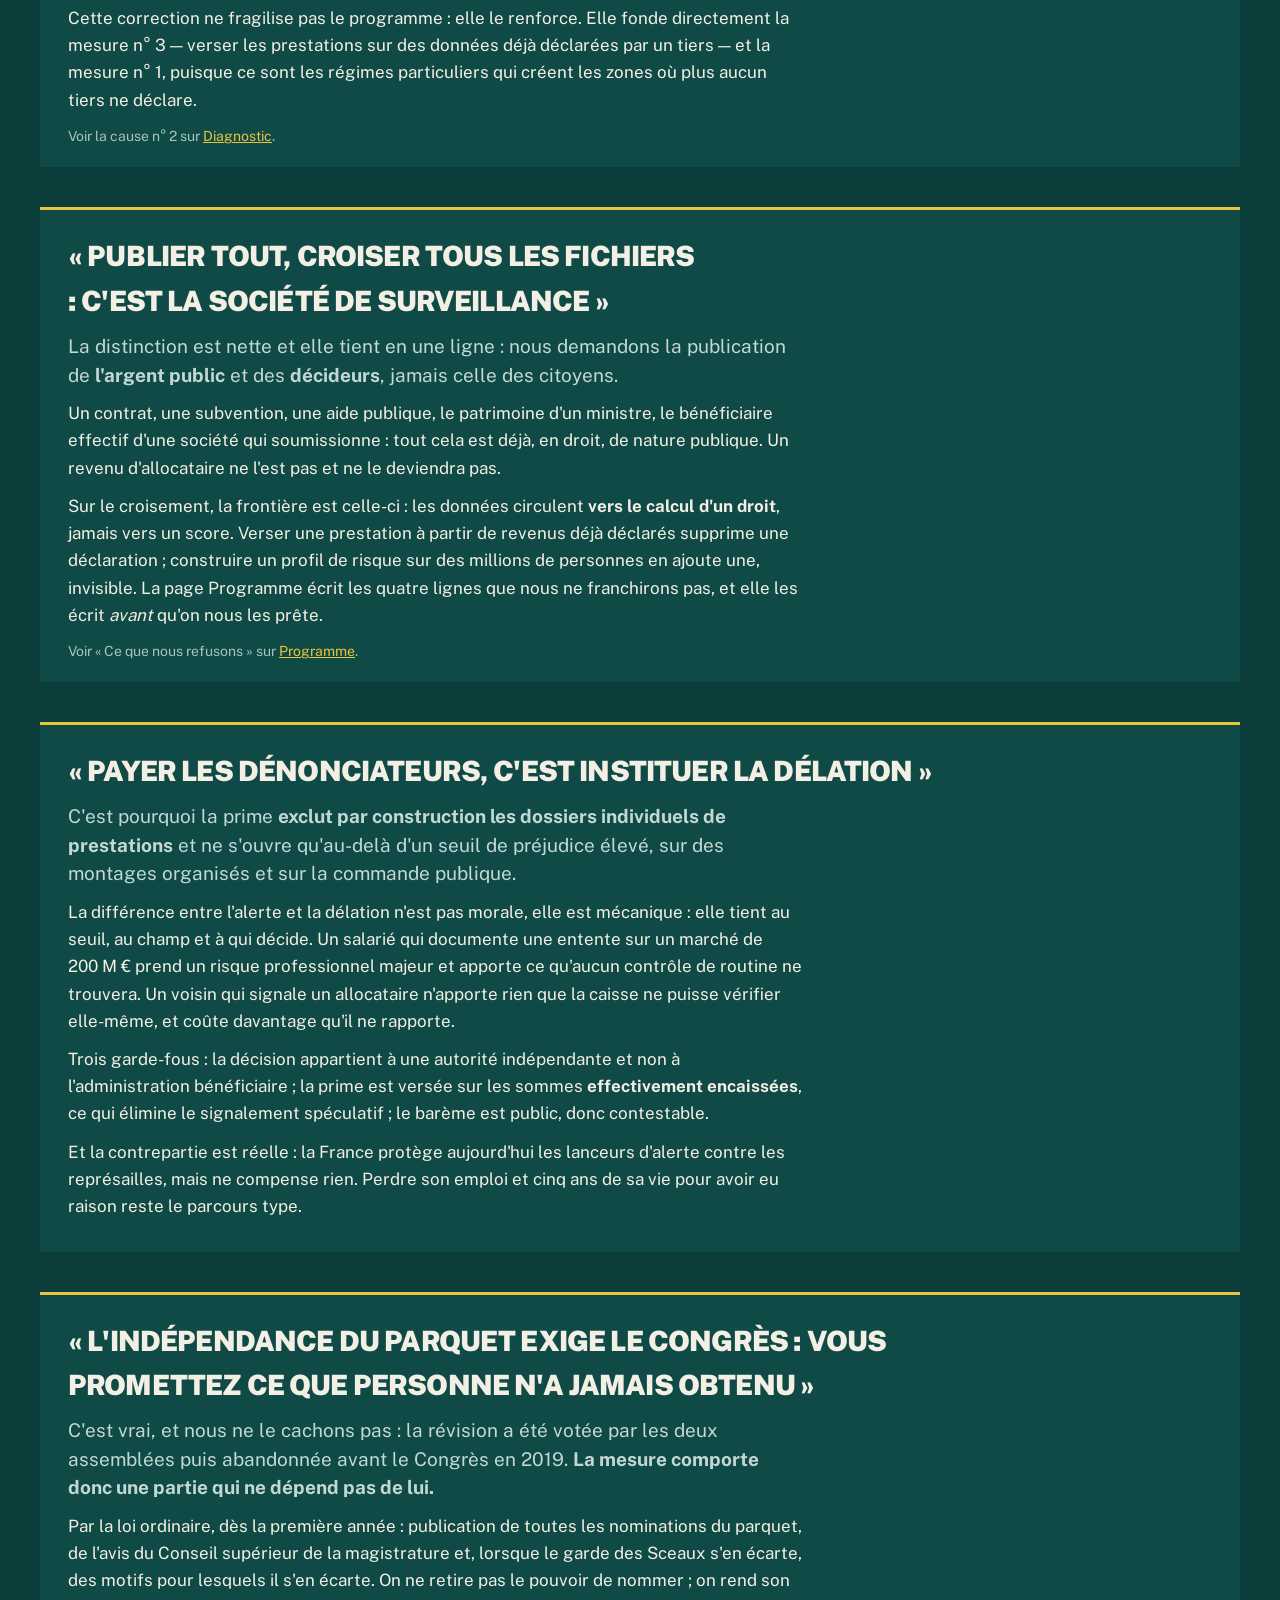
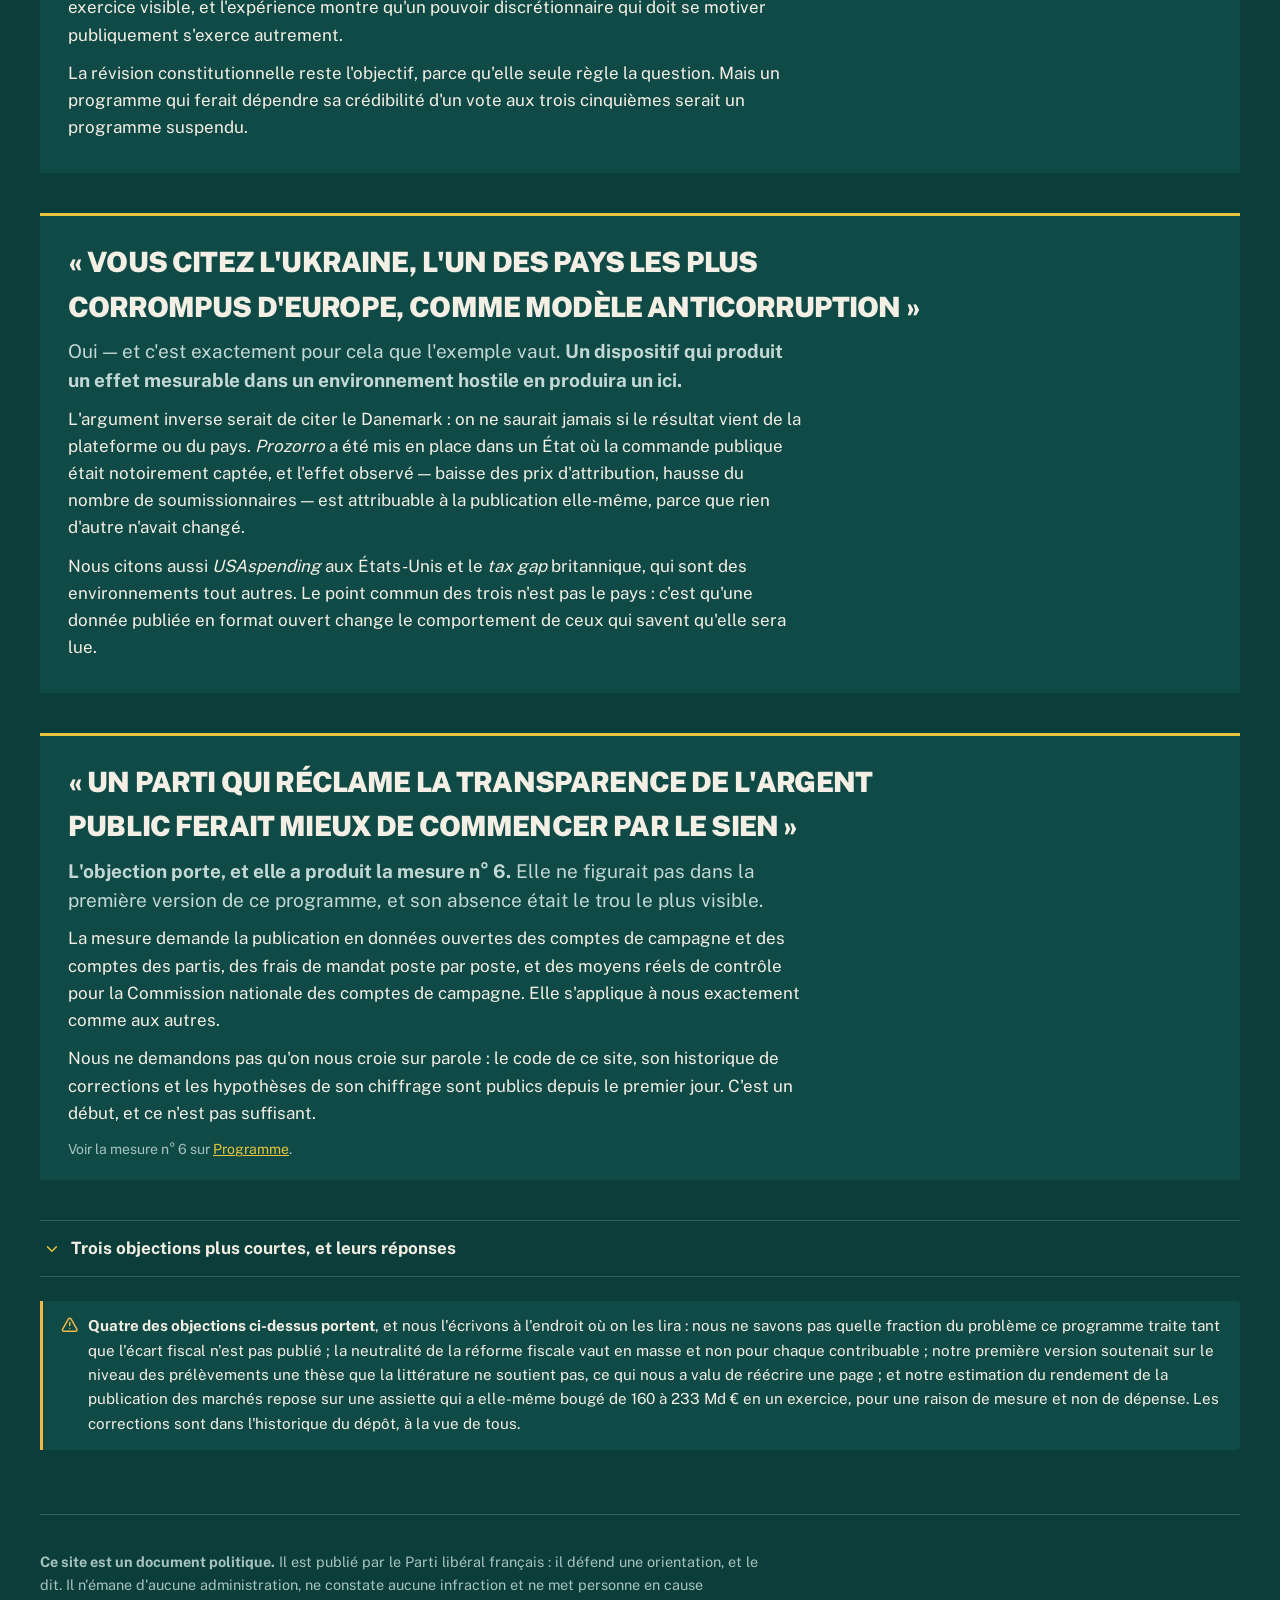
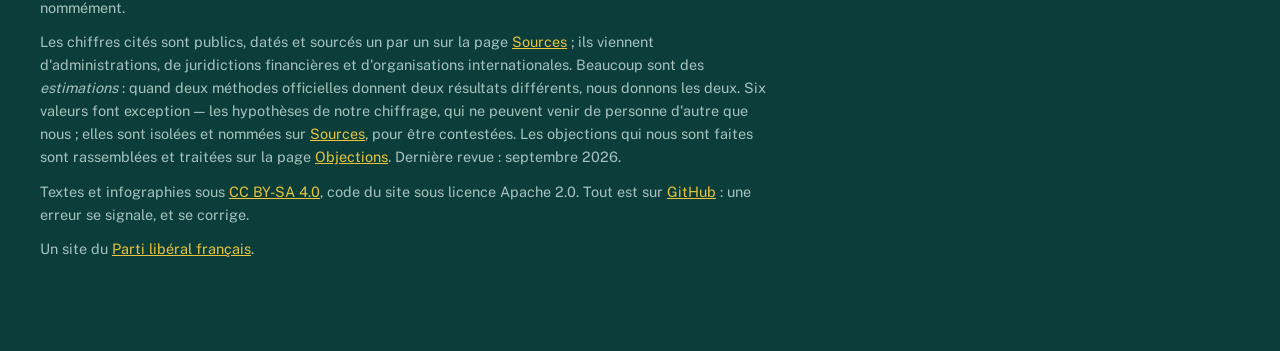
<file: objections.html>
<!doctype html>
<html lang="fr">
<head>
<meta charset="utf-8">
<meta name="viewport" content="width=device-width, initial-scale=1">
<meta name="theme-color" content="#0b3d3a">
<title>Objections — ce qu&#x27;on nous oppose, et ce que nous répondons</title>
<meta name="description" content="Les neuf objections les plus solides faites à ce programme, dans leur version la plus forte, et nos réponses — y compris les quatre qui portent.">
<link rel="icon" href="ressources/icone.svg" type="image/svg+xml">
<link rel="apple-touch-icon" href="ressources/icone.svg">
<link rel="stylesheet" href="ressources/style.css">
</head>
<body>
<a class="evitement" href="#contenu">Aller au contenu</a>
<header class="bandeau"><div class="interieur">
  <p class="nom"><a href="index.html"><span>Lutte contre la fraude et la corruption</span></a></p>
  <nav aria-label="Navigation principale"><span class="groupe"><span class="etiquette">Le projet</span><span class="liens"><a href="index.html">Le projet</a></span></span><span class="groupe"><span class="etiquette">Ce qui est</span><span class="liens"><a href="constat.html">Constat</a><a href="dispositif.html">Dispositif</a><a href="diagnostic.html">Diagnostic</a></span></span><span class="groupe"><span class="etiquette">Ce que nous proposons</span><span class="liens"><a href="programme.html">Programme</a><a href="chiffrage.html">Chiffrage</a><a href="objections.html" aria-current="page">Objections</a></span></span><span class="groupe"><span class="etiquette">La confiance</span><span class="liens"><a href="sources.html">Sources</a></span></span></nav>
</div></header>
<main id="contenu" tabindex="-1">
<div class="affiche"><p class="surtitre">La contradiction</p><h1>Voici ce qu'on<br>nous oppose de<br><span class="cle-texte">plus solide</span></h1><p class="chapeau">Neuf objections, dans leur version la plus forte — pas la version commode. Quatre d'entre elles portent, au moins en partie, et nous le disons. Un programme qui ne publie pas ses points faibles demande qu'on le croie sur parole&nbsp;; ce n'est pas ce que nous demandons.</p></div>
<div class="note resume">
  <p>Cette page est faite pour être utilisée contre nous. Si une objection
  manque, ou si une réponse vous paraît courte, <a href="sources.html">ouvrez
  un signalement</a>&nbsp;: elle sera ajoutée, et la réponse écrite au même
  endroit que les autres.</p>
</div>
<nav class="plan" aria-label="Dans cette page"><p class="etiquette">Dans cette page</p><ol><li><a href="#chiffrage">« Vous chiffrez l&#x27;inchiffrable »</a></li><li><a href="#maigre">« Deux milliards, c&#x27;est dérisoire »</a></li><li><a href="#cadeau">« Un cadeau fiscal déguisé »</a></li><li><a href="#taux">« Votre théorie du taux est fausse »</a></li><li><a href="#surveillance">« C&#x27;est la société de surveillance »</a></li><li><a href="#delation">« La délation rémunérée »</a></li><li><a href="#congres">« Vous promettez l&#x27;impossible »</a></li><li><a href="#ukraine">« Vous citez l&#x27;Ukraine en modèle »</a></li><li><a href="#nous">« Et vos propres comptes ? »</a></li></ol></nav><section class="cle" id="chiffrage" tabindex="-1"><h3>« Vous dites que personne ne sait mesurer la fraude, et vous la chiffrez »</h3><p class="reponse">L'objection est exacte, et c'est pourquoi nous ne chiffrons pas la fraude&nbsp;: nous chiffrons <b>l'effet de douze mesures</b>, ce qui n'est pas la même chose.</p><p>Un rendement n'a pas besoin d'une assiette connue pour être estimé, s'il passe par un canal observable. Nous n'écrivons jamais « la fraude coûte X, nous en récupérerons Y&nbsp;% ». Nous écrivons « la part encaissée des redressements est de 67&nbsp;%, la porter à 80&nbsp;% vaut tant » — une règle de trois sur deux nombres publiés.</p><p>Là où ce canal n'existe pas, la ligne ne porte aucun montant. Sur les six mesures que notre tableau de rendement examine, <b>trois seulement portent un chiffre</b>&nbsp;; les trois autres disent pourquoi elles n'en portent pas — effet net incertain, rendement neutre par construction, rendement nul par nature. C'est précisément ce qu'un chiffrage malhonnête ne fait jamais.</p><p>Reste que l'objection touche un point réel&nbsp;: <b>tant que l'écart fiscal n'est pas publié, personne — nous compris — ne peut dire quelle fraction du problème ce programme traite.</b> C'est la raison d'être de la mesure n°&nbsp;8, et la raison pour laquelle elle n'est pas négociable.</p><p class="source">Voir le détail ligne à ligne sur <a href="chiffrage.html">Chiffrage</a>, et nos hypothèses sur <a href="sources.html#hypotheses">Sources</a>.</p></section><section class="cle" id="maigre" tabindex="-1"><h3>« 1,9 à 7,6 milliards, c&#x27;est dérisoire au regard des enjeux »</h3><p class="reponse">C'est exact, et c'est volontaire. <b>Tout programme qui annonce davantage vend une assiette pour un rendement</b> — la confusion la plus répandue du débat français.</p><p>Les « 80 » ou « 100 milliards » qui circulent sont des estimations de ce qui échapperait à l'impôt, pas de ce qu'une politique peut faire rentrer. Une partie de ces montants est insolvable, une autre disparaît avec l'activité qui la portait, une troisième n'existerait pas sous un régime fiscal différent. Aucun pays, y compris ceux qui mesurent leur écart fiscal depuis vingt ans, n'en récupère la majeure partie.</p><p>S'y ajoute ce que nous ne chiffrons pas, faute de canal observable&nbsp;: la fraude découragée avant d'être commise, le contentieux évité par un droit opposable, l'indu de bonne foi qui cesse d'exister. Ces effets sont probablement supérieurs aux nôtres. Nous ne les comptons pas, parce que nous ne savons pas les compter.</p><p>Enfin, la comparaison qui compte n'est pas au montant de la fraude&nbsp;: elle est au coût. Un programme qui coûte de 215 à 365&nbsp;M&nbsp;€ par an et en rapporte de 1,9 à 7,6&nbsp;Md&nbsp;€ rapporte <b>cinq fois sa mise dans l'hypothèse la plus défavorable</b> — 1,9&nbsp;Md&nbsp;€ pour 365&nbsp;M&nbsp;€ — et trente-cinq fois dans la plus favorable. C'est la seule multiplication de cette page que nous faisons dans les deux sens, et c'est exprès.</p></section><section class="cle" id="cadeau" tabindex="-1"><h3>« Supprimer des niches pour baisser les taux, c&#x27;est un cadeau fiscal déguisé en lutte contre la fraude »</h3><p class="reponse">L'opération est <b>neutre pour les recettes par construction</b>, et cette neutralité est inscrite dans la loi organique qui porte la réforme&nbsp;: sans elle, la simplification serait une hausse d'impôt déguisée, ce que nous ne voulons pas davantage.</p><p>Le chiffrage l'écrit noir sur blanc&nbsp;: la ligne « réduction des dépenses fiscales » vaut <i>zéro</i> dans notre rendement. Nous ne finançons rien avec. Si nous voulions un cadeau fiscal, nous proposerions de baisser les taux <b>sans</b> supprimer les niches — c'est plus simple, et c'est ce que font ceux qui en veulent un.</p><p>L'objection garde pourtant une part de vérité, et il faut la nommer&nbsp;: une opération neutre en masse ne l'est jamais pour les personnes. Supprimer une niche fait des perdants identifiables, baisser un taux fait des gagnants diffus, et rien ne garantit que ce soient les mêmes. C'est un arbitrage politique assumé, pas un effet technique&nbsp;; la publication de l'évaluation niche par niche est ce qui permet d'en débattre autrement qu'en aveugle.</p></section><section class="cle" id="taux" tabindex="-1"><h3>« Votre thèse selon laquelle un taux élevé nourrit la fraude est contestée par la littérature »</h3><p class="reponse"><b>L'objection est fondée, et nous avons corrigé la page Diagnostic.</b> Dans le modèle même que nous citions, une hausse du taux peut <i>réduire</i> la fraude lorsque la pénalité est proportionnelle à l'impôt éludé — ce qui est le cas en France.</p><p>C'est le résultat de Yitzhaki (1974), qui corrige Allingham et Sandmo (1972). Nous avons d'abord écrit l'inverse. La cause n°&nbsp;2 du diagnostic a été réécrite autour de ce que la littérature empirique établit solidement&nbsp;: ce qui protège l'impôt, c'est <b>la déclaration par un tiers</b>. Là où un employeur ou une banque déclare à la place du contribuable, la fraude est marginale quel que soit le taux&nbsp;; là où l'on s'auto-déclare, elle est massive.</p><p>Cette correction ne fragilise pas le programme&nbsp;: elle le renforce. Elle fonde directement la mesure n°&nbsp;3 — verser les prestations sur des données déjà déclarées par un tiers — et la mesure n°&nbsp;1, puisque ce sont les régimes particuliers qui créent les zones où plus aucun tiers ne déclare.</p><p class="source">Voir la cause n°&nbsp;2 sur <a href="diagnostic.html#tiers">Diagnostic</a>.</p></section><section class="cle" id="surveillance" tabindex="-1"><h3>« Publier tout, croiser tous les fichiers : c&#x27;est la société de surveillance »</h3><p class="reponse">La distinction est nette et elle tient en une ligne&nbsp;: nous demandons la publication de <b>l'argent public</b> et des <b>décideurs</b>, jamais celle des citoyens.</p><p>Un contrat, une subvention, une aide publique, le patrimoine d'un ministre, le bénéficiaire effectif d'une société qui soumissionne&nbsp;: tout cela est déjà, en droit, de nature publique. Un revenu d'allocataire ne l'est pas et ne le deviendra pas.</p><p>Sur le croisement, la frontière est celle-ci&nbsp;: les données circulent <b>vers le calcul d'un droit</b>, jamais vers un score. Verser une prestation à partir de revenus déjà déclarés supprime une déclaration&nbsp;; construire un profil de risque sur des millions de personnes en ajoute une, invisible. La page Programme écrit les quatre lignes que nous ne franchirons pas, et elle les écrit <i>avant</i> qu'on nous les prête.</p><p class="source">Voir « Ce que nous refusons » sur <a href="programme.html#refus">Programme</a>.</p></section><section class="cle" id="delation" tabindex="-1"><h3>« Payer les dénonciateurs, c&#x27;est instituer la délation »</h3><p class="reponse">C'est pourquoi la prime <b>exclut par construction les dossiers individuels de prestations</b> et ne s'ouvre qu'au-delà d'un seuil de préjudice élevé, sur des montages organisés et sur la commande publique.</p><p>La différence entre l'alerte et la délation n'est pas morale, elle est mécanique&nbsp;: elle tient au seuil, au champ et à qui décide. Un salarié qui documente une entente sur un marché de 200&nbsp;M&nbsp;€ prend un risque professionnel majeur et apporte ce qu'aucun contrôle de routine ne trouvera. Un voisin qui signale un allocataire n'apporte rien que la caisse ne puisse vérifier elle-même, et coûte davantage qu'il ne rapporte.</p><p>Trois garde-fous&nbsp;: la décision appartient à une autorité indépendante et non à l'administration bénéficiaire&nbsp;; la prime est versée sur les sommes <b>effectivement encaissées</b>, ce qui élimine le signalement spéculatif&nbsp;; le barème est public, donc contestable.</p><p>Et la contrepartie est réelle&nbsp;: la France protège aujourd'hui les lanceurs d'alerte contre les représailles, mais ne compense rien. Perdre son emploi et cinq ans de sa vie pour avoir eu raison reste le parcours type.</p></section><section class="cle" id="congres" tabindex="-1"><h3>« L&#x27;indépendance du parquet exige le Congrès : vous promettez ce que personne n&#x27;a jamais obtenu »</h3><p class="reponse">C'est vrai, et nous ne le cachons pas&nbsp;: la révision a été votée par les deux assemblées puis abandonnée avant le Congrès en 2019. <b>La mesure comporte donc une partie qui ne dépend pas de lui.</b></p><p>Par la loi ordinaire, dès la première année&nbsp;: publication de toutes les nominations du parquet, de l'avis du Conseil supérieur de la magistrature et, lorsque le garde des Sceaux s'en écarte, des motifs pour lesquels il s'en écarte. On ne retire pas le pouvoir de nommer&nbsp;; on rend son exercice visible, et l'expérience montre qu'un pouvoir discrétionnaire qui doit se motiver publiquement s'exerce autrement.</p><p>La révision constitutionnelle reste l'objectif, parce qu'elle seule règle la question. Mais un programme qui ferait dépendre sa crédibilité d'un vote aux trois cinquièmes serait un programme suspendu.</p></section><section class="cle" id="ukraine" tabindex="-1"><h3>« Vous citez l&#x27;Ukraine, l&#x27;un des pays les plus corrompus d&#x27;Europe, comme modèle anticorruption »</h3><p class="reponse">Oui — et c'est exactement pour cela que l'exemple vaut. <b>Un dispositif qui produit un effet mesurable dans un environnement hostile en produira un ici.</b></p><p>L'argument inverse serait de citer le Danemark&nbsp;: on ne saurait jamais si le résultat vient de la plateforme ou du pays. <i>Prozorro</i> a été mis en place dans un État où la commande publique était notoirement captée, et l'effet observé — baisse des prix d'attribution, hausse du nombre de soumissionnaires — est attribuable à la publication elle-même, parce que rien d'autre n'avait changé.</p><p>Nous citons aussi <i>USAspending</i> aux États-Unis et le <i>tax gap</i> britannique, qui sont des environnements tout autres. Le point commun des trois n'est pas le pays&nbsp;: c'est qu'une donnée publiée en format ouvert change le comportement de ceux qui savent qu'elle sera lue.</p></section><section class="cle" id="nous" tabindex="-1"><h3>« Un parti qui réclame la transparence de l&#x27;argent public ferait mieux de commencer par le sien »</h3><p class="reponse"><b>L'objection porte, et elle a produit la mesure n°&nbsp;6.</b> Elle ne figurait pas dans la première version de ce programme, et son absence était le trou le plus visible.</p><p>La mesure demande la publication en données ouvertes des comptes de campagne et des comptes des partis, des frais de mandat poste par poste, et des moyens réels de contrôle pour la Commission nationale des comptes de campagne. Elle s'applique à nous exactement comme aux autres.</p><p>Nous ne demandons pas qu'on nous croie sur parole&nbsp;: le code de ce site, son historique de corrections et les hypothèses de son chiffrage sont publics depuis le premier jour. C'est un début, et ce n'est pas suffisant.</p><p class="source">Voir la mesure n°&nbsp;6 sur <a href="programme.html#exposer">Programme</a>.</p></section><details class="section"><summary><svg class="icone" viewBox="0 0 24 24" fill="none" stroke="currentColor" stroke-width="2" stroke-linecap="round" stroke-linejoin="round" aria-hidden="true" focusable="false"><path d="m6 9 6 6 6-6" /></svg><span>Trois objections plus courtes, et leurs réponses</span></summary><div class="dedans"><p><b>« Vos chiffres datent. »</b> L'objection a porté, et elle a été traitée&nbsp;: contrôle fiscal 2025, indice de perception 2025, non-recours au RSA publié en mai&nbsp;2026, commande publique 2024, comptes publics 2025, dépenses fiscales du budget pour 2026. Deux chiffres restent vieux et nous les gardons faute de mieux&nbsp;: l'estimation du Conseil des prélèvements obligatoires (2007) et l'étude de l'Insee sur la TVA (portant sur 2012). Leur ancienneté n'est pas un défaut de ce site&nbsp;; <b>c'est le sujet de ce site</b>. La liste complète des millésimes est sur <a href="sources.html">Sources</a>, et un retard se signale sur le dépôt.</p><p><b>« Vous ne créez aucune agence, mais vous ajoutez 2 000 agents. »</b> Les deux sont compatibles, et c'est le cœur de notre position&nbsp;: la France n'a pas besoin d'une quinzième institution, elle a besoin que les quatorze existantes aient les effectifs, les données et l'indépendance qui leur manquent. L'AFA comptait 60 agents fin 2025&nbsp;; le parquet national financier aligne 20 magistrats pour 771 procédures, soit 43 dossiers chacun.</p><p><b>« L'exclusion des marchés après une convention judiciaire viole la présomption d'innocence. »</b> Elle la violerait si elle était automatique, la convention étant sans reconnaissance de culpabilité. C'est pourquoi nous proposons l'inverse&nbsp;: faire de l'exclusion et de sa durée un <b>terme négocié de la convention elle-même</b>, homologué par le juge qui la valide. L'entreprise sait ce qu'elle signe.</p></div></details><div class="note avertissement"><svg class="icone" viewBox="0 0 24 24" fill="none" stroke="currentColor" stroke-width="2" stroke-linecap="round" stroke-linejoin="round" role="img" aria-label="Attention"><path d="m21.73 18-8-14a2 2 0 0 0-3.48 0l-8 14A2 2 0 0 0 4 21h16a2 2 0 0 0 1.73-3" /><path d="M12 9v4" /><path d="M12 17h.01" /></svg><div><b>Quatre des objections ci-dessus portent</b>, et nous l'écrivons à l'endroit où on les lira&nbsp;: nous ne savons pas quelle fraction du problème ce programme traite tant que l'écart fiscal n'est pas publié&nbsp;; la neutralité de la réforme fiscale vaut en masse et non pour chaque contribuable&nbsp;; notre première version soutenait sur le niveau des prélèvements une thèse que la littérature ne soutient pas, ce qui nous a valu de réécrire une page&nbsp;; et notre estimation du rendement de la publication des marchés repose sur une assiette qui a elle-même bougé de 160 à 233&nbsp;Md&nbsp;€ en un exercice, pour une raison de mesure et non de dépense. Les corrections sont dans l'historique du dépôt, à la vue de tous.</div></div>
</main>
<footer>
  <p><strong>Ce site est un document politique.</strong> Il est publié par le
  Parti libéral français : il défend une orientation, et le dit. Il n'émane
  d'aucune administration, ne constate aucune infraction et ne met personne en
  cause nommément.</p>
  <p>Les chiffres cités sont publics, datés et sourcés un par un sur la page
  <a href="sources.html">Sources</a> ; ils viennent d'administrations, de
  juridictions financières et d'organisations internationales. Beaucoup sont
  des <em>estimations</em> : quand deux méthodes officielles donnent deux
  résultats différents, nous donnons les deux. Six valeurs font exception — les
  hypothèses de notre chiffrage, qui ne peuvent venir de personne d'autre que
  nous ; elles sont isolées et nommées sur
  <a href="sources.html#hypotheses">Sources</a>, pour être contestées. Les objections qui nous sont faites sont rassemblées et traitées sur
  la page <a href="objections.html">Objections</a>. Dernière
  revue&nbsp;: septembre 2026.</p>
  <p>Textes et infographies sous
  <a href="https://creativecommons.org/licenses/by-sa/4.0/deed.fr">CC&nbsp;BY-SA&nbsp;4.0</a>,
  code du site sous licence Apache&nbsp;2.0. Tout est sur
  <a href="https://github.com/g-pliberal/Lutte-contre-la-fraude-et-la-corruption">GitHub</a> : une erreur se signale, et se corrige.</p>
  <p>Un site du
  <a href="https://partiliberalfrancais.fr/">Parti libéral français</a>.</p>
</footer>
</body>
</html>
</file>
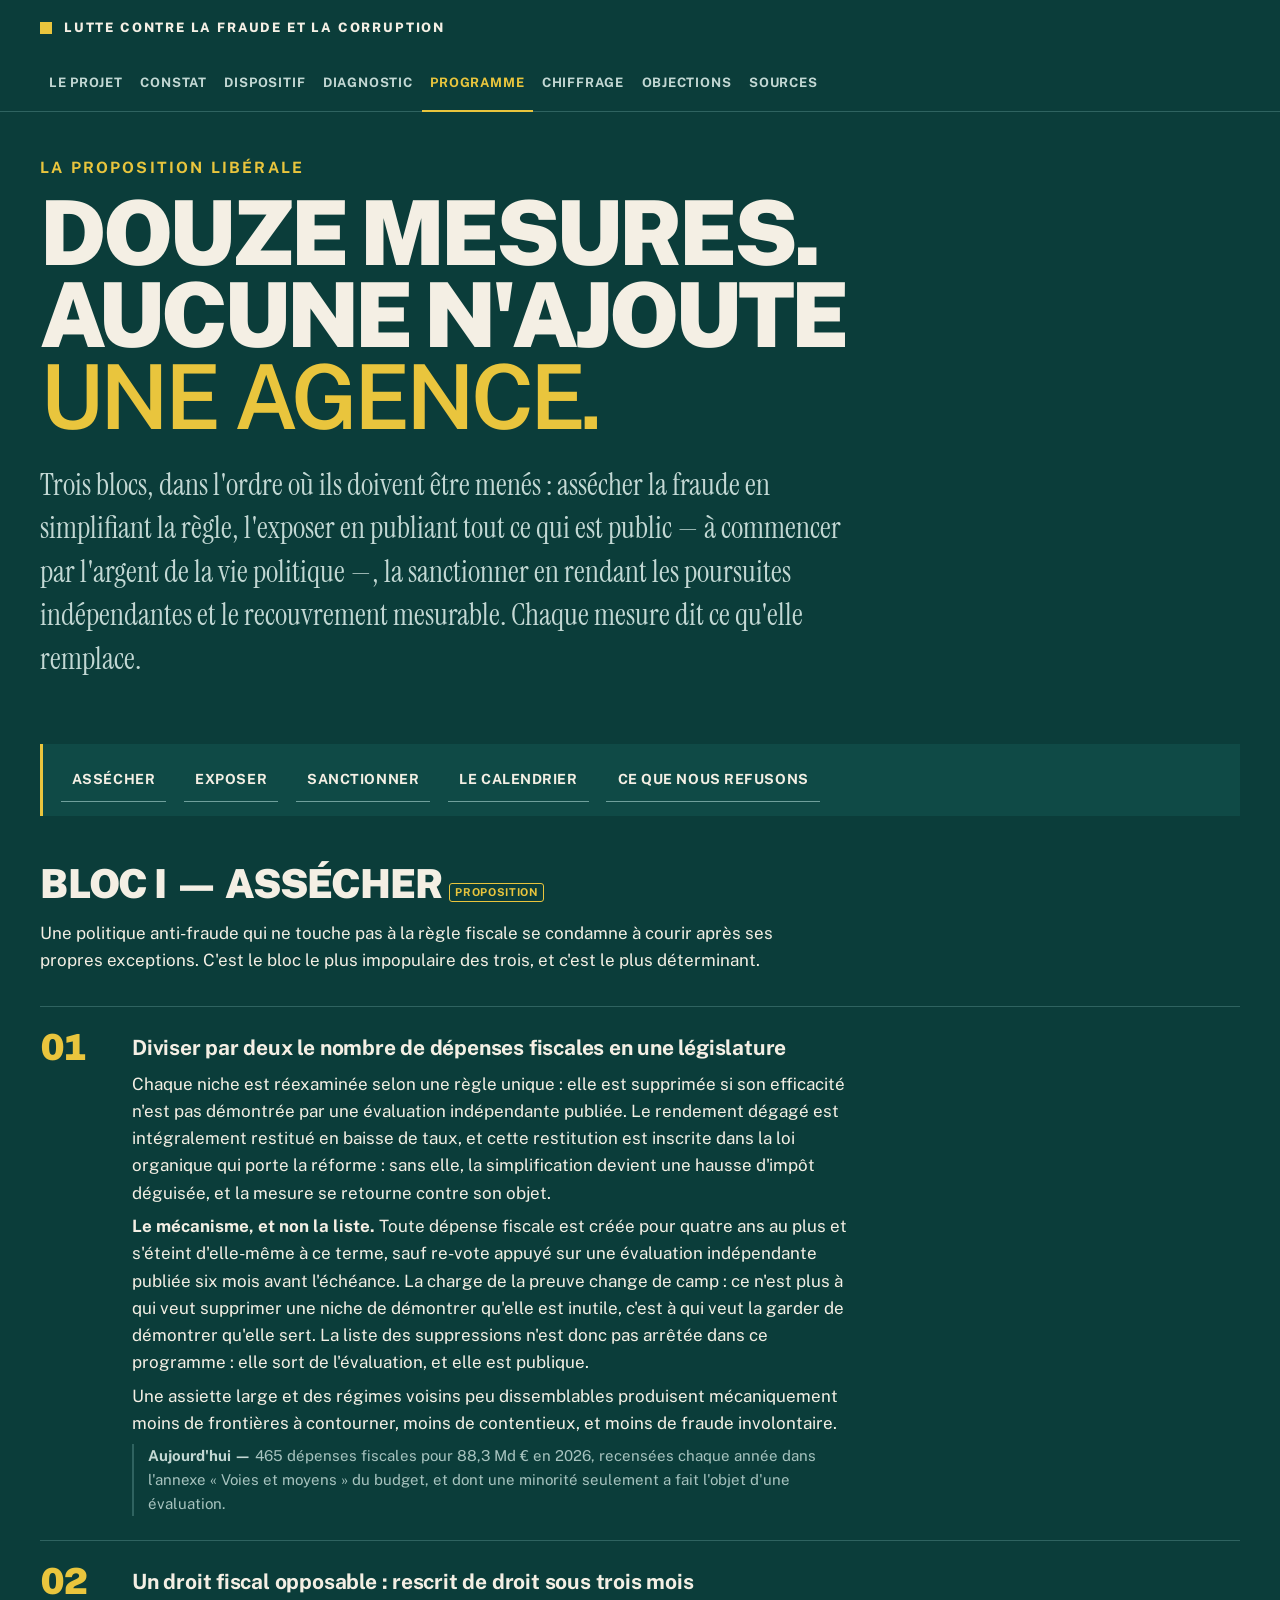
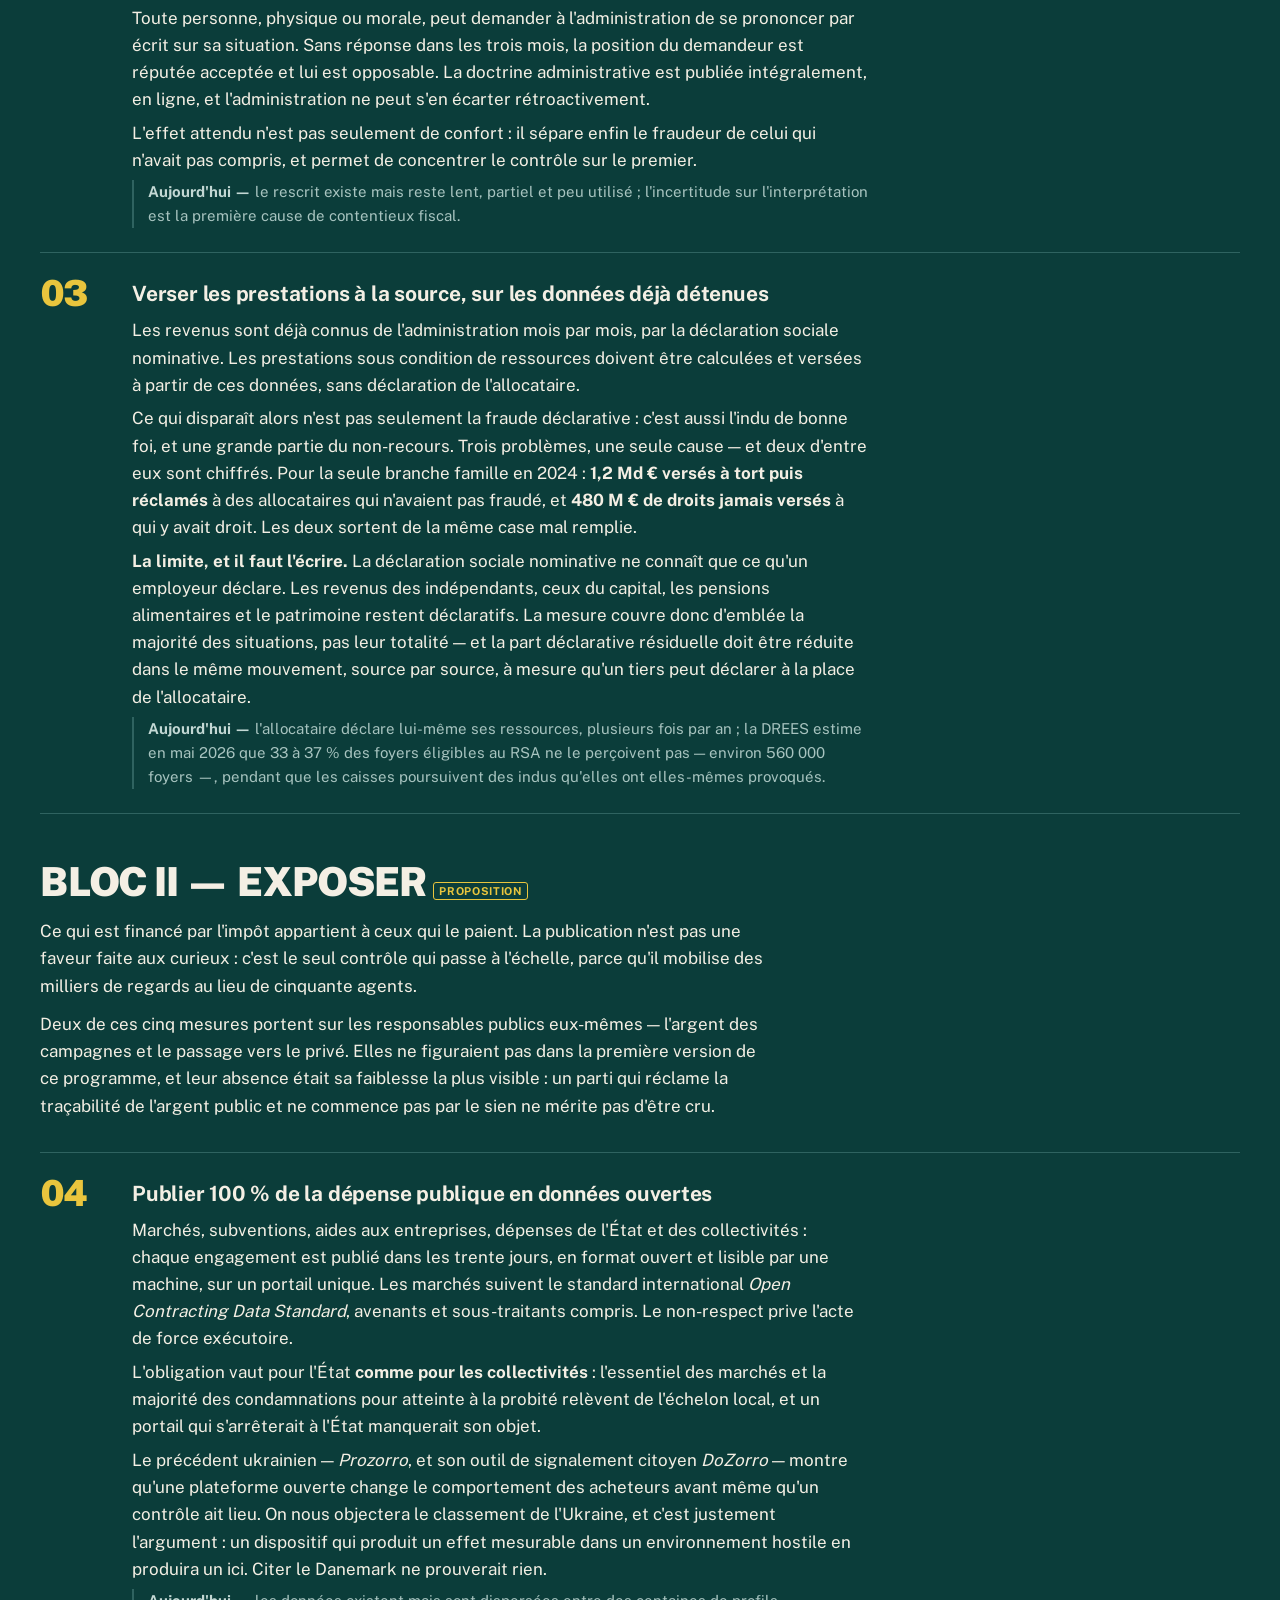
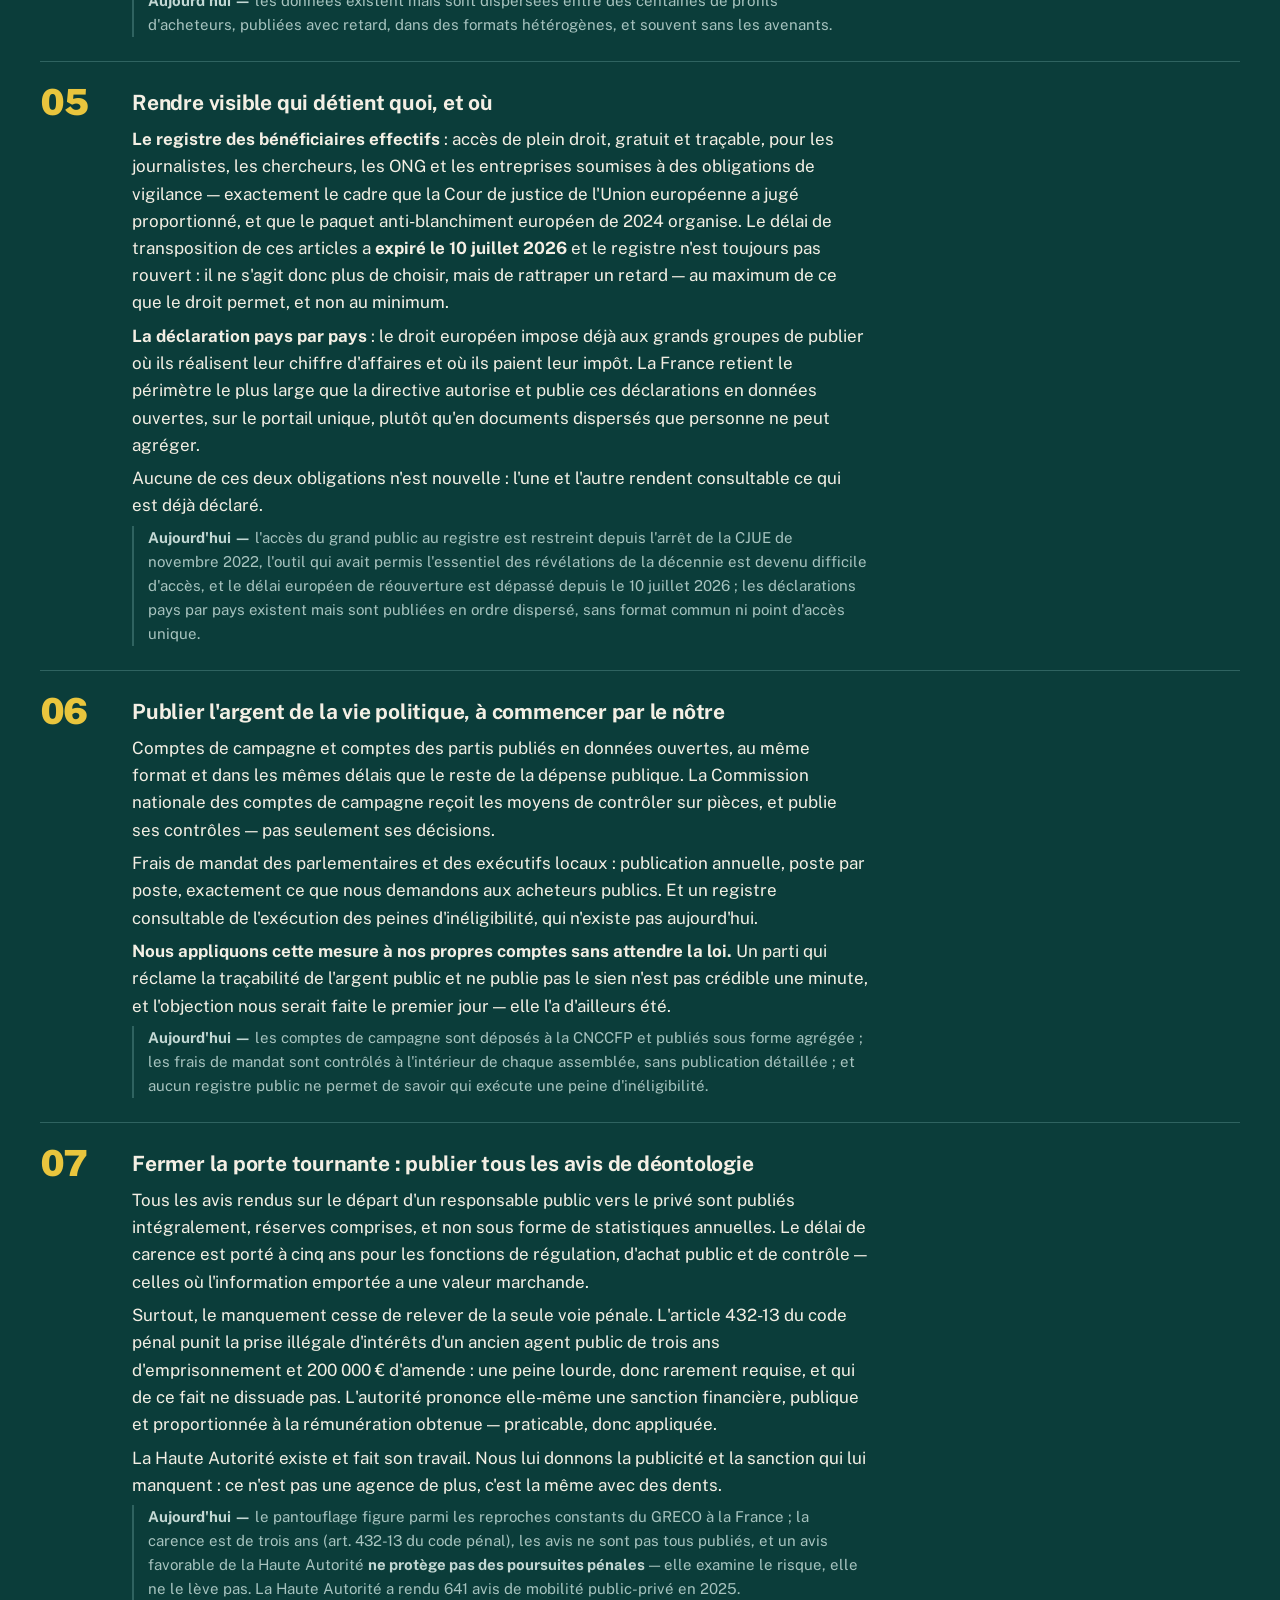
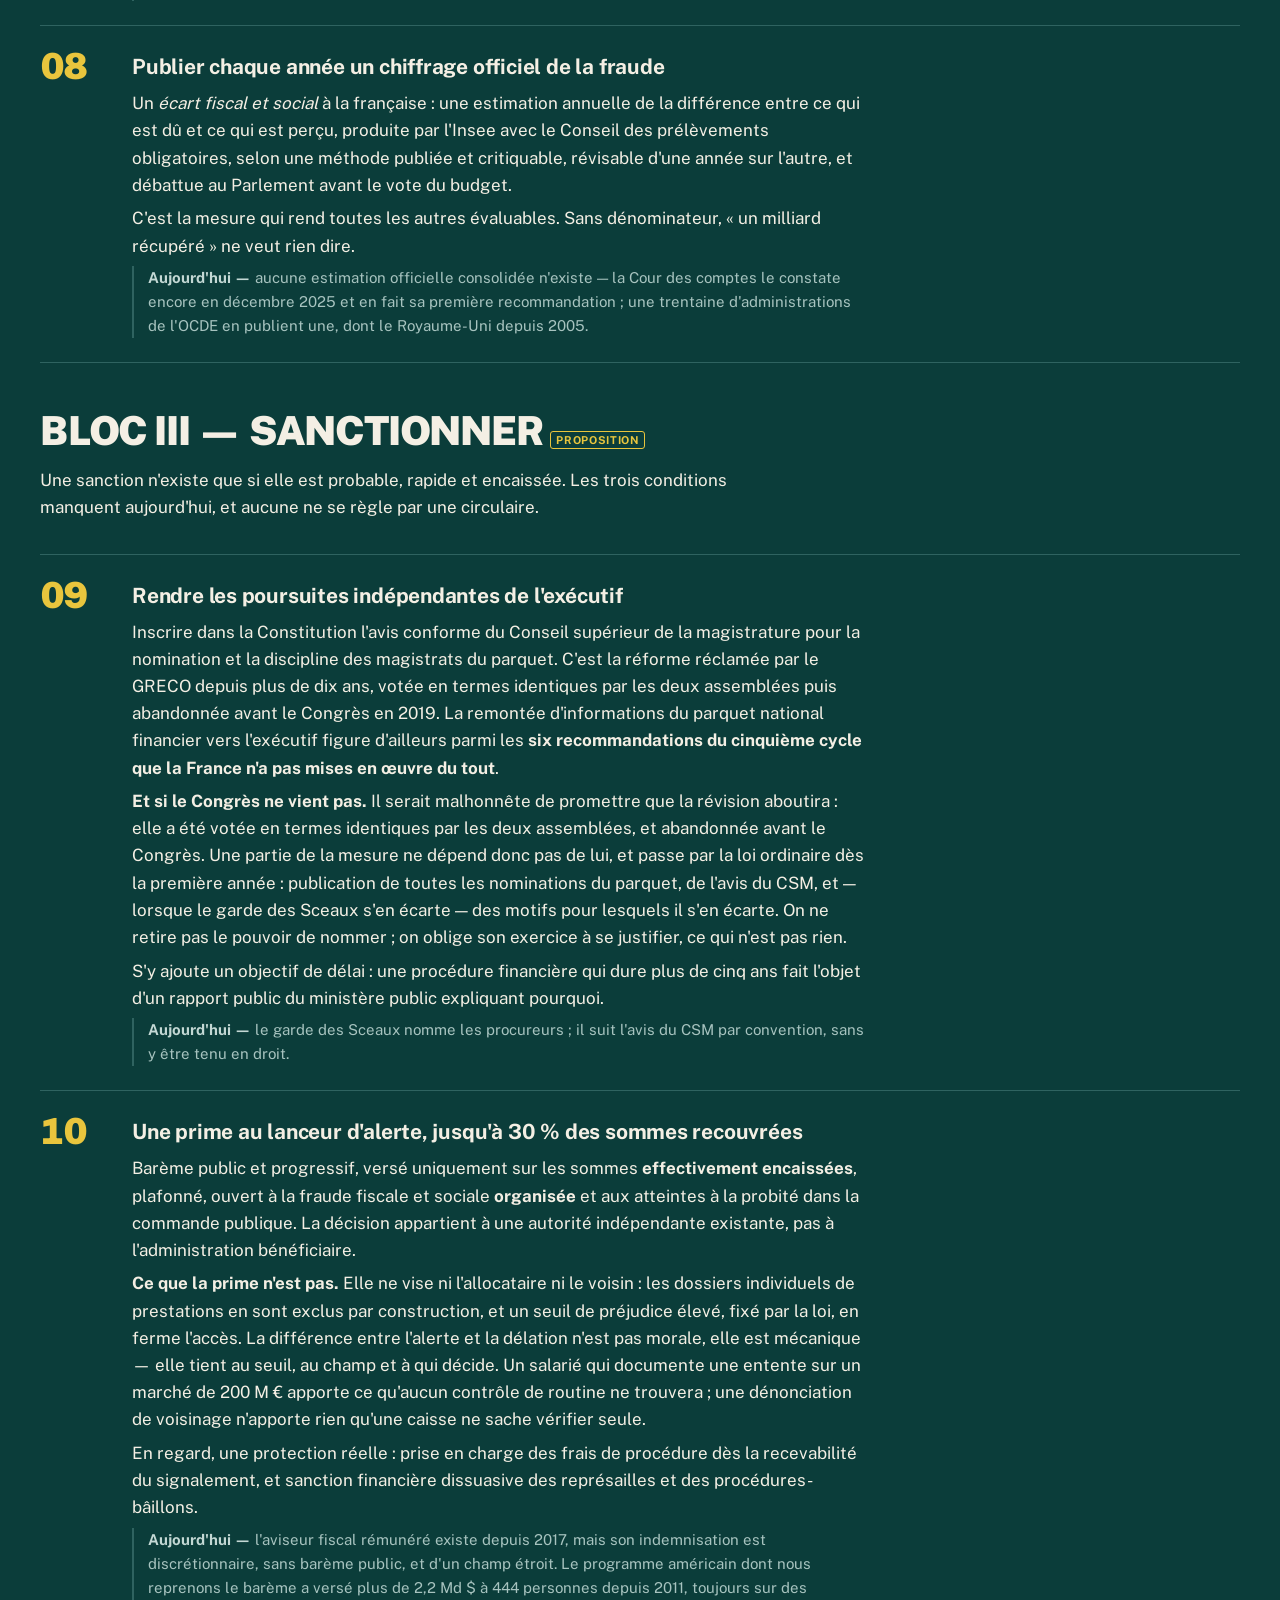
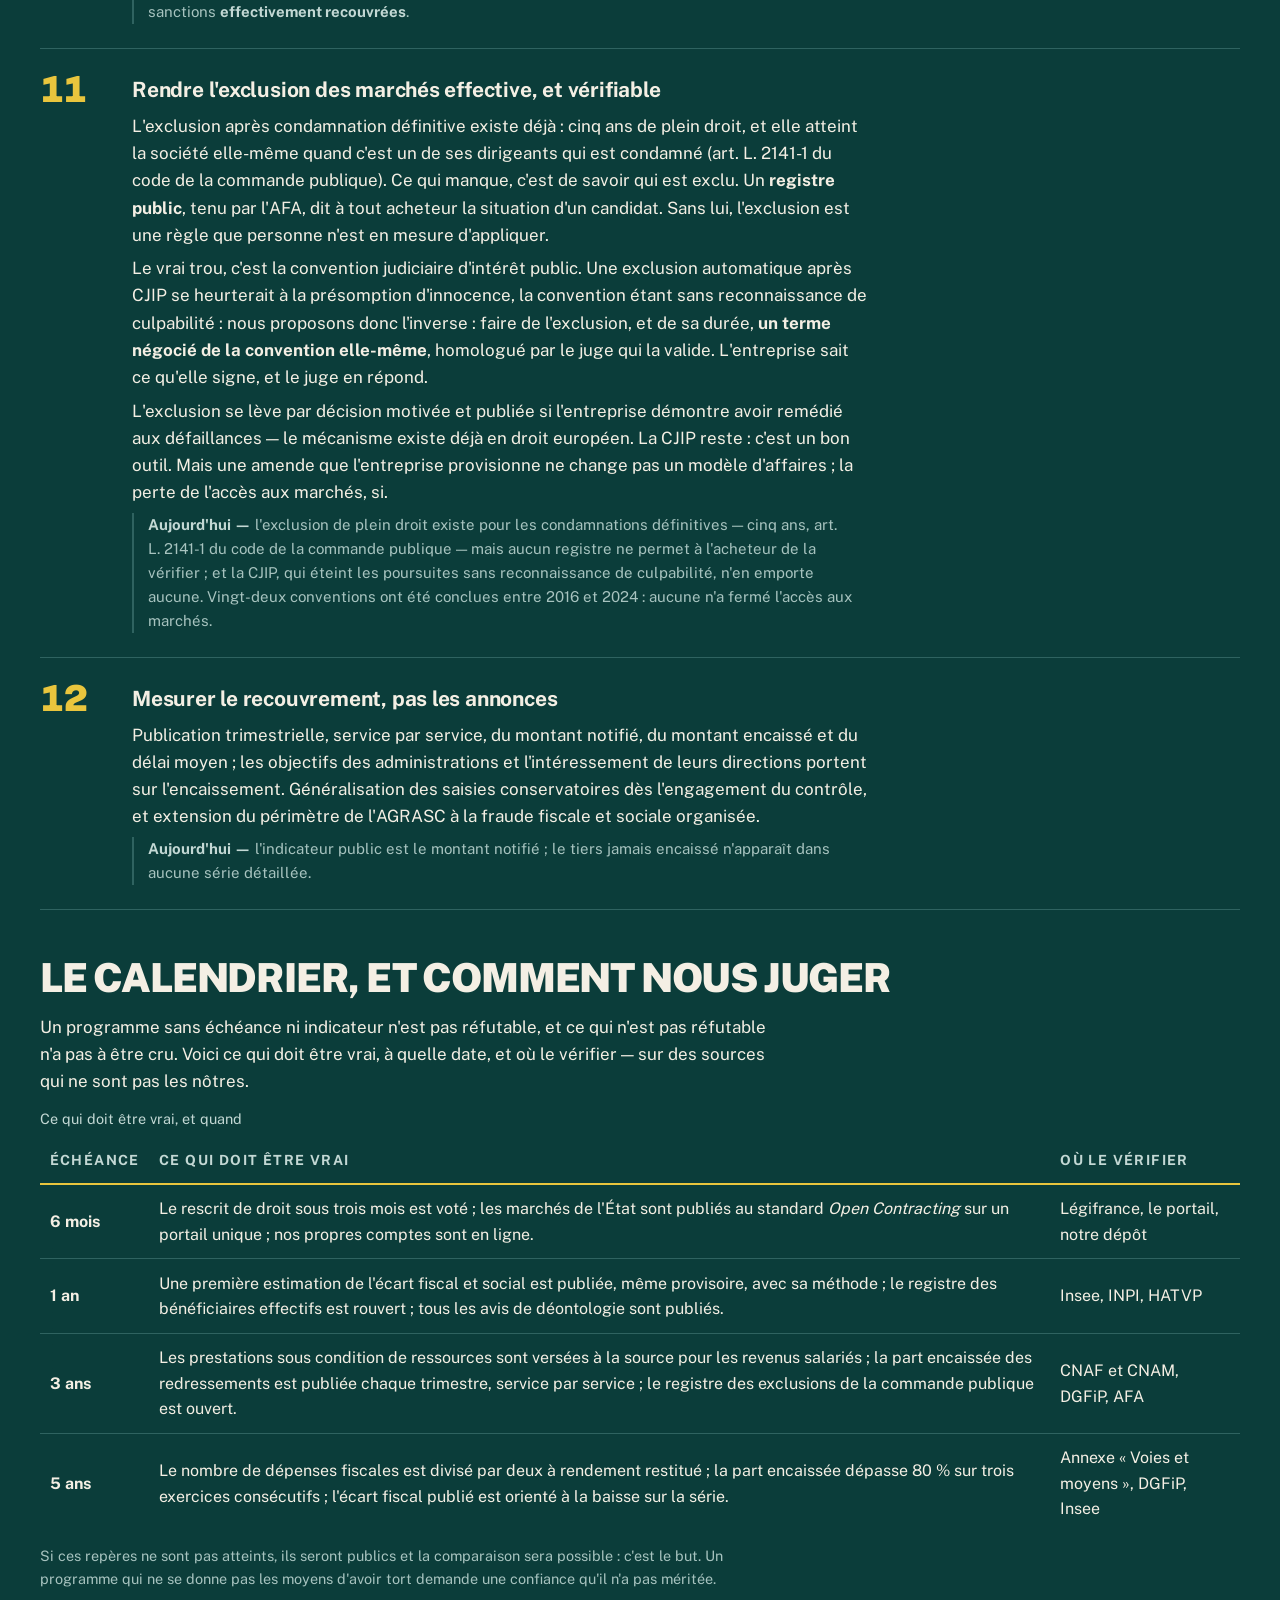
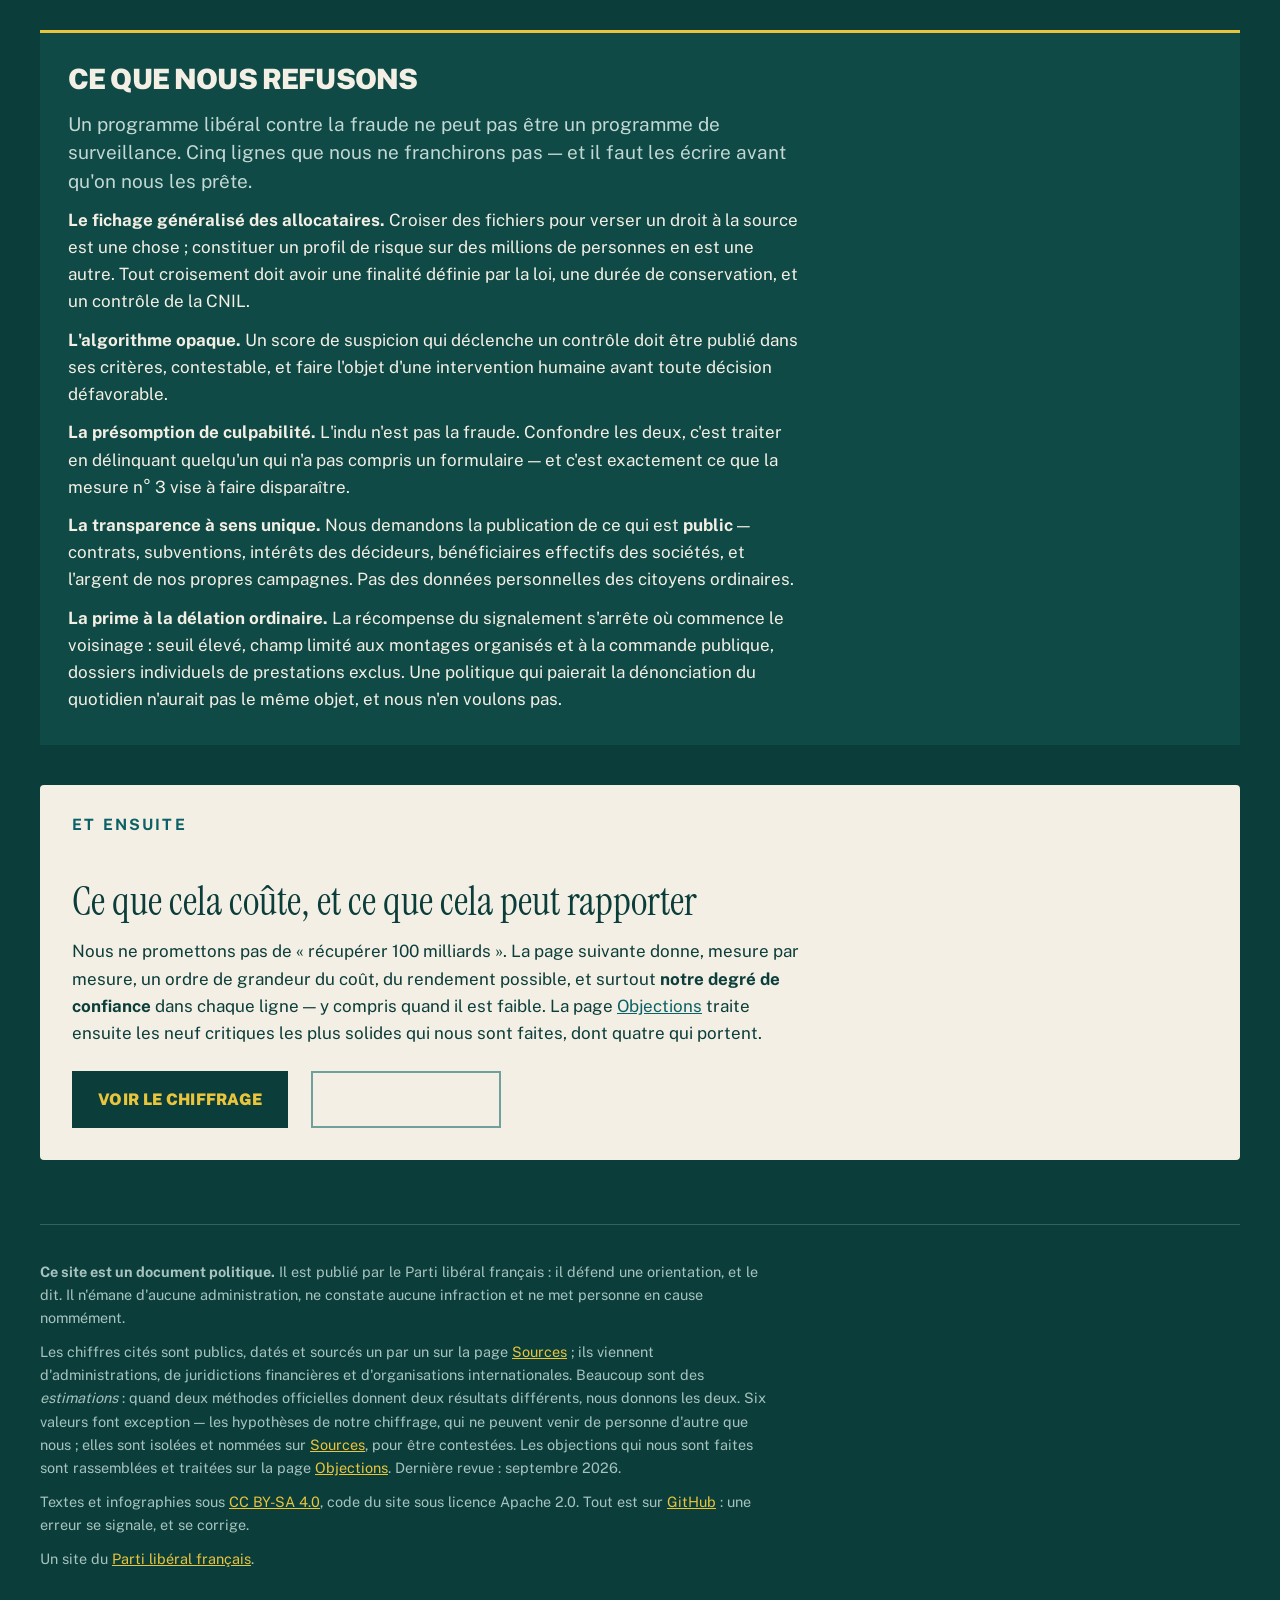
<file: programme.html>
<!doctype html>
<html lang="fr">
<head>
<meta charset="utf-8">
<meta name="viewport" content="width=device-width, initial-scale=1">
<meta name="theme-color" content="#0b3d3a">
<title>Programme — douze mesures libérales contre la fraude et la corruption</title>
<meta name="description" content="Douze mesures : simplification fiscale, prestations à la source, publication intégrale de la dépense publique, réouverture du registre des bénéficiaires effectifs, transparence de l&#x27;argent de la vie politique, encadrement du pantouflage, chiffrage annuel de la fraude, indépendance du parquet, prime au lanceur d&#x27;alerte, exclusion des marchés publics.">
<link rel="icon" href="ressources/icone.svg" type="image/svg+xml">
<link rel="apple-touch-icon" href="ressources/icone.svg">
<link rel="stylesheet" href="ressources/style.css">
</head>
<body>
<a class="evitement" href="#contenu">Aller au contenu</a>
<header class="bandeau"><div class="interieur">
  <p class="nom"><a href="index.html"><span>Lutte contre la fraude et la corruption</span></a></p>
  <nav aria-label="Navigation principale"><span class="groupe"><span class="etiquette">Le projet</span><span class="liens"><a href="index.html">Le projet</a></span></span><span class="groupe"><span class="etiquette">Ce qui est</span><span class="liens"><a href="constat.html">Constat</a><a href="dispositif.html">Dispositif</a><a href="diagnostic.html">Diagnostic</a></span></span><span class="groupe"><span class="etiquette">Ce que nous proposons</span><span class="liens"><a href="programme.html" aria-current="page">Programme</a><a href="chiffrage.html">Chiffrage</a><a href="objections.html">Objections</a></span></span><span class="groupe"><span class="etiquette">La confiance</span><span class="liens"><a href="sources.html">Sources</a></span></span></nav>
</div></header>
<main id="contenu" tabindex="-1">
<div class="affiche"><p class="surtitre">La proposition libérale</p><h1>Douze mesures.<br>Aucune n'ajoute<br><span class="cle-texte">une agence.</span></h1><p class="chapeau">Trois blocs, dans l'ordre où ils doivent être menés&nbsp;: assécher la fraude en simplifiant la règle, l'exposer en publiant tout ce qui est public — à commencer par l'argent de la vie politique —, la sanctionner en rendant les poursuites indépendantes et le recouvrement mesurable. Chaque mesure dit ce qu'elle remplace.</p></div><nav class="plan" aria-label="Dans cette page"><p class="etiquette">Dans cette page</p><ol><li><a href="#assecher">Assécher</a></li><li><a href="#exposer">Exposer</a></li><li><a href="#sanctionner">Sanctionner</a></li><li><a href="#calendrier">Le calendrier</a></li><li><a href="#refus">Ce que nous refusons</a></li></ol></nav>
<h2 id="assecher" tabindex="-1">Bloc I — Assécher <span class="badge proposition">Proposition</span></h2>
<p>Une politique anti-fraude qui ne touche pas à la règle fiscale se condamne à
courir après ses propres exceptions. C'est le bloc le plus impopulaire des
trois, et c'est le plus déterminant.</p>
<ol class="mesures" start="1"><li value="1"><span class="rang">01</span><div class="corps"><h3>Diviser par deux le nombre de dépenses fiscales en une législature</h3><p>Chaque niche est réexaminée selon une règle unique&nbsp;: elle est supprimée si son efficacité n'est pas démontrée par une évaluation indépendante publiée. Le rendement dégagé est intégralement restitué en baisse de taux, et cette restitution est inscrite dans la loi organique qui porte la réforme&nbsp;: sans elle, la simplification devient une hausse d'impôt déguisée, et la mesure se retourne contre son objet.</p><p><b>Le mécanisme, et non la liste.</b> Toute dépense fiscale est créée pour quatre ans au plus et s'éteint d'elle-même à ce terme, sauf re-vote appuyé sur une évaluation indépendante publiée six mois avant l'échéance. La charge de la preuve change de camp&nbsp;: ce n'est plus à qui veut supprimer une niche de démontrer qu'elle est inutile, c'est à qui veut la garder de démontrer qu'elle sert. La liste des suppressions n'est donc pas arrêtée dans ce programme&nbsp;: elle sort de l'évaluation, et elle est publique.</p><p>Une assiette large et des régimes voisins peu dissemblables produisent mécaniquement moins de frontières à contourner, moins de contentieux, et moins de fraude involontaire.</p><p class="aujourdhui"><b>Aujourd'hui —</b> 465 dépenses fiscales pour 88,3&nbsp;Md&nbsp;€ en 2026, recensées chaque année dans l'annexe « Voies et moyens » du budget, et dont une minorité seulement a fait l'objet d'une évaluation.</p></div></li><li value="2"><span class="rang">02</span><div class="corps"><h3>Un droit fiscal opposable : rescrit de droit sous trois mois</h3><p>Toute personne, physique ou morale, peut demander à l'administration de se prononcer par écrit sur sa situation. Sans réponse dans les trois mois, la position du demandeur est réputée acceptée et lui est opposable. La doctrine administrative est publiée intégralement, en ligne, et l'administration ne peut s'en écarter rétroactivement.</p><p>L'effet attendu n'est pas seulement de confort&nbsp;: il sépare enfin le fraudeur de celui qui n'avait pas compris, et permet de concentrer le contrôle sur le premier.</p><p class="aujourdhui"><b>Aujourd'hui —</b> le rescrit existe mais reste lent, partiel et peu utilisé&nbsp;; l'incertitude sur l'interprétation est la première cause de contentieux fiscal.</p></div></li><li value="3"><span class="rang">03</span><div class="corps"><h3>Verser les prestations à la source, sur les données déjà détenues</h3><p>Les revenus sont déjà connus de l'administration mois par mois, par la déclaration sociale nominative. Les prestations sous condition de ressources doivent être calculées et versées à partir de ces données, sans déclaration de l'allocataire.</p><p>Ce qui disparaît alors n'est pas seulement la fraude déclarative&nbsp;: c'est aussi l'indu de bonne foi, et une grande partie du non-recours. Trois problèmes, une seule cause — et deux d'entre eux sont chiffrés. Pour la seule branche famille en 2024&nbsp;: <b>1,2&nbsp;Md&nbsp;€ versés à tort puis réclamés</b> à des allocataires qui n'avaient pas fraudé, et <b>480&nbsp;M&nbsp;€ de droits jamais versés</b> à qui y avait droit. Les deux sortent de la même case mal remplie.</p><p><b>La limite, et il faut l'écrire.</b> La déclaration sociale nominative ne connaît que ce qu'un employeur déclare. Les revenus des indépendants, ceux du capital, les pensions alimentaires et le patrimoine restent déclaratifs. La mesure couvre donc d'emblée la majorité des situations, pas leur totalité — et la part déclarative résiduelle doit être réduite dans le même mouvement, source par source, à mesure qu'un tiers peut déclarer à la place de l'allocataire.</p><p class="aujourdhui"><b>Aujourd'hui —</b> l'allocataire déclare lui-même ses ressources, plusieurs fois par an&nbsp;; la DREES estime en mai&nbsp;2026 que 33 à 37&nbsp;% des foyers éligibles au RSA ne le perçoivent pas — environ 560&nbsp;000 foyers —, pendant que les caisses poursuivent des indus qu'elles ont elles-mêmes provoqués.</p></div></li></ol>
<h2 id="exposer" tabindex="-1">Bloc II — Exposer <span class="badge proposition">Proposition</span></h2>
<p>Ce qui est financé par l'impôt appartient à ceux qui le paient. La
publication n'est pas une faveur faite aux curieux&nbsp;: c'est le seul contrôle
qui passe à l'échelle, parce qu'il mobilise des milliers de regards au lieu de
cinquante agents.</p>
<p>Deux de ces cinq mesures portent sur les responsables publics eux-mêmes —
l'argent des campagnes et le passage vers le privé. Elles ne figuraient pas
dans la première version de ce programme, et leur absence était sa faiblesse la
plus visible&nbsp;: un parti qui réclame la traçabilité de l'argent public et
ne commence pas par le sien ne mérite pas d'être cru.</p>
<ol class="mesures" start="4"><li value="4"><span class="rang">04</span><div class="corps"><h3>Publier 100 % de la dépense publique en données ouvertes</h3><p>Marchés, subventions, aides aux entreprises, dépenses de l'État et des collectivités&nbsp;: chaque engagement est publié dans les trente jours, en format ouvert et lisible par une machine, sur un portail unique. Les marchés suivent le standard international <i>Open Contracting Data Standard</i>, avenants et sous-traitants compris. Le non-respect prive l'acte de force exécutoire.</p><p>L'obligation vaut pour l'État <b>comme pour les collectivités</b>&nbsp;: l'essentiel des marchés et la majorité des condamnations pour atteinte à la probité relèvent de l'échelon local, et un portail qui s'arrêterait à l'État manquerait son objet.</p><p>Le précédent ukrainien — <i>Prozorro</i>, et son outil de signalement citoyen <i>DoZorro</i> — montre qu'une plateforme ouverte change le comportement des acheteurs avant même qu'un contrôle ait lieu. On nous objectera le classement de l'Ukraine, et c'est justement l'argument&nbsp;: un dispositif qui produit un effet mesurable dans un environnement hostile en produira un ici. Citer le Danemark ne prouverait rien.</p><p class="aujourdhui"><b>Aujourd'hui —</b> les données existent mais sont dispersées entre des centaines de profils d'acheteurs, publiées avec retard, dans des formats hétérogènes, et souvent sans les avenants.</p></div></li><li value="5"><span class="rang">05</span><div class="corps"><h3>Rendre visible qui détient quoi, et où</h3><p><b>Le registre des bénéficiaires effectifs</b>&nbsp;: accès de plein droit, gratuit et traçable, pour les journalistes, les chercheurs, les ONG et les entreprises soumises à des obligations de vigilance — exactement le cadre que la Cour de justice de l'Union européenne a jugé proportionné, et que le paquet anti-blanchiment européen de 2024 organise. Le délai de transposition de ces articles a <b>expiré le 10&nbsp;juillet&nbsp;2026</b> et le registre n'est toujours pas rouvert&nbsp;: il ne s'agit donc plus de choisir, mais de rattraper un retard — au maximum de ce que le droit permet, et non au minimum.</p><p><b>La déclaration pays par pays</b>&nbsp;: le droit européen impose déjà aux grands groupes de publier où ils réalisent leur chiffre d'affaires et où ils paient leur impôt. La France retient le périmètre le plus large que la directive autorise et publie ces déclarations en données ouvertes, sur le portail unique, plutôt qu'en documents dispersés que personne ne peut agréger.</p><p>Aucune de ces deux obligations n'est nouvelle&nbsp;: l'une et l'autre rendent consultable ce qui est déjà déclaré.</p><p class="aujourdhui"><b>Aujourd'hui —</b> l'accès du grand public au registre est restreint depuis l'arrêt de la CJUE de novembre&nbsp;2022, l'outil qui avait permis l'essentiel des révélations de la décennie est devenu difficile d'accès, et le délai européen de réouverture est dépassé depuis le 10&nbsp;juillet&nbsp;2026&nbsp;; les déclarations pays par pays existent mais sont publiées en ordre dispersé, sans format commun ni point d'accès unique.</p></div></li><li value="6"><span class="rang">06</span><div class="corps"><h3>Publier l&#x27;argent de la vie politique, à commencer par le nôtre</h3><p>Comptes de campagne et comptes des partis publiés en données ouvertes, au même format et dans les mêmes délais que le reste de la dépense publique. La Commission nationale des comptes de campagne reçoit les moyens de contrôler sur pièces, et publie ses contrôles — pas seulement ses décisions.</p><p>Frais de mandat des parlementaires et des exécutifs locaux&nbsp;: publication annuelle, poste par poste, exactement ce que nous demandons aux acheteurs publics. Et un registre consultable de l'exécution des peines d'inéligibilité, qui n'existe pas aujourd'hui.</p><p><b>Nous appliquons cette mesure à nos propres comptes sans attendre la loi.</b> Un parti qui réclame la traçabilité de l'argent public et ne publie pas le sien n'est pas crédible une minute, et l'objection nous serait faite le premier jour — elle l'a d'ailleurs été.</p><p class="aujourdhui"><b>Aujourd'hui —</b> les comptes de campagne sont déposés à la CNCCFP et publiés sous forme agrégée&nbsp;; les frais de mandat sont contrôlés à l'intérieur de chaque assemblée, sans publication détaillée&nbsp;; et aucun registre public ne permet de savoir qui exécute une peine d'inéligibilité.</p></div></li><li value="7"><span class="rang">07</span><div class="corps"><h3>Fermer la porte tournante : publier tous les avis de déontologie</h3><p>Tous les avis rendus sur le départ d'un responsable public vers le privé sont publiés intégralement, réserves comprises, et non sous forme de statistiques annuelles. Le délai de carence est porté à cinq ans pour les fonctions de régulation, d'achat public et de contrôle — celles où l'information emportée a une valeur marchande.</p><p>Surtout, le manquement cesse de relever de la seule voie pénale. L'article 432-13 du code pénal punit la prise illégale d'intérêts d'un ancien agent public de trois ans d'emprisonnement et 200&nbsp;000&nbsp;€ d'amende&nbsp;: une peine lourde, donc rarement requise, et qui de ce fait ne dissuade pas. L'autorité prononce elle-même une sanction financière, publique et proportionnée à la rémunération obtenue — praticable, donc appliquée.</p><p>La Haute Autorité existe et fait son travail. Nous lui donnons la publicité et la sanction qui lui manquent&nbsp;: ce n'est pas une agence de plus, c'est la même avec des dents.</p><p class="aujourdhui"><b>Aujourd'hui —</b> le pantouflage figure parmi les reproches constants du GRECO à la France&nbsp;; la carence est de trois ans (art. 432-13 du code pénal), les avis ne sont pas tous publiés, et un avis favorable de la Haute Autorité <b>ne protège pas des poursuites pénales</b> — elle examine le risque, elle ne le lève pas. La Haute Autorité a rendu 641 avis de mobilité public-privé en 2025.</p></div></li><li value="8"><span class="rang">08</span><div class="corps"><h3>Publier chaque année un chiffrage officiel de la fraude</h3><p>Un <i>écart fiscal et social</i> à la française&nbsp;: une estimation annuelle de la différence entre ce qui est dû et ce qui est perçu, produite par l'Insee avec le Conseil des prélèvements obligatoires, selon une méthode publiée et critiquable, révisable d'une année sur l'autre, et débattue au Parlement avant le vote du budget.</p><p>C'est la mesure qui rend toutes les autres évaluables. Sans dénominateur, « un milliard récupéré » ne veut rien dire.</p><p class="aujourdhui"><b>Aujourd'hui —</b> aucune estimation officielle consolidée n'existe — la Cour des comptes le constate encore en décembre&nbsp;2025 et en fait sa première recommandation&nbsp;; une trentaine d'administrations de l'OCDE en publient une, dont le Royaume-Uni depuis 2005.</p></div></li></ol>
<h2 id="sanctionner" tabindex="-1">Bloc III — Sanctionner <span class="badge proposition">Proposition</span></h2>
<p>Une sanction n'existe que si elle est probable, rapide et encaissée. Les
trois conditions manquent aujourd'hui, et aucune ne se règle par une
circulaire.</p>
<ol class="mesures" start="9"><li value="9"><span class="rang">09</span><div class="corps"><h3>Rendre les poursuites indépendantes de l&#x27;exécutif</h3><p>Inscrire dans la Constitution l'avis conforme du Conseil supérieur de la magistrature pour la nomination et la discipline des magistrats du parquet. C'est la réforme réclamée par le GRECO depuis plus de dix ans, votée en termes identiques par les deux assemblées puis abandonnée avant le Congrès en 2019. La remontée d'informations du parquet national financier vers l'exécutif figure d'ailleurs parmi les <b>six recommandations du cinquième cycle que la France n'a pas mises en œuvre du tout</b>.</p><p><b>Et si le Congrès ne vient pas.</b> Il serait malhonnête de promettre que la révision aboutira&nbsp;: elle a été votée en termes identiques par les deux assemblées, et abandonnée avant le Congrès. Une partie de la mesure ne dépend donc pas de lui, et passe par la loi ordinaire dès la première année&nbsp;: publication de toutes les nominations du parquet, de l'avis du CSM, et — lorsque le garde des Sceaux s'en écarte — des motifs pour lesquels il s'en écarte. On ne retire pas le pouvoir de nommer&nbsp;; on oblige son exercice à se justifier, ce qui n'est pas rien.</p><p>S'y ajoute un objectif de délai&nbsp;: une procédure financière qui dure plus de cinq ans fait l'objet d'un rapport public du ministère public expliquant pourquoi.</p><p class="aujourdhui"><b>Aujourd'hui —</b> le garde des Sceaux nomme les procureurs&nbsp;; il suit l'avis du CSM par convention, sans y être tenu en droit.</p></div></li><li value="10"><span class="rang">10</span><div class="corps"><h3>Une prime au lanceur d&#x27;alerte, jusqu&#x27;à 30 % des sommes recouvrées</h3><p>Barème public et progressif, versé uniquement sur les sommes <b>effectivement encaissées</b>, plafonné, ouvert à la fraude fiscale et sociale <b>organisée</b> et aux atteintes à la probité dans la commande publique. La décision appartient à une autorité indépendante existante, pas à l'administration bénéficiaire.</p><p><b>Ce que la prime n'est pas.</b> Elle ne vise ni l'allocataire ni le voisin&nbsp;: les dossiers individuels de prestations en sont exclus par construction, et un seuil de préjudice élevé, fixé par la loi, en ferme l'accès. La différence entre l'alerte et la délation n'est pas morale, elle est mécanique — elle tient au seuil, au champ et à qui décide. Un salarié qui documente une entente sur un marché de 200&nbsp;M&nbsp;€ apporte ce qu'aucun contrôle de routine ne trouvera&nbsp;; une dénonciation de voisinage n'apporte rien qu'une caisse ne sache vérifier seule.</p><p>En regard, une protection réelle&nbsp;: prise en charge des frais de procédure dès la recevabilité du signalement, et sanction financière dissuasive des représailles et des procédures-bâillons.</p><p class="aujourdhui"><b>Aujourd'hui —</b> l'aviseur fiscal rémunéré existe depuis 2017, mais son indemnisation est discrétionnaire, sans barème public, et d'un champ étroit. Le programme américain dont nous reprenons le barème a versé plus de 2,2&nbsp;Md&nbsp;$ à 444 personnes depuis 2011, toujours sur des sanctions <b>effectivement recouvrées</b>.</p></div></li><li value="11"><span class="rang">11</span><div class="corps"><h3>Rendre l&#x27;exclusion des marchés effective, et vérifiable</h3><p>L'exclusion après condamnation définitive existe déjà&nbsp;: cinq ans de plein droit, et elle atteint la société elle-même quand c'est un de ses dirigeants qui est condamné (art. L.&nbsp;2141-1 du code de la commande publique). Ce qui manque, c'est de savoir qui est exclu. Un <b>registre public</b>, tenu par l'AFA, dit à tout acheteur la situation d'un candidat. Sans lui, l'exclusion est une règle que personne n'est en mesure d'appliquer.</p><p>Le vrai trou, c'est la convention judiciaire d'intérêt public. Une exclusion automatique après CJIP se heurterait à la présomption d'innocence, la convention étant sans reconnaissance de culpabilité&nbsp;: nous proposons donc l'inverse&nbsp;: faire de l'exclusion, et de sa durée, <b>un terme négocié de la convention elle-même</b>, homologué par le juge qui la valide. L'entreprise sait ce qu'elle signe, et le juge en répond.</p><p>L'exclusion se lève par décision motivée et publiée si l'entreprise démontre avoir remédié aux défaillances — le mécanisme existe déjà en droit européen. La CJIP reste&nbsp;: c'est un bon outil. Mais une amende que l'entreprise provisionne ne change pas un modèle d'affaires&nbsp;; la perte de l'accès aux marchés, si.</p><p class="aujourdhui"><b>Aujourd'hui —</b> l'exclusion de plein droit existe pour les condamnations définitives — cinq ans, art. L.&nbsp;2141-1 du code de la commande publique — mais aucun registre ne permet à l'acheteur de la vérifier&nbsp;; et la CJIP, qui éteint les poursuites sans reconnaissance de culpabilité, n'en emporte aucune. Vingt-deux conventions ont été conclues entre 2016 et 2024&nbsp;: aucune n'a fermé l'accès aux marchés.</p></div></li><li value="12"><span class="rang">12</span><div class="corps"><h3>Mesurer le recouvrement, pas les annonces</h3><p>Publication trimestrielle, service par service, du montant notifié, du montant encaissé et du délai moyen&nbsp;; les objectifs des administrations et l'intéressement de leurs directions portent sur l'encaissement. Généralisation des saisies conservatoires dès l'engagement du contrôle, et extension du périmètre de l'AGRASC à la fraude fiscale et sociale organisée.</p><p class="aujourdhui"><b>Aujourd'hui —</b> l'indicateur public est le montant notifié&nbsp;; le tiers jamais encaissé n'apparaît dans aucune série détaillée.</p></div></li></ol><h2 id="calendrier" tabindex="-1">Le calendrier, et comment nous juger</h2>
<p>Un programme sans échéance ni indicateur n'est pas réfutable, et ce qui
n'est pas réfutable n'a pas à être cru. Voici ce qui doit être vrai, à quelle
date, et où le vérifier — sur des sources qui ne sont pas les nôtres.</p>
<div class="defilant" tabindex="0" role="region" aria-label="Ce qui doit être vrai, et quand"><table><caption><span>Ce qui doit être vrai, et quand</span></caption><thead><tr><th scope="col" class="date">Échéance</th><th scope="col" class="long">Ce qui doit être vrai</th><th scope="col" class="texte">Où le vérifier</th></tr></thead><tbody><tr><th scope="row" class="date">6 mois</th><td class="long">Le rescrit de droit sous trois mois est voté&nbsp;; les marchés de l'État sont publiés au standard <i>Open Contracting</i> sur un portail unique&nbsp;; nos propres comptes sont en ligne.</td><td class="texte">Légifrance, le portail, notre dépôt</td></tr><tr><th scope="row" class="date">1 an</th><td class="long">Une première estimation de l'écart fiscal et social est publiée, même provisoire, avec sa méthode&nbsp;; le registre des bénéficiaires effectifs est rouvert&nbsp;; tous les avis de déontologie sont publiés.</td><td class="texte">Insee, INPI, HATVP</td></tr><tr><th scope="row" class="date">3 ans</th><td class="long">Les prestations sous condition de ressources sont versées à la source pour les revenus salariés&nbsp;; la part encaissée des redressements est publiée chaque trimestre, service par service&nbsp;; le registre des exclusions de la commande publique est ouvert.</td><td class="texte">CNAF et CNAM, DGFiP, AFA</td></tr><tr><th scope="row" class="date">5 ans</th><td class="long">Le nombre de dépenses fiscales est divisé par deux à rendement restitué&nbsp;; la part encaissée dépasse 80&nbsp;% sur trois exercices consécutifs&nbsp;; l'écart fiscal publié est orienté à la baisse sur la série.</td><td class="texte">Annexe « Voies et moyens », DGFiP, Insee</td></tr></tbody></table></div>
<p class="discret">Si ces repères ne sont pas atteints, ils seront publics et
la comparaison sera possible&nbsp;: c'est le but. Un programme qui ne se donne
pas les moyens d'avoir tort demande une confiance qu'il n'a pas méritée.</p>
<section class="cle" id="refus" tabindex="-1"><h3>Ce que nous refusons</h3><p class="reponse">Un programme libéral contre la fraude ne peut pas être un programme de surveillance. Cinq lignes que nous ne franchirons pas — et il faut les écrire avant qu'on nous les prête.</p><p><b>Le fichage généralisé des allocataires.</b> Croiser des fichiers pour verser un droit à la source est une chose&nbsp;; constituer un profil de risque sur des millions de personnes en est une autre. Tout croisement doit avoir une finalité définie par la loi, une durée de conservation, et un contrôle de la CNIL.</p><p><b>L'algorithme opaque.</b> Un score de suspicion qui déclenche un contrôle doit être publié dans ses critères, contestable, et faire l'objet d'une intervention humaine avant toute décision défavorable.</p><p><b>La présomption de culpabilité.</b> L'indu n'est pas la fraude. Confondre les deux, c'est traiter en délinquant quelqu'un qui n'a pas compris un formulaire — et c'est exactement ce que la mesure n°&nbsp;3 vise à faire disparaître.</p><p><b>La transparence à sens unique.</b> Nous demandons la publication de ce qui est <b>public</b> — contrats, subventions, intérêts des décideurs, bénéficiaires effectifs des sociétés, et l'argent de nos propres campagnes. Pas des données personnelles des citoyens ordinaires.</p><p><b>La prime à la délation ordinaire.</b> La récompense du signalement s'arrête où commence le voisinage&nbsp;: seuil élevé, champ limité aux montages organisés et à la commande publique, dossiers individuels de prestations exclus. Une politique qui paierait la dénonciation du quotidien n'aurait pas le même objet, et nous n'en voulons pas.</p></section>
<div class="creme">
  <p class="surtitre">Et ensuite</p>
  <h2 class="serif" style="text-transform:none">Ce que cela coûte, et ce que cela peut rapporter</h2>
  <p>Nous ne promettons pas de « récupérer 100&nbsp;milliards ». La page
  suivante donne, mesure par mesure, un ordre de grandeur du coût, du rendement
  possible, et surtout <b>notre degré de confiance</b> dans chaque ligne — y
  compris quand il est faible. La page <a href="objections.html">Objections</a>
  traite ensuite les neuf critiques les plus solides qui nous sont faites, dont
  quatre qui portent.</p>
  <p class="actions"><a class="bouton" href="chiffrage.html">Voir le chiffrage</a>
  <a class="bouton second" href="objections.html">Lire les objections</a></p>
</div>

</main>
<footer>
  <p><strong>Ce site est un document politique.</strong> Il est publié par le
  Parti libéral français : il défend une orientation, et le dit. Il n'émane
  d'aucune administration, ne constate aucune infraction et ne met personne en
  cause nommément.</p>
  <p>Les chiffres cités sont publics, datés et sourcés un par un sur la page
  <a href="sources.html">Sources</a> ; ils viennent d'administrations, de
  juridictions financières et d'organisations internationales. Beaucoup sont
  des <em>estimations</em> : quand deux méthodes officielles donnent deux
  résultats différents, nous donnons les deux. Six valeurs font exception — les
  hypothèses de notre chiffrage, qui ne peuvent venir de personne d'autre que
  nous ; elles sont isolées et nommées sur
  <a href="sources.html#hypotheses">Sources</a>, pour être contestées. Les objections qui nous sont faites sont rassemblées et traitées sur
  la page <a href="objections.html">Objections</a>. Dernière
  revue&nbsp;: septembre 2026.</p>
  <p>Textes et infographies sous
  <a href="https://creativecommons.org/licenses/by-sa/4.0/deed.fr">CC&nbsp;BY-SA&nbsp;4.0</a>,
  code du site sous licence Apache&nbsp;2.0. Tout est sur
  <a href="https://github.com/g-pliberal/Lutte-contre-la-fraude-et-la-corruption">GitHub</a> : une erreur se signale, et se corrige.</p>
  <p>Un site du
  <a href="https://partiliberalfrancais.fr/">Parti libéral français</a>.</p>
</footer>
</body>
</html>
</file>
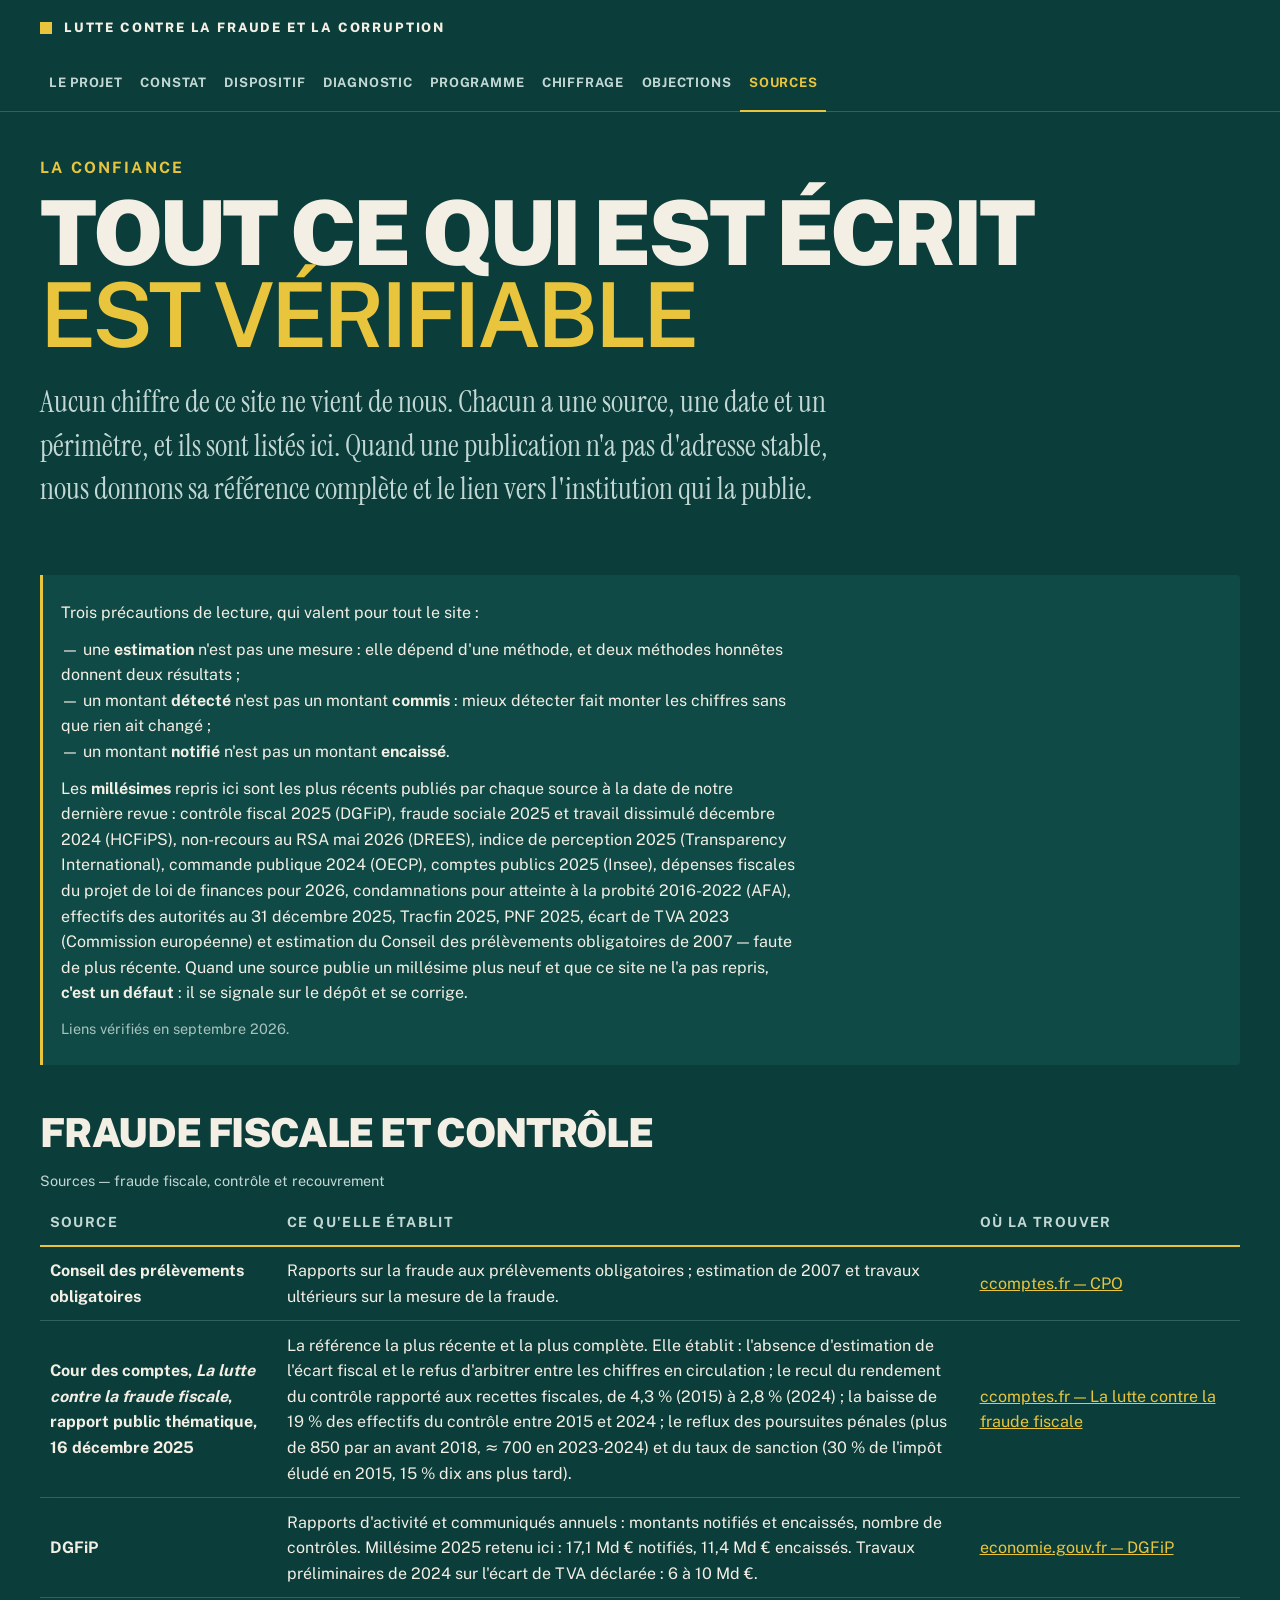
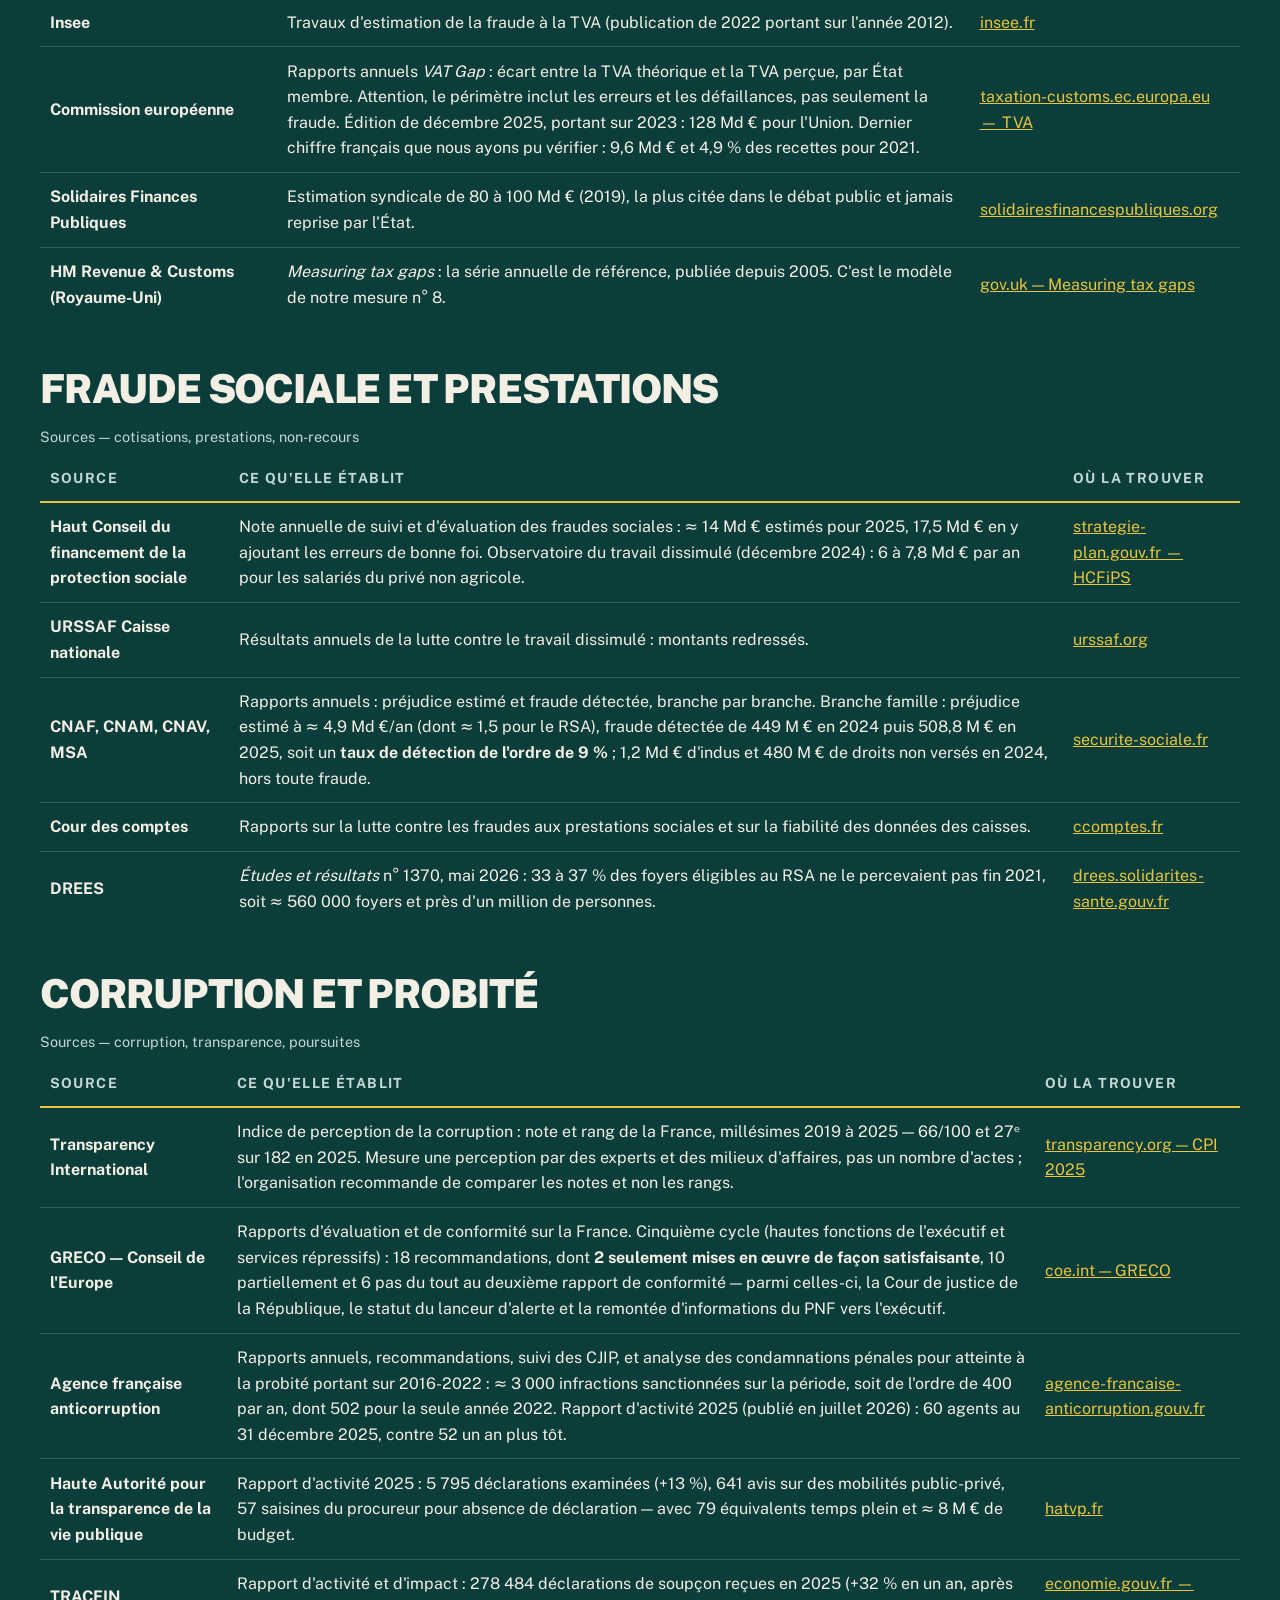
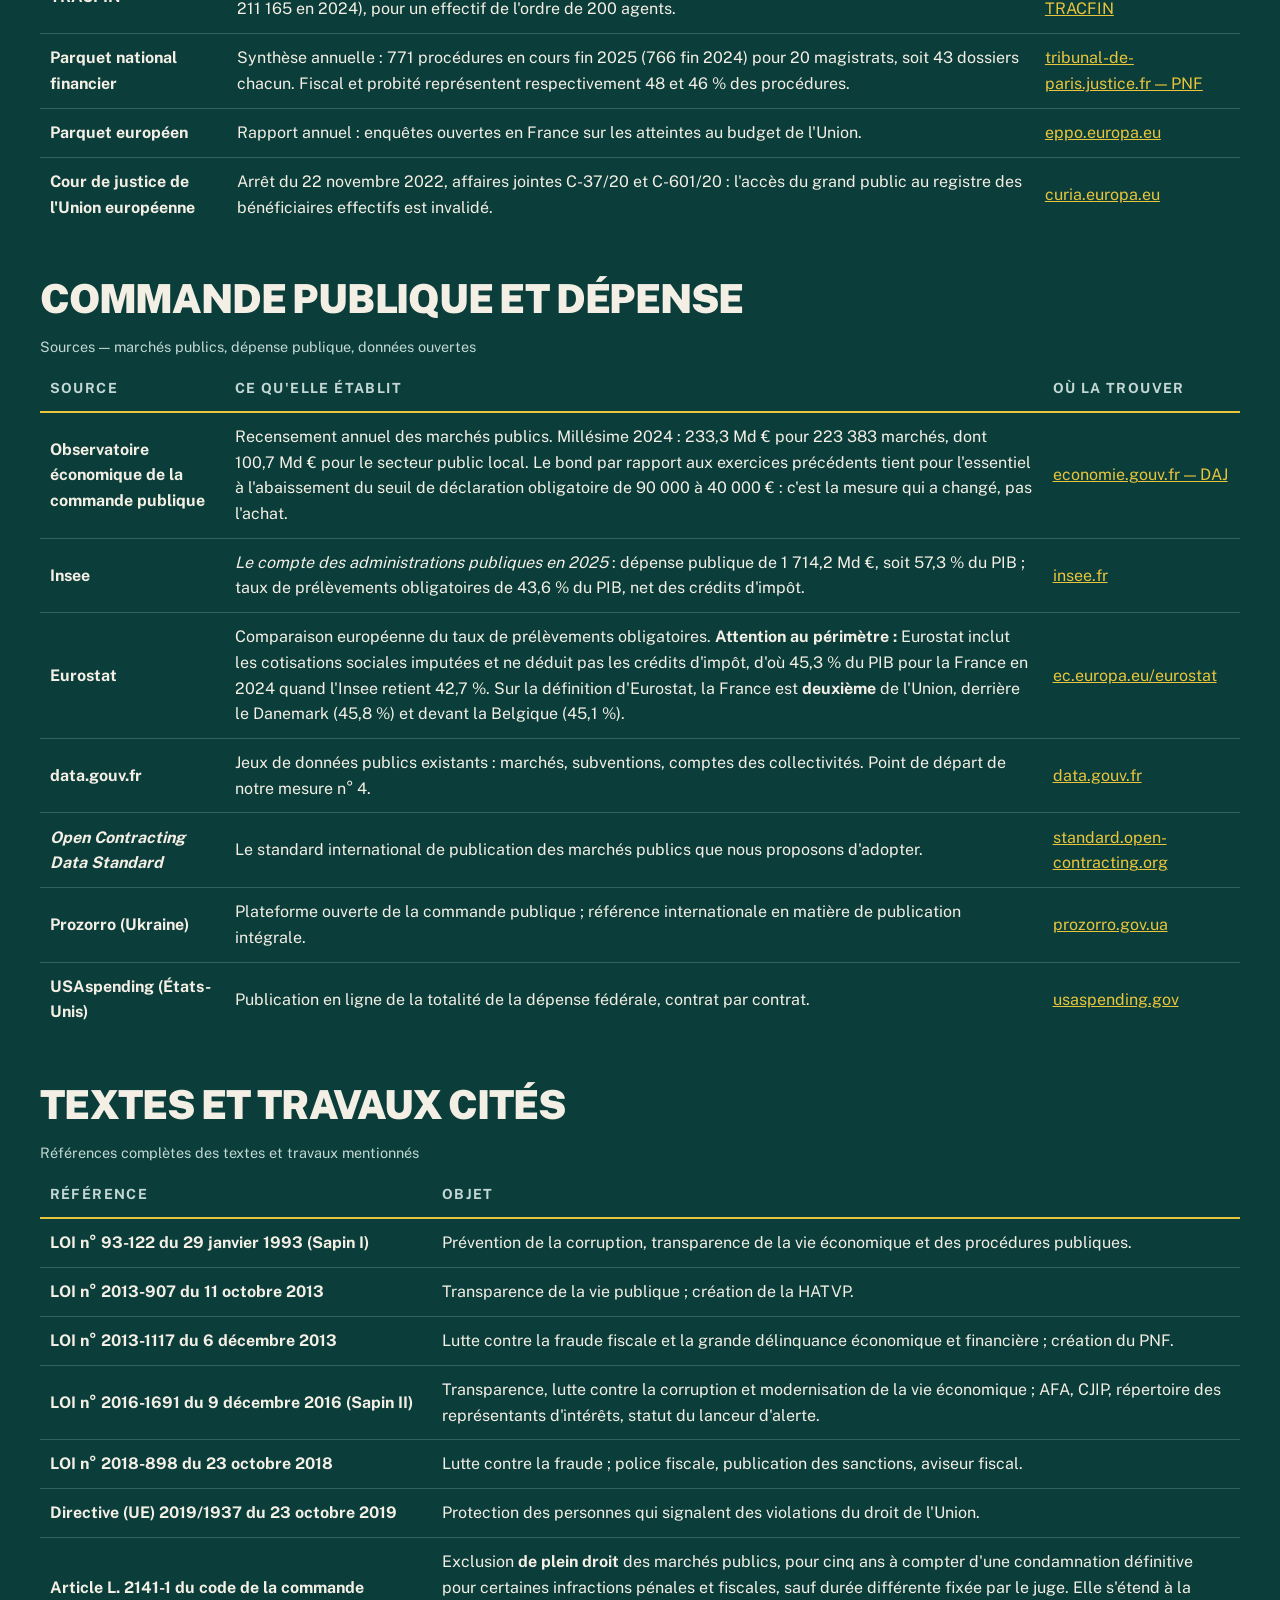
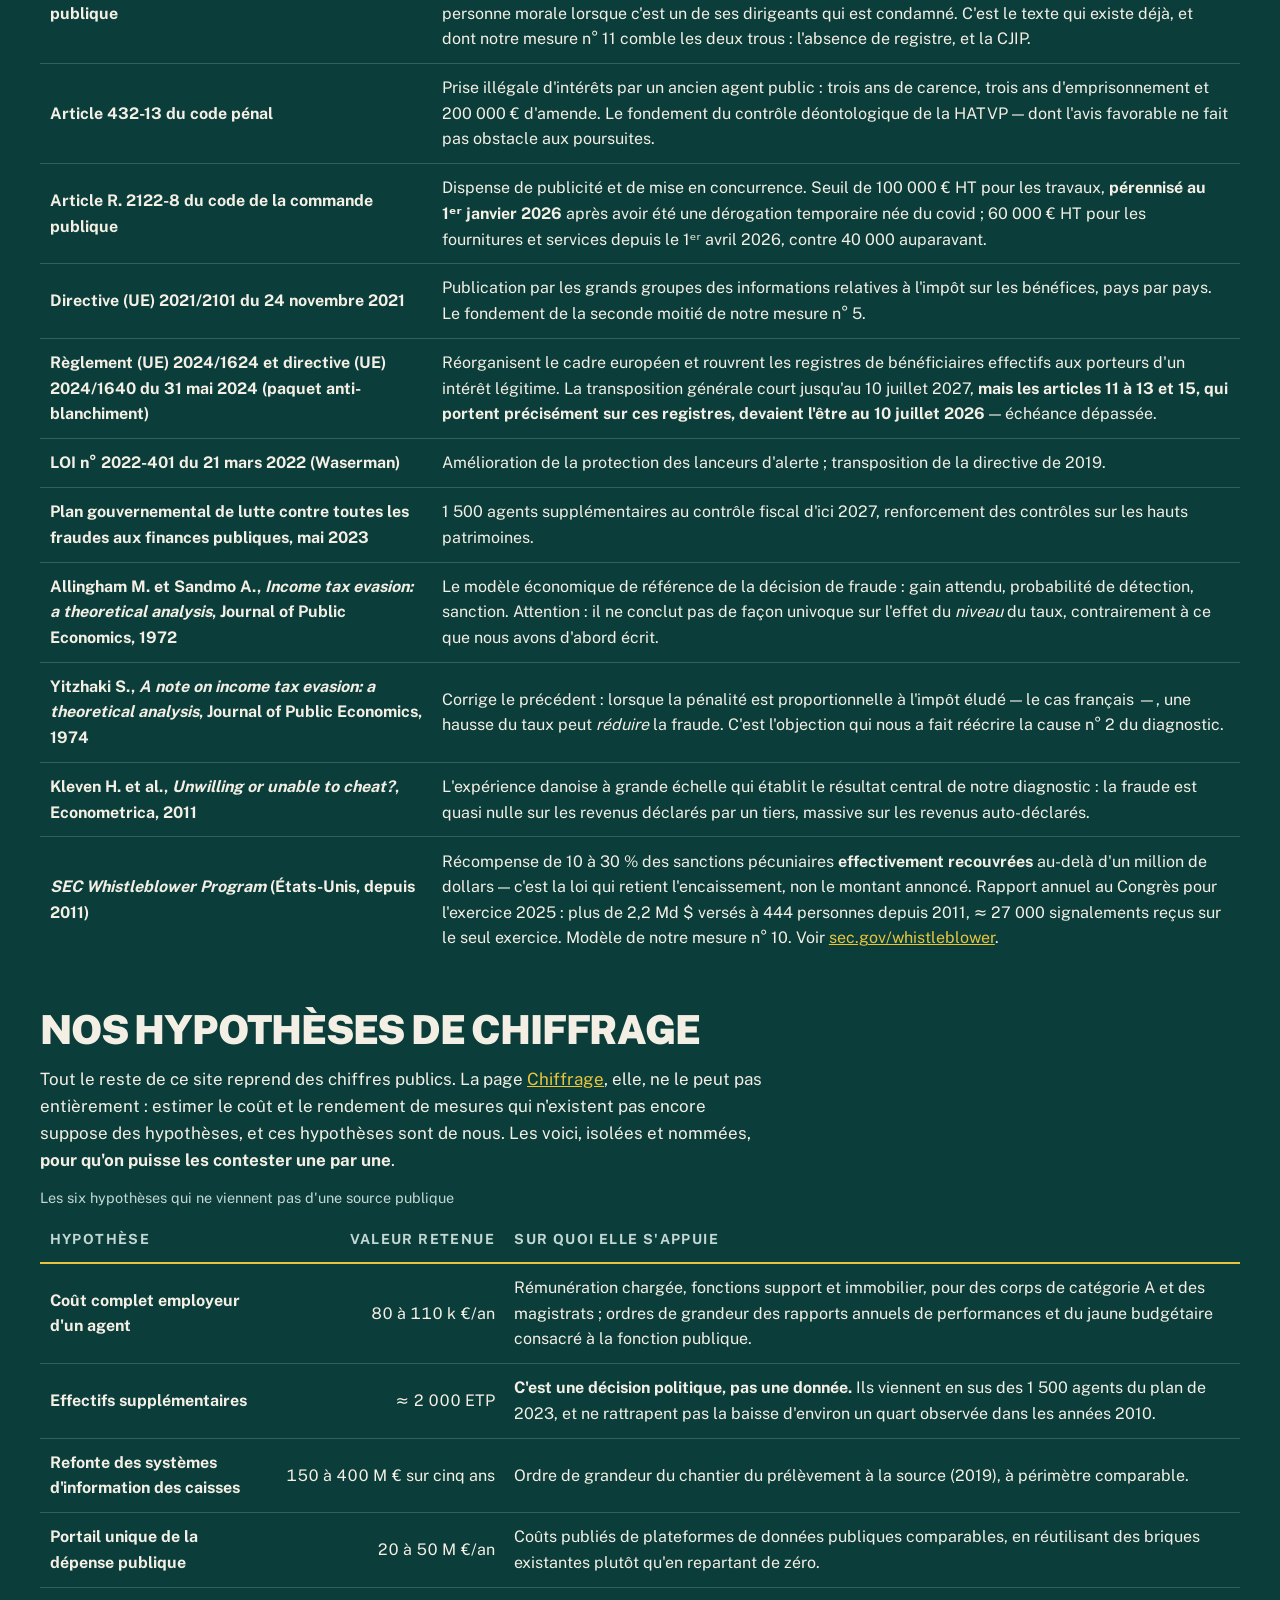
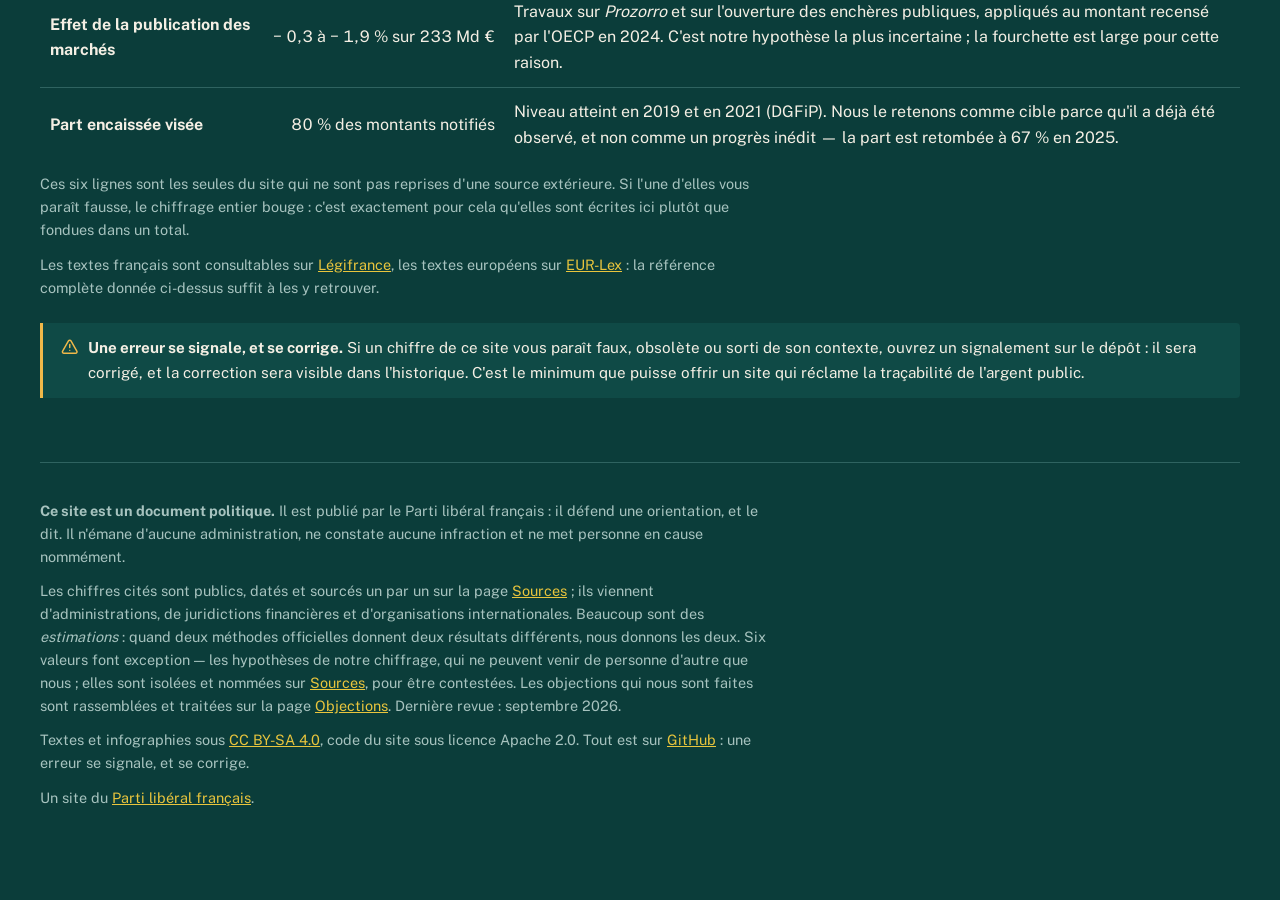
<file: sources.html>
<!doctype html>
<html lang="fr">
<head>
<meta charset="utf-8">
<meta name="viewport" content="width=device-width, initial-scale=1">
<meta name="theme-color" content="#0b3d3a">
<title>Sources — d&#x27;où viennent les chiffres de ce site</title>
<meta name="description" content="Toutes les sources citées sur ce site : administrations, juridictions financières, organisations internationales, textes de loi — avec leur date, leur périmètre et le lien pour les vérifier.">
<link rel="icon" href="ressources/icone.svg" type="image/svg+xml">
<link rel="apple-touch-icon" href="ressources/icone.svg">
<link rel="stylesheet" href="ressources/style.css">
</head>
<body>
<a class="evitement" href="#contenu">Aller au contenu</a>
<header class="bandeau"><div class="interieur">
  <p class="nom"><a href="index.html"><span>Lutte contre la fraude et la corruption</span></a></p>
  <nav aria-label="Navigation principale"><span class="groupe"><span class="etiquette">Le projet</span><span class="liens"><a href="index.html">Le projet</a></span></span><span class="groupe"><span class="etiquette">Ce qui est</span><span class="liens"><a href="constat.html">Constat</a><a href="dispositif.html">Dispositif</a><a href="diagnostic.html">Diagnostic</a></span></span><span class="groupe"><span class="etiquette">Ce que nous proposons</span><span class="liens"><a href="programme.html">Programme</a><a href="chiffrage.html">Chiffrage</a><a href="objections.html">Objections</a></span></span><span class="groupe"><span class="etiquette">La confiance</span><span class="liens"><a href="sources.html" aria-current="page">Sources</a></span></span></nav>
</div></header>
<main id="contenu" tabindex="-1">
<div class="affiche"><p class="surtitre">La confiance</p><h1>Tout ce qui est écrit<br><span class="cle-texte">est vérifiable</span></h1><p class="chapeau">Aucun chiffre de ce site ne vient de nous. Chacun a une source, une date et un périmètre, et ils sont listés ici. Quand une publication n'a pas d'adresse stable, nous donnons sa référence complète et le lien vers l'institution qui la publie.</p></div>
<div class="note resume">
  <p>Trois précautions de lecture, qui valent pour tout le site&nbsp;:</p>
  <p>— une <b>estimation</b> n'est pas une mesure&nbsp;: elle dépend d'une
  méthode, et deux méthodes honnêtes donnent deux résultats&nbsp;;<br>
  — un montant <b>détecté</b> n'est pas un montant <b>commis</b>&nbsp;: mieux
  détecter fait monter les chiffres sans que rien ait changé&nbsp;;<br>
  — un montant <b>notifié</b> n'est pas un montant <b>encaissé</b>.</p>
  <p>Les <b>millésimes</b> repris ici sont les plus récents publiés par chaque
  source à la date de notre dernière revue&nbsp;: contrôle fiscal 2025 (DGFiP),
  fraude sociale 2025 et travail dissimulé décembre 2024 (HCFiPS), non-recours
  au RSA mai 2026 (DREES), indice de perception 2025 (Transparency
  International), commande publique 2024 (OECP), comptes publics 2025 (Insee),
  dépenses fiscales du projet de loi de finances pour 2026, condamnations pour
  atteinte à la probité 2016-2022 (AFA), effectifs des autorités au
  31&nbsp;décembre 2025, Tracfin 2025, PNF 2025, écart de TVA 2023
  (Commission européenne) et estimation du Conseil des prélèvements
  obligatoires de 2007 — faute de plus récente. Quand une source
  publie un millésime plus neuf et que ce site ne l'a pas repris, <b>c'est un
  défaut</b>&nbsp;: il se signale sur le dépôt et se corrige.</p>
  <p class="discret">Liens vérifiés en septembre&nbsp;2026.</p>
</div>
<h2 id="fiscal" tabindex="-1">Fraude fiscale et contrôle</h2><div class="defilant" tabindex="0" role="region" aria-label="Sources — fraude fiscale, contrôle et recouvrement"><table><caption><span>Sources — fraude fiscale, contrôle et recouvrement</span></caption><thead><tr><th scope="col" class="texte">Source</th><th scope="col" class="long">Ce qu&#x27;elle établit</th><th scope="col" class="texte">Où la trouver</th></tr></thead><tbody><tr><th scope="row" class="texte">Conseil des prélèvements obligatoires</th><td class="long">Rapports sur la fraude aux prélèvements obligatoires&nbsp;; estimation de 2007 et travaux ultérieurs sur la mesure de la fraude.</td><td class="texte"><a href="https://www.ccomptes.fr/fr/conseil-des-prelevements-obligatoires">ccomptes.fr — CPO</a></td></tr><tr><th scope="row" class="texte"><b>Cour des comptes</b>, <i>La lutte contre la fraude fiscale</i>, rapport public thématique, 16&nbsp;décembre&nbsp;2025</th><td class="long">La référence la plus récente et la plus complète. Elle établit&nbsp;: l'absence d'estimation de l'écart fiscal et le refus d'arbitrer entre les chiffres en circulation&nbsp;; le recul du rendement du contrôle rapporté aux recettes fiscales, de 4,3&nbsp;% (2015) à 2,8&nbsp;% (2024)&nbsp;; la baisse de 19&nbsp;% des effectifs du contrôle entre 2015 et 2024&nbsp;; le reflux des poursuites pénales (plus de 850 par an avant 2018, ≈ 700 en 2023-2024) et du taux de sanction (30&nbsp;% de l'impôt éludé en 2015, 15&nbsp;% dix ans plus tard).</td><td class="texte"><a href="https://www.ccomptes.fr/fr/publications/la-lutte-contre-la-fraude-fiscale">ccomptes.fr — La lutte contre la fraude fiscale</a></td></tr><tr><th scope="row" class="texte">DGFiP</th><td class="long">Rapports d'activité et communiqués annuels&nbsp;: montants notifiés et encaissés, nombre de contrôles. Millésime 2025 retenu ici&nbsp;: 17,1&nbsp;Md&nbsp;€ notifiés, 11,4&nbsp;Md&nbsp;€ encaissés. Travaux préliminaires de 2024 sur l'écart de TVA déclarée&nbsp;: 6 à 10&nbsp;Md&nbsp;€.</td><td class="texte"><a href="https://www.economie.gouv.fr/dgfip">economie.gouv.fr — DGFiP</a></td></tr><tr><th scope="row" class="texte">Insee</th><td class="long">Travaux d'estimation de la fraude à la TVA (publication de 2022 portant sur l'année 2012).</td><td class="texte"><a href="https://www.insee.fr/">insee.fr</a></td></tr><tr><th scope="row" class="texte">Commission européenne</th><td class="long">Rapports annuels <i>VAT Gap</i>&nbsp;: écart entre la TVA théorique et la TVA perçue, par État membre. Attention, le périmètre inclut les erreurs et les défaillances, pas seulement la fraude. Édition de décembre&nbsp;2025, portant sur 2023&nbsp;: 128&nbsp;Md&nbsp;€ pour l'Union. Dernier chiffre français que nous ayons pu vérifier&nbsp;: 9,6&nbsp;Md&nbsp;€ et 4,9&nbsp;% des recettes pour 2021.</td><td class="texte"><a href="https://taxation-customs.ec.europa.eu/taxation/vat_en">taxation-customs.ec.europa.eu — TVA</a></td></tr><tr><th scope="row" class="texte">Solidaires Finances Publiques</th><td class="long">Estimation syndicale de 80 à 100&nbsp;Md&nbsp;€ (2019), la plus citée dans le débat public et jamais reprise par l'État.</td><td class="texte"><a href="https://solidairesfinancespubliques.org/">solidairesfinancespubliques.org</a></td></tr><tr><th scope="row" class="texte">HM Revenue &amp; Customs (Royaume-Uni)</th><td class="long"><i>Measuring tax gaps</i>&nbsp;: la série annuelle de référence, publiée depuis 2005. C'est le modèle de notre mesure n°&nbsp;8.</td><td class="texte"><a href="https://www.gov.uk/government/statistics/measuring-tax-gaps">gov.uk — Measuring tax gaps</a></td></tr></tbody></table></div><h2 id="social" tabindex="-1">Fraude sociale et prestations</h2><div class="defilant" tabindex="0" role="region" aria-label="Sources — cotisations, prestations, non-recours"><table><caption><span>Sources — cotisations, prestations, non-recours</span></caption><thead><tr><th scope="col" class="texte">Source</th><th scope="col" class="long">Ce qu&#x27;elle établit</th><th scope="col" class="texte">Où la trouver</th></tr></thead><tbody><tr><th scope="row" class="texte">Haut Conseil du financement de la protection sociale</th><td class="long">Note annuelle de suivi et d'évaluation des fraudes sociales&nbsp;: ≈ 14&nbsp;Md&nbsp;€ estimés pour 2025, 17,5&nbsp;Md&nbsp;€ en y ajoutant les erreurs de bonne foi. Observatoire du travail dissimulé (décembre&nbsp;2024)&nbsp;: 6 à 7,8&nbsp;Md&nbsp;€ par an pour les salariés du privé non agricole.</td><td class="texte"><a href="https://www.strategie-plan.gouv.fr/">strategie-plan.gouv.fr — HCFiPS</a></td></tr><tr><th scope="row" class="texte">URSSAF Caisse nationale</th><td class="long">Résultats annuels de la lutte contre le travail dissimulé&nbsp;: montants redressés.</td><td class="texte"><a href="https://www.urssaf.org/">urssaf.org</a></td></tr><tr><th scope="row" class="texte">CNAF, CNAM, CNAV, MSA</th><td class="long">Rapports annuels&nbsp;: préjudice estimé et fraude détectée, branche par branche. Branche famille&nbsp;: préjudice estimé à ≈ 4,9&nbsp;Md&nbsp;€/an (dont ≈ 1,5 pour le RSA), fraude détectée de 449&nbsp;M&nbsp;€ en 2024 puis 508,8&nbsp;M&nbsp;€ en 2025, soit un <b>taux de détection de l'ordre de 9&nbsp;%</b>&nbsp;; 1,2&nbsp;Md&nbsp;€ d'indus et 480&nbsp;M&nbsp;€ de droits non versés en 2024, hors toute fraude.</td><td class="texte"><a href="https://www.securite-sociale.fr/">securite-sociale.fr</a></td></tr><tr><th scope="row" class="texte">Cour des comptes</th><td class="long">Rapports sur la lutte contre les fraudes aux prestations sociales et sur la fiabilité des données des caisses.</td><td class="texte"><a href="https://www.ccomptes.fr/">ccomptes.fr</a></td></tr><tr><th scope="row" class="texte">DREES</th><td class="long"><i>Études et résultats</i> n°&nbsp;1370, mai&nbsp;2026&nbsp;: 33 à 37&nbsp;% des foyers éligibles au RSA ne le percevaient pas fin 2021, soit ≈ 560&nbsp;000 foyers et près d'un million de personnes.</td><td class="texte"><a href="https://drees.solidarites-sante.gouv.fr/">drees.solidarites-sante.gouv.fr</a></td></tr></tbody></table></div><h2 id="corruption" tabindex="-1">Corruption et probité</h2><div class="defilant" tabindex="0" role="region" aria-label="Sources — corruption, transparence, poursuites"><table><caption><span>Sources — corruption, transparence, poursuites</span></caption><thead><tr><th scope="col" class="texte">Source</th><th scope="col" class="long">Ce qu&#x27;elle établit</th><th scope="col" class="texte">Où la trouver</th></tr></thead><tbody><tr><th scope="row" class="texte">Transparency International</th><td class="long">Indice de perception de la corruption&nbsp;: note et rang de la France, millésimes 2019 à 2025 — 66/100 et 27ᵉ sur 182 en 2025. Mesure une perception par des experts et des milieux d'affaires, pas un nombre d'actes&nbsp;; l'organisation recommande de comparer les notes et non les rangs.</td><td class="texte"><a href="https://www.transparency.org/en/cpi/2025">transparency.org — CPI 2025</a></td></tr><tr><th scope="row" class="texte">GRECO — Conseil de l'Europe</th><td class="long">Rapports d'évaluation et de conformité sur la France. Cinquième cycle (hautes fonctions de l'exécutif et services répressifs)&nbsp;: 18 recommandations, dont <b>2 seulement mises en œuvre de façon satisfaisante</b>, 10 partiellement et 6 pas du tout au deuxième rapport de conformité — parmi celles-ci, la Cour de justice de la République, le statut du lanceur d'alerte et la remontée d'informations du PNF vers l'exécutif.</td><td class="texte"><a href="https://www.coe.int/fr/web/greco">coe.int — GRECO</a></td></tr><tr><th scope="row" class="texte">Agence française anticorruption</th><td class="long">Rapports annuels, recommandations, suivi des CJIP, et analyse des condamnations pénales pour atteinte à la probité portant sur 2016-2022&nbsp;: ≈ 3&nbsp;000 infractions sanctionnées sur la période, soit de l'ordre de 400 par an, dont 502 pour la seule année 2022. Rapport d'activité 2025 (publié en juillet&nbsp;2026)&nbsp;: 60 agents au 31&nbsp;décembre&nbsp;2025, contre 52 un an plus tôt.</td><td class="texte"><a href="https://www.agence-francaise-anticorruption.gouv.fr/">agence-francaise-anticorruption.gouv.fr</a></td></tr><tr><th scope="row" class="texte">Haute Autorité pour la transparence de la vie publique</th><td class="long">Rapport d'activité 2025&nbsp;: 5&nbsp;795 déclarations examinées (+13&nbsp;%), 641 avis sur des mobilités public-privé, 57 saisines du procureur pour absence de déclaration — avec 79 équivalents temps plein et ≈ 8&nbsp;M&nbsp;€ de budget.</td><td class="texte"><a href="https://www.hatvp.fr/">hatvp.fr</a></td></tr><tr><th scope="row" class="texte">TRACFIN</th><td class="long">Rapport d'activité et d'impact&nbsp;: 278&nbsp;484 déclarations de soupçon reçues en 2025 (+32&nbsp;% en un an, après 211&nbsp;165 en 2024), pour un effectif de l'ordre de 200 agents.</td><td class="texte"><a href="https://www.economie.gouv.fr/tracfin">economie.gouv.fr — TRACFIN</a></td></tr><tr><th scope="row" class="texte">Parquet national financier</th><td class="long">Synthèse annuelle&nbsp;: 771 procédures en cours fin 2025 (766 fin 2024) pour 20 magistrats, soit 43 dossiers chacun. Fiscal et probité représentent respectivement 48 et 46&nbsp;% des procédures.</td><td class="texte"><a href="https://www.tribunal-de-paris.justice.fr/75/organisation-du-pnf">tribunal-de-paris.justice.fr — PNF</a></td></tr><tr><th scope="row" class="texte">Parquet européen</th><td class="long">Rapport annuel&nbsp;: enquêtes ouvertes en France sur les atteintes au budget de l'Union.</td><td class="texte"><a href="https://www.eppo.europa.eu/fr">eppo.europa.eu</a></td></tr><tr><th scope="row" class="texte">Cour de justice de l'Union européenne</th><td class="long">Arrêt du 22&nbsp;novembre 2022, affaires jointes C-37/20 et C-601/20&nbsp;: l'accès du grand public au registre des bénéficiaires effectifs est invalidé.</td><td class="texte"><a href="https://curia.europa.eu/">curia.europa.eu</a></td></tr></tbody></table></div><h2 id="marches" tabindex="-1">Commande publique et dépense</h2><div class="defilant" tabindex="0" role="region" aria-label="Sources — marchés publics, dépense publique, données ouvertes"><table><caption><span>Sources — marchés publics, dépense publique, données ouvertes</span></caption><thead><tr><th scope="col" class="texte">Source</th><th scope="col" class="long">Ce qu&#x27;elle établit</th><th scope="col" class="texte">Où la trouver</th></tr></thead><tbody><tr><th scope="row" class="texte">Observatoire économique de la commande publique</th><td class="long">Recensement annuel des marchés publics. Millésime 2024&nbsp;: 233,3&nbsp;Md&nbsp;€ pour 223&nbsp;383 marchés, dont 100,7&nbsp;Md&nbsp;€ pour le secteur public local. Le bond par rapport aux exercices précédents tient pour l'essentiel à l'abaissement du seuil de déclaration obligatoire de 90&nbsp;000 à 40&nbsp;000&nbsp;€&nbsp;: c'est la mesure qui a changé, pas l'achat.</td><td class="texte"><a href="https://www.economie.gouv.fr/daj">economie.gouv.fr — DAJ</a></td></tr><tr><th scope="row" class="texte">Insee</th><td class="long"><i>Le compte des administrations publiques en 2025</i>&nbsp;: dépense publique de 1&nbsp;714,2&nbsp;Md&nbsp;€, soit 57,3&nbsp;% du PIB&nbsp;; taux de prélèvements obligatoires de 43,6&nbsp;% du PIB, net des crédits d'impôt.</td><td class="texte"><a href="https://www.insee.fr/">insee.fr</a></td></tr><tr><th scope="row" class="texte">Eurostat</th><td class="long">Comparaison européenne du taux de prélèvements obligatoires. <b>Attention au périmètre&nbsp;:</b> Eurostat inclut les cotisations sociales imputées et ne déduit pas les crédits d'impôt, d'où 45,3&nbsp;% du PIB pour la France en 2024 quand l'Insee retient 42,7&nbsp;%. Sur la définition d'Eurostat, la France est <b>deuxième</b> de l'Union, derrière le Danemark (45,8&nbsp;%) et devant la Belgique (45,1&nbsp;%).</td><td class="texte"><a href="https://ec.europa.eu/eurostat">ec.europa.eu/eurostat</a></td></tr><tr><th scope="row" class="texte">data.gouv.fr</th><td class="long">Jeux de données publics existants&nbsp;: marchés, subventions, comptes des collectivités. Point de départ de notre mesure n°&nbsp;4.</td><td class="texte"><a href="https://www.data.gouv.fr/">data.gouv.fr</a></td></tr><tr><th scope="row" class="texte"><i>Open Contracting Data Standard</i></th><td class="long">Le standard international de publication des marchés publics que nous proposons d'adopter.</td><td class="texte"><a href="https://standard.open-contracting.org/">standard.open-contracting.org</a></td></tr><tr><th scope="row" class="texte">Prozorro (Ukraine)</th><td class="long">Plateforme ouverte de la commande publique&nbsp;; référence internationale en matière de publication intégrale.</td><td class="texte"><a href="https://prozorro.gov.ua/en">prozorro.gov.ua</a></td></tr><tr><th scope="row" class="texte">USAspending (États-Unis)</th><td class="long">Publication en ligne de la totalité de la dépense fédérale, contrat par contrat.</td><td class="texte"><a href="https://www.usaspending.gov/">usaspending.gov</a></td></tr></tbody></table></div><h2 id="textes" tabindex="-1">Textes et travaux cités</h2><div class="defilant" tabindex="0" role="region" aria-label="Références complètes des textes et travaux mentionnés"><table><caption><span>Références complètes des textes et travaux mentionnés</span></caption><thead><tr><th scope="col" class="long">Référence</th><th scope="col" class="long">Objet</th></tr></thead><tbody><tr><th scope="row" class="long">LOI n°&nbsp;93-122 du 29 janvier 1993 (Sapin&nbsp;I)</th><td class="long">Prévention de la corruption, transparence de la vie économique et des procédures publiques.</td></tr><tr><th scope="row" class="long">LOI n°&nbsp;2013-907 du 11 octobre 2013</th><td class="long">Transparence de la vie publique&nbsp;; création de la HATVP.</td></tr><tr><th scope="row" class="long">LOI n°&nbsp;2013-1117 du 6 décembre 2013</th><td class="long">Lutte contre la fraude fiscale et la grande délinquance économique et financière&nbsp;; création du PNF.</td></tr><tr><th scope="row" class="long">LOI n°&nbsp;2016-1691 du 9 décembre 2016 (Sapin&nbsp;II)</th><td class="long">Transparence, lutte contre la corruption et modernisation de la vie économique&nbsp;; AFA, CJIP, répertoire des représentants d'intérêts, statut du lanceur d'alerte.</td></tr><tr><th scope="row" class="long">LOI n°&nbsp;2018-898 du 23 octobre 2018</th><td class="long">Lutte contre la fraude&nbsp;; police fiscale, publication des sanctions, aviseur fiscal.</td></tr><tr><th scope="row" class="long">Directive (UE) 2019/1937 du 23 octobre 2019</th><td class="long">Protection des personnes qui signalent des violations du droit de l'Union.</td></tr><tr><th scope="row" class="long">Article L.&nbsp;2141-1 du code de la commande publique</th><td class="long">Exclusion <b>de plein droit</b> des marchés publics, pour cinq ans à compter d'une condamnation définitive pour certaines infractions pénales et fiscales, sauf durée différente fixée par le juge. Elle s'étend à la personne morale lorsque c'est un de ses dirigeants qui est condamné. C'est le texte qui existe déjà, et dont notre mesure n°&nbsp;11 comble les deux trous&nbsp;: l'absence de registre, et la CJIP.</td></tr><tr><th scope="row" class="long">Article 432-13 du code pénal</th><td class="long">Prise illégale d'intérêts par un ancien agent public&nbsp;: trois ans de carence, trois ans d'emprisonnement et 200&nbsp;000&nbsp;€ d'amende. Le fondement du contrôle déontologique de la HATVP — dont l'avis favorable ne fait pas obstacle aux poursuites.</td></tr><tr><th scope="row" class="long">Article R.&nbsp;2122-8 du code de la commande publique</th><td class="long">Dispense de publicité et de mise en concurrence. Seuil de 100&nbsp;000&nbsp;€ HT pour les travaux, <b>pérennisé au 1ᵉʳ&nbsp;janvier&nbsp;2026</b> après avoir été une dérogation temporaire née du covid&nbsp;; 60&nbsp;000&nbsp;€ HT pour les fournitures et services depuis le 1ᵉʳ&nbsp;avril&nbsp;2026, contre 40&nbsp;000 auparavant.</td></tr><tr><th scope="row" class="long">Directive (UE) 2021/2101 du 24 novembre 2021</th><td class="long">Publication par les grands groupes des informations relatives à l'impôt sur les bénéfices, pays par pays. Le fondement de la seconde moitié de notre mesure n°&nbsp;5.</td></tr><tr><th scope="row" class="long">Règlement (UE) 2024/1624 et directive (UE) 2024/1640 du 31 mai 2024 (paquet anti-blanchiment)</th><td class="long">Réorganisent le cadre européen et rouvrent les registres de bénéficiaires effectifs aux porteurs d'un intérêt légitime. La transposition générale court jusqu'au 10&nbsp;juillet&nbsp;2027, <b>mais les articles 11 à 13 et 15, qui portent précisément sur ces registres, devaient l'être au 10&nbsp;juillet&nbsp;2026</b> — échéance dépassée.</td></tr><tr><th scope="row" class="long">LOI n°&nbsp;2022-401 du 21 mars 2022 (Waserman)</th><td class="long">Amélioration de la protection des lanceurs d'alerte&nbsp;; transposition de la directive de 2019.</td></tr><tr><th scope="row" class="long">Plan gouvernemental de lutte contre toutes les fraudes aux finances publiques, mai 2023</th><td class="long">1&nbsp;500 agents supplémentaires au contrôle fiscal d'ici 2027, renforcement des contrôles sur les hauts patrimoines.</td></tr><tr><th scope="row" class="long">Allingham M. et Sandmo A., <i>Income tax evasion: a theoretical analysis</i>, Journal of Public Economics, 1972</th><td class="long">Le modèle économique de référence de la décision de fraude&nbsp;: gain attendu, probabilité de détection, sanction. Attention&nbsp;: il ne conclut pas de façon univoque sur l'effet du <i>niveau</i> du taux, contrairement à ce que nous avons d'abord écrit.</td></tr><tr><th scope="row" class="long">Yitzhaki S., <i>A note on income tax evasion: a theoretical analysis</i>, Journal of Public Economics, 1974</th><td class="long">Corrige le précédent&nbsp;: lorsque la pénalité est proportionnelle à l'impôt éludé — le cas français —, une hausse du taux peut <i>réduire</i> la fraude. C'est l'objection qui nous a fait réécrire la cause n°&nbsp;2 du diagnostic.</td></tr><tr><th scope="row" class="long">Kleven H. et al., <i>Unwilling or unable to cheat?</i>, Econometrica, 2011</th><td class="long">L'expérience danoise à grande échelle qui établit le résultat central de notre diagnostic&nbsp;: la fraude est quasi nulle sur les revenus déclarés par un tiers, massive sur les revenus auto-déclarés.</td></tr><tr><th scope="row" class="long"><i>SEC Whistleblower Program</i> (États-Unis, depuis 2011)</th><td class="long">Récompense de 10 à 30&nbsp;% des sanctions pécuniaires <b>effectivement recouvrées</b> au-delà d'un million de dollars — c'est la loi qui retient l'encaissement, non le montant annoncé. Rapport annuel au Congrès pour l'exercice 2025&nbsp;: plus de 2,2&nbsp;Md&nbsp;$ versés à 444 personnes depuis 2011, ≈ 27&nbsp;000 signalements reçus sur le seul exercice. Modèle de notre mesure n°&nbsp;10. Voir <a href="https://www.sec.gov/whistleblower">sec.gov/whistleblower</a>.</td></tr></tbody></table></div><h2 id="hypotheses" tabindex="-1">Nos hypothèses de chiffrage</h2>
<p>Tout le reste de ce site reprend des chiffres publics. La page
<a href="chiffrage.html">Chiffrage</a>, elle, ne le peut pas entièrement&nbsp;:
estimer le coût et le rendement de mesures qui n'existent pas encore suppose
des hypothèses, et ces hypothèses sont de nous. Les voici, isolées et nommées,
<b>pour qu'on puisse les contester une par une</b>.</p>
<div class="defilant" tabindex="0" role="region" aria-label="Les six hypothèses qui ne viennent pas d&#x27;une source publique"><table><caption><span>Les six hypothèses qui ne viennent pas d&#x27;une source publique</span></caption><thead><tr><th scope="col" class="texte">Hypothèse</th><th scope="col" class="nombre">Valeur retenue</th><th scope="col" class="long">Sur quoi elle s&#x27;appuie</th></tr></thead><tbody><tr><th scope="row" class="texte">Coût complet employeur d'un agent</th><td class="nombre">80 à 110 k&nbsp;€/an</td><td class="long">Rémunération chargée, fonctions support et immobilier, pour des corps de catégorie A et des magistrats&nbsp;; ordres de grandeur des rapports annuels de performances et du jaune budgétaire consacré à la fonction publique.</td></tr><tr><th scope="row" class="texte">Effectifs supplémentaires</th><td class="nombre">≈ 2&nbsp;000 ETP</td><td class="long"><b>C'est une décision politique, pas une donnée.</b> Ils viennent en sus des 1&nbsp;500 agents du plan de 2023, et ne rattrapent pas la baisse d'environ un quart observée dans les années 2010.</td></tr><tr><th scope="row" class="texte">Refonte des systèmes d'information des caisses</th><td class="nombre">150 à 400 M&nbsp;€ sur cinq ans</td><td class="long">Ordre de grandeur du chantier du prélèvement à la source (2019), à périmètre comparable.</td></tr><tr><th scope="row" class="texte">Portail unique de la dépense publique</th><td class="nombre">20 à 50 M&nbsp;€/an</td><td class="long">Coûts publiés de plateformes de données publiques comparables, en réutilisant des briques existantes plutôt qu'en repartant de zéro.</td></tr><tr><th scope="row" class="texte">Effet de la publication des marchés</th><td class="nombre">− 0,3 à − 1,9&nbsp;% sur 233&nbsp;Md&nbsp;€</td><td class="long">Travaux sur <i>Prozorro</i> et sur l'ouverture des enchères publiques, appliqués au montant recensé par l'OECP en 2024. C'est notre hypothèse la plus incertaine&nbsp;; la fourchette est large pour cette raison.</td></tr><tr><th scope="row" class="texte">Part encaissée visée</th><td class="nombre">80 % des montants notifiés</td><td class="long">Niveau atteint en 2019 et en 2021 (DGFiP). Nous le retenons comme cible parce qu'il a déjà été observé, et non comme un progrès inédit&nbsp;— la part est retombée à 67&nbsp;% en 2025.</td></tr></tbody></table></div>
<p class="discret">Ces six lignes sont les seules du site qui ne sont pas
reprises d'une source extérieure. Si l'une d'elles vous paraît fausse, le
chiffrage entier bouge&nbsp;: c'est exactement pour cela qu'elles sont
écrites ici plutôt que fondues dans un total.</p>

<p class="discret">Les textes français sont consultables sur
<a href="https://www.legifrance.gouv.fr/">Légifrance</a>, les textes européens
sur <a href="https://eur-lex.europa.eu/">EUR-Lex</a>&nbsp;: la référence
complète donnée ci-dessus suffit à les y retrouver.</p>
<div class="note avertissement"><svg class="icone" viewBox="0 0 24 24" fill="none" stroke="currentColor" stroke-width="2" stroke-linecap="round" stroke-linejoin="round" role="img" aria-label="Attention"><path d="m21.73 18-8-14a2 2 0 0 0-3.48 0l-8 14A2 2 0 0 0 4 21h16a2 2 0 0 0 1.73-3" /><path d="M12 9v4" /><path d="M12 17h.01" /></svg><div><b>Une erreur se signale, et se corrige.</b> Si un chiffre de ce site vous paraît faux, obsolète ou sorti de son contexte, ouvrez un signalement sur le dépôt&nbsp;: il sera corrigé, et la correction sera visible dans l'historique. C'est le minimum que puisse offrir un site qui réclame la traçabilité de l'argent public.</div></div>
</main>
<footer>
  <p><strong>Ce site est un document politique.</strong> Il est publié par le
  Parti libéral français : il défend une orientation, et le dit. Il n'émane
  d'aucune administration, ne constate aucune infraction et ne met personne en
  cause nommément.</p>
  <p>Les chiffres cités sont publics, datés et sourcés un par un sur la page
  <a href="sources.html">Sources</a> ; ils viennent d'administrations, de
  juridictions financières et d'organisations internationales. Beaucoup sont
  des <em>estimations</em> : quand deux méthodes officielles donnent deux
  résultats différents, nous donnons les deux. Six valeurs font exception — les
  hypothèses de notre chiffrage, qui ne peuvent venir de personne d'autre que
  nous ; elles sont isolées et nommées sur
  <a href="sources.html#hypotheses">Sources</a>, pour être contestées. Les objections qui nous sont faites sont rassemblées et traitées sur
  la page <a href="objections.html">Objections</a>. Dernière
  revue&nbsp;: septembre 2026.</p>
  <p>Textes et infographies sous
  <a href="https://creativecommons.org/licenses/by-sa/4.0/deed.fr">CC&nbsp;BY-SA&nbsp;4.0</a>,
  code du site sous licence Apache&nbsp;2.0. Tout est sur
  <a href="https://github.com/g-pliberal/Lutte-contre-la-fraude-et-la-corruption">GitHub</a> : une erreur se signale, et se corrige.</p>
  <p>Un site du
  <a href="https://partiliberalfrancais.fr/">Parti libéral français</a>.</p>
</footer>
</body>
</html>
</file>
<file: ressources/style.css>
/* La charte du site : elle est celle de « Retraite à comptes notionnels », et
   c'est voulu. Les deux pages sont des outils du même parti, et un électeur
   qui passe de l'une à l'autre doit reconnaître la maison : fond vert profond,
   titres massifs en capitales, or pour ce qui compte, crème pour ce qu'on
   remplit ou qu'on emporte. Les noms des variables sont les mêmes des deux
   côtés — un hôte qui voudrait ajuster une couleur les redéfinit dans une
   feuille chargée après celle-ci, et n'a besoin de connaître ni un sélecteur,
   ni un fichier. */

/* Les deux polices de l'affiche, servies par le dépôt et non par un tiers :
   une requête de police chez Google emporterait l'adresse IP du lecteur, et
   une page qui parle de transparence n'a pas à en prendre l'habitude. Sous
   licence OFL, avec les deux sous-ensembles dont le français a besoin —
   `latin` pour l'essentiel, `latin-ext` pour les œ, les ÿ et les guillemets
   qu'il traîne.

   `font-display: swap` : le texte s'affiche tout de suite dans la pile du
   système et se recompose quand la police arrive. Un titre invisible pendant
   trois secondes sur un réseau lent serait pire que le même titre dans une
   autre police. */
@font-face {
  font-family: "Public Sans"; font-style: normal; font-weight: 100 900;
  font-display: swap; src: url(polices/public-sans-latin.woff2) format("woff2");
  unicode-range: U+0000-00FF, U+0131, U+0152-0153, U+02BB-02BC, U+02C6, U+02DA,
    U+02DC, U+0304, U+0308, U+0329, U+2000-206F, U+20AC, U+2122, U+2191, U+2193,
    U+2212, U+2215, U+FEFF, U+FFFD;
}
@font-face {
  font-family: "Public Sans"; font-style: normal; font-weight: 100 900;
  font-display: swap; src: url(polices/public-sans-latin-ext.woff2) format("woff2");
  unicode-range: U+0100-02BA, U+02BD-02C5, U+02C7-02CC, U+02CE-02D7, U+02DD-02FF,
    U+0304, U+0308, U+0329, U+1D00-1DBF, U+1E00-1E9F, U+1EF2-1EFF, U+2020,
    U+20A0-20AB, U+20AD-20C0, U+2113, U+2C60-2C7F, U+A720-A7FF;
}
@font-face {
  font-family: "Instrument Serif"; font-style: normal; font-weight: 400;
  font-display: swap; src: url(polices/instrument-serif-latin.woff2) format("woff2");
  unicode-range: U+0000-00FF, U+0131, U+0152-0153, U+02BB-02BC, U+02C6, U+02DA,
    U+02DC, U+0304, U+0308, U+0329, U+2000-206F, U+20AC, U+2122, U+2191, U+2193,
    U+2212, U+2215, U+FEFF, U+FFFD;
}
@font-face {
  font-family: "Instrument Serif"; font-style: normal; font-weight: 400;
  font-display: swap; src: url(polices/instrument-serif-latin-ext.woff2) format("woff2");
  unicode-range: U+0100-02BA, U+02BD-02C5, U+02C7-02CC, U+02CE-02D7, U+02DD-02FF,
    U+0304, U+0308, U+0329, U+1D00-1DBF, U+1E00-1E9F, U+1EF2-1EFF, U+2020,
    U+20A0-20AB, U+20AD-20C0, U+2113, U+2C60-2C7F, U+A720-A7FF;
}

:root {
  /* Un seul thème, et c'est voulu. L'affiche EST l'identité : la décliner en
     clair donnerait deux sites qui ne disent pas la même chose. `color-scheme`
     est figé sur `dark`, ce qui donne aussi aux champs, aux menus déroulants et
     aux barres de défilement du navigateur le rendu sombre qui va avec. */
  color-scheme: dark;
  --fond: #0b3d3a;
  --fond-carte: #0f4a46;
  --fond-appui: #0f4a46;
  --fond-defilant: var(--fond);
  /* Le crème porte 12,9:1 sur le fond et le crème atténué 7,1:1 : au-dessus du
     plancher de 4,5:1 même pour le petit texte. La troisième teinte, 5,4:1,
     est réservée aux textes d'au moins 15 px. */
  --texte: #f4efe4;
  --texte-doux: #c3d8d4;
  --texte-tres-doux: #a7c3bf;
  /* Le filet décoratif ne porte aucune information et plafonne à 1,76:1 ;
     la bordure des CHAMPS, elle, dit où l'on peut écrire et doit atteindre
     3:1 sur les deux fonds qu'elle sépare (WCAG 1.4.11) : 4,12:1 sur le fond,
     3,44:1 sur la carte. */
  --trait: #2f6360;
  --trait-champ: #6fa09c;
  /* L'accent est l'or : 9,4:1 sur le fond, et du vert profond lisible sur un
     bouton plein — le contraste inverse, 9,4:1 lui aussi. */
  --accent: #e9c53d;
  --accent-doux: #14514c;
  --or: #e9c53d;
  /* Le crème des panneaux qu'on lit de près. Une affiche entièrement sombre
     fatigue dès qu'il faut lire vingt lignes de tableau ; le crème dit
     « ici, on travaille ». */
  --creme: #f4efe4;
  --sur-creme: #0b3d3a;
  --sur-creme-doux: #2a4a47;
  --sur-creme-accent: #0b6167;
  --creme-trait: #c9c2b4;
  --bandeau: #0b3d3a;
  --bandeau-texte: #f4efe4;
  --bandeau-doux: #c3d8d4;
  --bandeau-vif: #e9c53d;
  /* Les couleurs porteuses de sens. Elles ne sont jamais SEULES à porter ce
     qu'elles disent : un mot, un signe ou une étiquette le redit toujours. */
  --actuel: #76a2ff;
  --liberal: #e9c53d;
  --alerte: #f0b849;
  --manque: #e8807f;
  --reste: #8ac44a;
  /* La marge latérale, fluide : 18 px sur un téléphone, 40 px au large. Le
     bandeau, l'affiche et les engagements s'y alignent au pixel. */
  --marge: clamp(1.125rem, 5vw, 2.5rem);
  /* La largeur de l'affiche. Le texte courant, lui, reste borné par `.chapeau`
     et par `p` : une ligne de 80 rem ne se lit pas. */
  --largeur: 80rem;
}
* { box-sizing: border-box; }
body {
  margin: 0;
  background: var(--fond);
  color: var(--texte);
  font-family: "Public Sans", system-ui, -apple-system, "Segoe UI", Roboto,
    "Helvetica Neue", Arial, sans-serif;
  /* En `rem` et non en pixels : une taille en pixels ignore la préférence de
     taille de police du navigateur, sur laquelle comptent ceux qui l'ont
     agrandie une fois pour toutes. */
  font-size: 1.0625rem;
  line-height: 1.6;
  overflow-x: hidden;
}
main { max-width: var(--largeur); margin: 0 auto; padding: 0 var(--marge); }
/* Lien d'évitement : premier élément parcouru au clavier, invisible tant qu'il
   n'a pas le focus. Sans lui, atteindre le contenu depuis la barre d'adresse
   impose de traverser les sept onglets à chaque page (WCAG 2.4.1). Il n'est
   pas caché par `display:none`, qui le sortirait de l'ordre de tabulation. */
.evitement {
  position: absolute; left: 0.5rem; top: -4rem; z-index: 30;
  background: var(--or); color: var(--fond);
  border: 1px solid var(--or); border-radius: 0 0 4px 4px;
  padding: 0.5rem 0.9rem; font-size: 0.92rem; font-weight: 700;
  text-decoration: none; transition: top 0.15s;
}
.evitement:focus { top: 0; }
main:focus { outline: none; }

/* -- le bandeau -------------------------------------------------------------

   Une seule rangée : le nom du site à gauche, les onglets à droite, sur le
   même vert que la page et fermé par un simple filet. Collé en haut, parce que
   les pages sont longues et que reperdre la navigation au premier défilement
   oblige à remonter de six écrans pour changer de page. */
header.bandeau {
  border-bottom: 1px solid var(--trait);
  background: var(--fond);
  color: var(--bandeau-texte);
  padding: 0; margin-bottom: 0;
  position: sticky; top: 0; z-index: 20;
}
header.bandeau .interieur {
  max-width: var(--largeur); margin: 0 auto; padding: 0 var(--marge);
  display: flex; flex-wrap: wrap; gap: 0 1.5rem;
  align-items: stretch; justify-content: space-between;
}
/* Le nom du site, en capitales serrées, précédé du carré d'or : c'est la
   marque de l'affiche, et elle tient en douze pixels de côté. Le carré est
   décoratif — dessiné par le style, pas écrit dans le HTML, et aucune synthèse
   vocale n'a à l'annoncer. */
header.bandeau .nom {
  font-size: 0.8125rem; margin: 0; font-weight: 800;
  letter-spacing: 0.14em; text-transform: uppercase; line-height: 1.3;
  display: flex; align-items: center; min-height: 3.5rem; min-width: 0;
}
header.bandeau .nom a {
  color: inherit; text-decoration: none;
  display: inline-flex; align-items: center; gap: 0.75rem;
}
header.bandeau .nom a:hover span { color: var(--or); }
header.bandeau .nom a::before {
  content: ""; flex: none; width: 0.75rem; height: 0.75rem; background: var(--or);
}
/* Les onglets. Toute la hauteur de la barre — 56 px, bien plus que les 44 de
   la cible tactile (WCAG 2.5.8) —, capitales serrées, et un filet sous chacun :
   c'est ce filet qui prend l'or sur l'onglet courant. L'ACTIF NE SE SIGNALE PAS
   QUE PAR LA COULEUR — il porte un soulignement de 2 px ET `aria-current`. */
header.bandeau nav {
  display: flex; flex-wrap: wrap; gap: 0; margin-bottom: -1px;
  margin-right: -0.55rem;
}
nav .groupe { display: contents; }
/* L'étiquette de groupe : lue par les synthèses vocales, invisible à l'œil.
   `clip-path` plutôt que `display:none`, qui la retirerait aussi de l'arbre
   d'accessibilité — c'est-à-dire de la seule oreille qui l'entend encore. */
nav .etiquette {
  position: absolute; width: 1px; height: 1px; margin: -1px; padding: 0;
  overflow: hidden; clip-path: inset(50%); white-space: nowrap; border: 0;
}
/* `display: contents` ici AUSSI : sinon la barre se replie par groupes, et
   « Le constat » occuperait une rangée à lui seul sur un téléphone. */
nav .liens { display: contents; }
header.bandeau nav a {
  color: var(--texte-doux); text-decoration: none;
  font-size: 0.8125rem; font-weight: 700; letter-spacing: 0.06em;
  text-transform: uppercase; white-space: nowrap;
  display: inline-flex; align-items: center; min-height: 3.5rem;
  padding: 0 0.55rem;
  border-bottom: 2px solid transparent;
  transition: color 0.15s, border-color 0.15s;
}
header.bandeau nav a:hover {
  color: var(--bandeau-texte); border-bottom-color: var(--trait-champ);
}
header.bandeau nav a[aria-current="page"] {
  color: var(--or); border-bottom-color: var(--or);
}
/* Sous 70 rem, la rangée unique ne tient plus : le nom prend sa propre rangée,
   plus basse, et les onglets passent dessous, sur toute la largeur. Deux
   rangées de 44 px : la barre reste collée sans manger l'écran. */
@media (max-width: 70rem) {
  header.bandeau .nom { flex: 1 1 100%; min-height: 2.75rem; padding-top: 0.25rem; }
  header.bandeau nav { width: 100%; margin-left: -0.55rem; }
  header.bandeau nav a { min-height: 2.75rem; }
}

/* -- l'affiche --------------------------------------------------------------

   Le premier titre de chaque page est massif, en capitales, très serré : c'est
   lui qu'on retient. Il est fluide — de 36 px sur un téléphone à 76 px au
   large — parce qu'une taille fixe coupe « Corruption » en trois sur 320
   points. La mise en capitales est faite PAR LE STYLE, jamais dans le texte :
   certaines synthèses vocales épellent lettre à lettre un mot écrit en
   majuscules. */
h1, h2, h3, h4 { text-wrap: balance; }
h1 {
  margin: 0;
  font-size: clamp(2.25rem, 5.5vw, 4.75rem); line-height: 0.95;
  font-weight: 900; letter-spacing: -0.04em; text-transform: uppercase;
}
/* L'accueil crie un peu plus fort que les autres pages : c'est la seule qui
   soit lue par quelqu'un qui n'a pas demandé à lire. */
.affiche h1 {
  font-size: clamp(2.5rem, 7vw, 6.0625rem); line-height: 0.92;
  letter-spacing: -0.045em;
}
h2 {
  font-size: clamp(1.75rem, 4vw, 2.5rem); line-height: 1;
  margin: 3rem 0 1rem; font-weight: 900;
  letter-spacing: -0.03em; text-transform: uppercase;
}
h3 { font-size: 1.25rem; margin: 2rem 0 0.5rem; font-weight: 700;
     letter-spacing: -0.01em; }
h4 { letter-spacing: -0.01em; }
/* Le titre en serif : celui d'un encadré, d'un bloc qui parle plutôt qu'il
   n'assène. Il coexiste avec les capitales sans les concurrencer, parce qu'il
   ne joue pas dans la même famille. */
.serif {
  font-family: "Instrument Serif", Georgia, "Times New Roman", serif;
  font-weight: 400; text-transform: none; letter-spacing: 0;
  line-height: 1.05;
}
p { margin: 0.7rem 0; max-width: 46rem; }
a { color: var(--accent); }
a:hover { opacity: 0.85; }
/* Le sur-titre d'une page : deux ou trois mots en or, en capitales espacées,
   au-dessus du titre. Il dit où l'on est, ce que le titre ne dit plus depuis
   qu'il est une phrase et non un intitulé. */
.surtitre {
  margin: 0 0 1rem; font-size: 0.975rem; font-weight: 700;
  letter-spacing: 0.14em; text-transform: uppercase; color: var(--or);
  line-height: 1;
}
/* Le chapeau : la phrase sous le titre, en serif, plus grande que le texte
   courant. C'est la seule chose que lira celui qui ne lit que deux lignes. */
.chapeau {
  font-family: "Instrument Serif", Georgia, "Times New Roman", serif;
  font-size: clamp(1.1875rem, 2vw, 1.625rem); line-height: 1.45;
  color: var(--texte-doux); max-width: 51rem; margin: 1.5rem 0 0;
}
.affiche { padding: 3rem 0 2.5rem; }
.affiche .chapeau { font-size: clamp(1.25rem, 2.4vw, 1.875rem); }
/* Ce qui, dans une phrase, porte le message. En or ET en demi-gras : l'or seul
   disparaît pour une vision basse ou un daltonisme fort, et l'emphase avec
   lui. Deux signaux valent mieux qu'un, et le gras ne coûte rien à personne. */
.cle-texte, strong.cle-texte { color: var(--or); font-weight: 600; }

/* -- les blocs --------------------------------------------------------------- */

.carte {
  background: var(--fond-carte); border: 1px solid var(--trait);
  border-radius: 4px; padding: 1.25rem 1.4rem; margin: 1.5rem 0;
}
.note {
  border-left: 3px solid var(--or); background: var(--fond-carte);
  padding: 0.85rem 1.1rem; margin: 1.5rem 0; font-size: 0.95rem;
  border-radius: 0 4px 4px 0;
}
.note.avertissement, .note.vigilance { border-left-color: var(--alerte); }
.note.avertissement {
  display: flex; align-items: flex-start; gap: 0.6rem;
}
/* Le pictogramme garde sa taille quand le texte passe à la ligne, et se pose
   sur la première ligne plutôt qu'au milieu du bloc. */
.note.avertissement > .icone {
  color: var(--alerte); width: 1.15em; height: 1.15em; margin-top: 0.12em;
}
.note.resume { font-size: 1rem; }
.note.entree { font-size: 1rem; margin: 1.2rem 0; }
.note.entree p { margin: 0; }
.note.entree .actions { margin-top: 0.7rem; }
.discret { color: var(--texte-tres-doux); font-size: 0.9rem; }
/* Le badge : « en vigueur » ou « proposition », redit à côté de chaque bloc ce
   que le préambule a dit une fois. Petit, en capitales espacées, sans couleur
   porteuse de sens à elle seule : le mot suffit. */
.badge {
  display: inline-block; font-size: 0.68rem; letter-spacing: 0.06em;
  text-transform: uppercase; font-weight: 700; line-height: 1.4;
  padding: 0.05em 0.45em; border-radius: 3px; vertical-align: 0.15em;
  border: 1px solid var(--trait-champ); color: var(--texte-doux);
  white-space: nowrap;
}
.badge.proposition { color: var(--or); border-color: var(--or); }

/* -- le panneau crème -------------------------------------------------------

   Tout ce qu'on emporte est posé sur du crème. C'est le seul endroit du site
   où le texte est sombre sur clair, et il faut donc y redéfinir les couleurs
   de tout ce qui peut s'y trouver — liens, filets, boutons —, sans quoi un
   lien d'or sur du crème tomberait à 1,7:1. */
.creme {
  background: var(--creme); color: var(--sur-creme);
  border-radius: 4px; padding: clamp(1.25rem, 4vw, 2rem);
  margin: 1.5rem 0;
}
.creme h2, .creme h3 { color: inherit; }
.creme .surtitre { color: var(--sur-creme-accent); }
.creme a { color: var(--sur-creme-accent); }
.creme .discret { color: var(--sur-creme-doux); }
.creme :focus-visible { outline-color: var(--sur-creme); }
.creme a.bouton {
  background: var(--sur-creme); color: var(--or); border-color: var(--sur-creme);
}
.creme table th, .creme table td { border-bottom-color: var(--creme-trait); }
.creme thead th { color: var(--sur-creme-doux); border-bottom-color: var(--sur-creme); }
.creme .cle-texte { color: var(--sur-creme-accent); }

/* -- les engagements --------------------------------------------------------

   Les quatre chiffres du programme, en section à part : fond d'un ton
   au-dessus, filet d'or en tête, numérotés 01 à 04. La numérotation les fait
   lire comme une liste d'engagements et non comme quatre statistiques
   orphelines.

   DEUX PAR LIGNE, ET JAMAIS TROIS : à trois colonnes, la quatrième carte
   tomberait seule sur sa ligne. Le passage à une colonne se fait sous 48 rem,
   dans la même requête que le retrait et le filet des cartes paires. */
.engagements {
  margin: 4rem 0 0; background: var(--fond-carte);
  border-top: 4px solid var(--or);
}
.engagements .grille {
  display: grid; grid-template-columns: 1fr 1fr;
  gap: 0; padding: 0.5rem clamp(1.25rem, 4vw, 2rem) 2.25rem;
  /* Le filet de séparation est porté par les cartes, et non par le fond du
     conteneur : un fond qui sert de trait laisse un rectangle vert vide dès
     qu'une rangée est incomplète. */
  overflow: hidden;
}
.engagements .engagement {
  padding: 1.75rem 1.5rem 0 0; display: grid; gap: 1rem; align-content: start;
}
/* La deuxième colonne porte son filet à GAUCHE : à droite, il pendrait dans le
   vide au bord du bloc. */
.engagements .engagement:nth-child(even) {
  padding: 1.75rem 1.5rem 0; box-shadow: -1px 0 0 var(--trait);
}
.engagements .rang {
  font-size: 0.9375rem; font-weight: 700; letter-spacing: 0.16em;
  color: var(--texte-doux); line-height: 1;
}
/* Le chiffre. Fluide, et sans `nowrap` : « 100 % » ne doit pas pouvoir
   franchir sa colonne, et un chiffre coupé vaut mieux qu'une page qui déborde. */
.engagements .chiffre {
  font-size: clamp(2.375rem, 8vw, 3.75rem); line-height: 0.9;
  font-weight: 900; letter-spacing: -0.05em; color: var(--or);
}
/* La promesse, en serif, en crème plein contraste, séparée par un filet :
   c'est elle qui porte le message. */
.engagements .promesse {
  font-family: "Instrument Serif", Georgia, "Times New Roman", serif;
  font-size: 1.5625rem; line-height: 1.25; color: var(--texte);
  border-top: 1px solid var(--trait); padding-top: 1rem;
}
/* Le détail technique : 18 px et non 15. Le petit texte d'un programme est
   précisément celui qu'on lit en plein jour sur un téléphone. */
.engagements .detail {
  font-size: 1.125rem; line-height: 1.6; color: var(--texte-doux);
}

/* -- les gestes -------------------------------------------------------------

   Comment la mesure marche, en trois ou quatre lignes numérotées. Le chiffre
   est énorme et l'interligne serré : à taille de texte courant, les gestes se
   lisent comme une note de bas de page, alors qu'ils pèsent autant que le
   tableau qui leur fait face. */
ol.gestes {
  margin: 0; padding: 0; list-style: none; display: grid; gap: 0;
  font-size: 1.5rem; line-height: 1.45; color: var(--texte-doux);
  border-top: 1px solid var(--trait);
}
ol.gestes > li {
  display: grid; grid-template-columns: 4rem 1fr; gap: 1.125rem;
  padding: 0.8rem 0; border-bottom: 1px solid var(--trait);
  align-items: baseline;
}
ol.gestes > li > .rang {
  font-size: 3.125rem; line-height: 0.85; font-weight: 900;
  letter-spacing: -0.05em; color: var(--or);
}
ol.gestes > li strong { color: var(--texte); font-weight: 700; }

/* L'encadré d'or : un bloc qui se détache sans changer de fond. Il porte ce
   qui mérite d'être lu à part — un repère, une mise en garde argumentée. */
.encadre {
  border: 2px solid var(--or); padding: clamp(1.25rem, 4vw, 2rem);
  margin: 1.5rem 0;
}
.encadre > :first-child { margin-top: 0; }
.encadre > :last-child { margin-bottom: 0; }
/* Deux colonnes de même poids, qui se mettent l'une sous l'autre quand la
   place manque. */
.paire {
  display: grid;
  grid-template-columns: repeat(auto-fit, minmax(min(23.75rem, 100%), 1fr));
  gap: clamp(1.75rem, 4vw, 3rem); margin: 3.5rem 0; align-items: start;
}

/* -- les chiffres -----------------------------------------------------------

   Les trois ou quatre chiffres d'ouverture d'une page : ce sont eux qu'on
   emporte si on ne lit rien d'autre, et ils doivent donc se lire de loin,
   avant le texte. L'étiquette passe AU-DESSUS du nombre — on lit « ce qui
   échappe » puis « 60 à 100 Md € », dans cet ordre, et non un nombre dont on
   cherche le sens. */
.fiches { display: grid;
          grid-template-columns: repeat(auto-fit, minmax(min(11rem, 100%), 1fr));
          gap: 1rem; }
.fiche .valeur { font-size: 1.25rem; font-variant-numeric: tabular-nums;
                 font-weight: 700; }
.fiche .etiquette { font-size: 0.85rem; color: var(--texte-doux); }
.fiche .precision { font-size: 0.85rem; color: var(--texte-doux); margin-top: 0.3rem; }
.fiches.reperes {
  gap: 0; margin: 2rem 0;
  grid-template-columns: repeat(auto-fit, minmax(min(13.75rem, 100%), 1fr));
  border-top: 1px solid var(--trait); border-bottom: 1px solid var(--trait);
  overflow: hidden;
}
.fiches.reperes .fiche {
  background: none; border: 0; border-radius: 0;
  padding: 1.25rem 1.25rem 1.25rem 0;
  box-shadow: 1px 0 0 var(--trait);
  display: flex; flex-direction: column;
}
/* Étiquette, nombre, précision : trois rangées PARTAGÉES entre les cartes
   d'une même ligne, pour que les nombres s'alignent quand une étiquette tient
   sur deux lignes. Là où la sous-grille n'existe pas, la colonne flexible
   reste. */
@supports (grid-template-rows: subgrid) {
  .fiches.reperes .fiche {
    display: grid; grid-template-rows: subgrid; grid-row: span 3;
    align-content: start;
  }
}
.fiches.reperes .fiche .valeur {
  font-size: clamp(1.75rem, 4vw, 2.5rem); line-height: 1.05; font-weight: 900;
  letter-spacing: -0.04em; color: var(--or); order: 2;
}
.fiches.reperes .fiche .etiquette {
  order: 1; font-size: 0.8125rem; font-weight: 700; letter-spacing: 0.12em;
  text-transform: uppercase; color: var(--texte-doux); margin-bottom: 0.4rem;
}
.fiches.reperes .fiche .precision { order: 3; margin-top: 0.4rem; }
/* Quelques idées, une par bloc. Elles se lisent côte à côte, de même poids :
   c'est ce qui les distingue d'une liste, où la première l'emporte. */
.points { display: grid;
          grid-template-columns: repeat(auto-fit, minmax(min(20rem, 100%), 1fr));
          gap: 1.5rem; margin: 2rem 0; }
.points .point { border-top: 3px solid var(--or); padding: 1rem 0 0; }
.points .point > h3 {
  margin: 0 0 0.4rem; font-size: 1.25rem; font-weight: 900;
  letter-spacing: -0.02em; text-transform: uppercase;
}
.points .point > p { margin: 0; font-size: 1rem; color: var(--texte-doux); }

/* Une question, sa réponse, ce qui la montre. Encadrée pour se découper : une
   capture de ce bloc se comprend hors du site. */
section.cle {
  background: var(--fond-carte); border: 0; border-top: 3px solid var(--or);
  border-radius: 0; padding: 1.5rem clamp(1.25rem, 3vw, 1.75rem) 1.25rem;
  margin: 2.5rem 0;
}
section.cle > h3 {
  margin: 0; font-size: clamp(1.375rem, 3vw, 1.75rem); font-weight: 900;
  letter-spacing: -0.03em; text-transform: uppercase;
}
section.cle > .reponse {
  font-size: 1.1875rem; line-height: 1.5; max-width: 46rem; margin: 0.5rem 0 0.2rem;
  color: var(--texte-doux);
}
/* Le tableau d'une carte respire sous la réponse : collée dessous, sa légende
   se lisait comme la fin de la phrase précédente. */
section.cle > .defilant { margin-top: 1.1rem; }
section.cle > .source {
  font-size: 0.875rem; color: var(--texte-tres-doux); margin: 0.2rem 0 0;
}

/* -- les mesures ------------------------------------------------------------

   Une mesure du programme : son rang, son titre, ce qu'elle change, et ce
   qu'elle remplace. La colonne de gauche porte le rang en or, comme les
   gestes ; la droite, le texte. */
ol.mesures { margin: 2rem 0 0; padding: 0; list-style: none; display: grid; gap: 0; }
ol.mesures > li {
  display: grid; grid-template-columns: 4.5rem 1fr; gap: 0 1.25rem;
  padding: 1.5rem 0; border-top: 1px solid var(--trait);
}
ol.mesures > li:last-child { border-bottom: 1px solid var(--trait); }
ol.mesures > li > .rang {
  font-size: 2.25rem; line-height: 0.9; font-weight: 900;
  letter-spacing: -0.05em; color: var(--or); font-variant-numeric: tabular-nums;
}
ol.mesures > li > .corps > h3 { margin: 0 0 0.4rem; font-size: 1.3125rem; }
ol.mesures > li > .corps > p { margin: 0.4rem 0 0; }
/* Ce que la mesure remplace : la ligne de comparaison, en retrait et en petit,
   qui dit l'état actuel. Sans elle, une mesure ne se lit pas comme une
   alternative mais comme un vœu. */
ol.mesures .aujourdhui {
  font-size: 0.9375rem; color: var(--texte-tres-doux);
  border-left: 2px solid var(--trait); padding-left: 0.85rem;
  margin: 0.75rem 0 0;
}
ol.mesures .aujourdhui b { color: var(--texte-doux); font-weight: 700; }

/* -- les pictogrammes ------------------------------------------------------- */
/* Un seul jeu — Lucide, grille de 24, trait de 2 —, une seule règle : ils
   prennent la taille et la couleur du texte qui les porte. */
.icone { width: 1.05em; height: 1.05em; flex: none; vertical-align: -0.16em; }

/* -- les dépliants ---------------------------------------------------------- */
details { margin-top: 1.25rem; }
/* Le résumé porte SON chevron, et non celui du navigateur : le marqueur natif
   n'a ni la même forme ni la même taille d'un moteur à l'autre. */
summary {
  cursor: pointer; color: var(--texte-doux); font-size: 0.95rem;
  display: flex; align-items: center; gap: 0.45rem; list-style: none;
  min-height: 2.75rem;
}
summary::-webkit-details-marker { display: none; }
summary::marker { content: ""; }
summary > .icone { color: var(--or); transition: transform 0.15s; }
details[open] > summary > .icone { transform: rotate(180deg); }
summary:hover { color: var(--texte); }
/* Une section repliée. Son titre a le poids d'un intertitre, parce qu'il en
   tient lieu. Les sections se suivent sans espace, séparées par un filet, pour
   qu'une pile de dix se lise comme un sommaire. */
details.section { margin: 0; border-top: 1px solid var(--trait); }
details.section:last-of-type { border-bottom: 1px solid var(--trait); }
details.section > summary {
  color: var(--texte); font-size: 1.0625rem; font-weight: 700;
  padding: 0.85rem 0.2rem; gap: 0.6rem;
}
details.section > summary:hover { color: var(--or); }
details.section > .dedans { padding: 0 0 1.2rem 1.65rem; }
details.section > .dedans > :first-child { margin-top: 0; }
details.section > .dedans > h4 {
  font-size: 1rem; font-weight: 700; margin: 1.5rem 0 0.4rem;
}

/* -- les tableaux -----------------------------------------------------------

   Un tableau plus large que l'écran défile horizontalement. La zone qui défile
   doit pouvoir recevoir le focus, sinon elle est inatteignable au clavier chez
   les moteurs qui ne rendent pas focusables les boîtes défilantes (WCAG 2.1.1) :
   le HTML lui donne `tabindex="0"`, et le style rend ce focus visible. Et elle
   le DIT : une ombre portée au bord apparaît tant qu'il reste des colonnes à
   atteindre, et disparaît en bout de course. */
.defilant {
  overflow-x: auto; -webkit-overflow-scrolling: touch;
  container-type: inline-size;
  background:
    linear-gradient(to right, var(--fond-defilant) 30%, transparent) left center,
    linear-gradient(to left, var(--fond-defilant) 30%, transparent) right center,
    radial-gradient(farthest-side at 0 50%, rgba(0, 0, 0, 0.4), transparent) left center,
    radial-gradient(farthest-side at 100% 50%, rgba(0, 0, 0, 0.4), transparent) right center;
  background-repeat: no-repeat;
  background-size: 2.5rem 100%, 2.5rem 100%, 0.9rem 100%, 0.9rem 100%;
  background-attachment: local, local, scroll, scroll;
}
/* Le voile prend la couleur de ce qui porte le tableau : peint dans le vert de
   la page, il ferait sur chaque carte une bande plus sombre au bord droit,
   même quand rien ne défile. */
.carte, .note, .plan, .encadre, .engagements, section.cle {
  --fond-defilant: var(--fond-carte);
}
.creme { --fond-defilant: var(--creme); }
table { border-collapse: collapse; width: 100%; font-size: 1rem; }
/* Le titre du tableau, énoncé par les synthèses vocales avant son contenu. */
caption {
  caption-side: top; text-align: left; font-size: 0.9rem;
  color: var(--texte-doux); padding: 0 0 0.5rem;
}
/* Une `<caption>` est large comme son tableau : quand il déborde de l'écran,
   elle est coupée avec lui. Elle porte donc un `<span>` collant, large comme
   la zone visible — `cqw` se mesure sur `.defilant` —, qui suit le défilement
   sans jamais le quitter. */
caption > span {
  display: block; position: sticky; left: 0; width: 100cqw; box-sizing: border-box;
}
tbody th { font-weight: 700; }
th, td { text-align: right; padding: 0.7rem 0.6rem; border-bottom: 1px solid var(--trait); }
th:first-child, td:first-child { text-align: left; }
thead th {
  font-size: 0.875rem; color: var(--texte-doux); font-weight: 700;
  letter-spacing: 0.1em; text-transform: uppercase;
  border-bottom: 2px solid var(--or);
}
/* `:is(th, td)`, et non `td` seul : l'en-tête de rangée garderait son filet,
   et chaque tableau finirait par un trait orphelin sous sa première cellule. */
tbody tr:last-child :is(th, td) { border-bottom: none; }
td.nombre, th.nombre { font-variant-numeric: tabular-nums; }
/* Un nombre ne se coupe pas : « 15,2 Md € » se lirait sur deux lignes. */
td.nombre, td.date, th.date { white-space: nowrap; }
/* Une colonne de PHRASES, et non de nombres : elle se lit alignée à gauche.
   `.long` est la même chose en plus large — une colonne de notes de trois
   lignes que la grille réduirait sinon à deux cents points, et dont chaque
   rangée ferait la hauteur d'un paragraphe. Les deux s'alignent à gauche : un
   texte aligné à droite se lit deux fois plus lentement, et le contraste avec
   la colonne voisine se perd. */
td.texte, th.texte, td.long, th.long { text-align: left; }
td.long, th.long { min-width: 18rem; }
/* Une colonne de dates ou de millésimes : ce sont des étiquettes, pas des
   quantités, et elles se rangent à gauche comme les intitulés. */
td.date, th.date { text-align: left; }

/* Le plan d'une page longue : ce qu'elle contient, en une liste de liens qui
   se parcourt du regard avant de lire. */
.plan {
  background: var(--fond-carte); border-left: 3px solid var(--or);
  padding: 0.85rem 1.1rem; margin: 1.5rem 0; font-size: 0.95rem;
}
.plan .etiquette {
  margin: 0 0 0.35rem; font-size: 0.78rem; letter-spacing: 0.1em;
  text-transform: uppercase; color: var(--texte-doux); font-weight: 700;
}
.plan ol {
  margin: 0; padding: 0; list-style: none;
  display: flex; flex-wrap: wrap; gap: 0.25rem 1.1rem;
}
.plan a {
  color: var(--texte); text-decoration: none;
  font-size: 0.875rem; font-weight: 700; letter-spacing: 0.04em;
  text-transform: uppercase;
  display: inline-flex; align-items: center; min-height: 2.75rem;
  padding: 0 0.7rem;
  border-bottom: 1px solid var(--trait-champ);
}
.plan a:hover { color: var(--or); border-bottom-color: var(--or); }

/* -- les boutons ------------------------------------------------------------

   Un seul indicateur de focus pour tout ce qui se parcourt au clavier. Trois
   pixels d'or, décalés de trois, sur fond sombre ; du vert profond dans les
   panneaux crème, où l'or se perdrait. */
:focus-visible { outline: 3px solid var(--or); outline-offset: 3px; border-radius: 0; }
/* Le bouton de l'affiche : or plein, vert profond dessus, capitales, carré.
   Rien d'arrondi — une affiche n'arrondit pas ses angles. Il reste un LIEN :
   il mène à une autre adresse, se copie et s'ouvre dans un onglet ; seul son
   habit change. */
a.bouton {
  display: inline-flex; align-items: center; min-height: 3rem;
  text-decoration: none;
  color: var(--fond); background: var(--or);
  border: 2px solid var(--or); border-radius: 0;
  padding: 0.85rem 1.5rem; font-size: 1rem; font-weight: 900;
  letter-spacing: 0.02em; text-transform: uppercase;
}
a.bouton:hover { opacity: 0.88; }
/* Le bouton secondaire : même taille, même cible tactile, mais creux. Il porte
   ce qu'on PEUT faire, et non ce qu'on est venu faire. */
a.bouton.second {
  background: transparent; color: var(--texte); border-color: var(--trait-champ);
  font-weight: 700; text-transform: none; letter-spacing: 0;
}
a.bouton.second:hover { border-color: var(--or); opacity: 1; }
.actions { display: flex; flex-wrap: wrap; gap: 0.75rem 1.4rem; align-items: center;
           margin: 1.5rem 0 0; }
p.actions > a:not(.bouton) { display: inline-flex; align-items: center; min-height: 1.5rem; }

/* -- le pied ----------------------------------------------------------------

   Il porte ce que le lecteur doit savoir avant de citer un chiffre : d'où
   vient ce qui est écrit, sous quelle licence, et ce que le site n'est pas. */
footer {
  width: calc(100% - 2 * var(--marge)); max-width: calc(var(--largeur) - 2 * var(--marge));
  margin: 4rem auto 0; padding: 1.5rem 0 5rem;
  border-top: 1px solid var(--trait);
  font-size: 0.9rem; color: var(--texte-tres-doux);
}
footer a { color: var(--or); }

/* Ce qui n'est lu que par les synthèses vocales. */
.hors-ecran {
  position: absolute; width: 1px; height: 1px; margin: -1px; padding: 0;
  overflow: hidden; clip-path: inset(50%); white-space: nowrap; border: 0;
}

/* Téléphone. Tout ce qui est fluide s'est déjà réduit tout seul ; ne restent
   ici que les choses qui doivent CHANGER DE FORME — une rangée qui passe en
   colonne, un filet vertical qui ne sépare plus rien. */
@media (max-width: 48rem) {
  .engagements .grille { grid-template-columns: 1fr; }
  .engagements .engagement,
  .engagements .engagement:nth-child(even) {
    padding: 1.5rem 0 0; box-shadow: none; border-top: 1px solid var(--trait);
  }
  .engagements .engagement:first-child { border-top: 0; }
}
@media (max-width: 34rem) {
  body { font-size: 1rem; }
  /* Le bandeau ne colle plus : à sept onglets sur deux ou trois rangées, il
     mangerait un tiers de la hauteur d'un téléphone, et c'est cette hauteur
     qu'on vient chercher. */
  header.bandeau { position: static; }
  header.bandeau nav { margin-left: -0.5rem; margin-right: -0.5rem; }
  header.bandeau nav a { padding: 0 0.5rem; font-size: 0.75rem; }
  .plan a { padding: 0 0.5rem; font-size: 0.8125rem; }
  .affiche { padding: 2rem 0 1.5rem; }
  table { font-size: 0.9rem; }
  th, td { padding: 0.5rem 0.45rem; }
  details.section > .dedans { padding-left: 0.6rem; }
  .fiches.reperes { grid-template-columns: 1fr; }
  .fiches.reperes .fiche {
    padding: 1rem 0; box-shadow: none; border-top: 1px solid var(--trait);
  }
  .fiches.reperes .fiche:first-child { border-top: 0; }
  ol.gestes { font-size: 1.25rem; }
  ol.gestes > li { grid-template-columns: 3rem 1fr; gap: 0.875rem; }
  ol.gestes > li > .rang { font-size: 2.5rem; }
  ol.mesures > li { grid-template-columns: 3rem 1fr; gap: 0 0.875rem; }
  ol.mesures > li > .rang { font-size: 1.75rem; }
  .paire { gap: 2rem; margin: 2.5rem 0; }
  section.cle { padding: 1.25rem 1rem 1rem; }
}
/* Le mouvement n'est pas une information : quand le système demande de le
   réduire, les transitions s'effacent. */
@media (prefers-reduced-motion: reduce) {
  * { transition-duration: 0.01ms !important; animation-duration: 0.01ms !important; }
}
</file>
